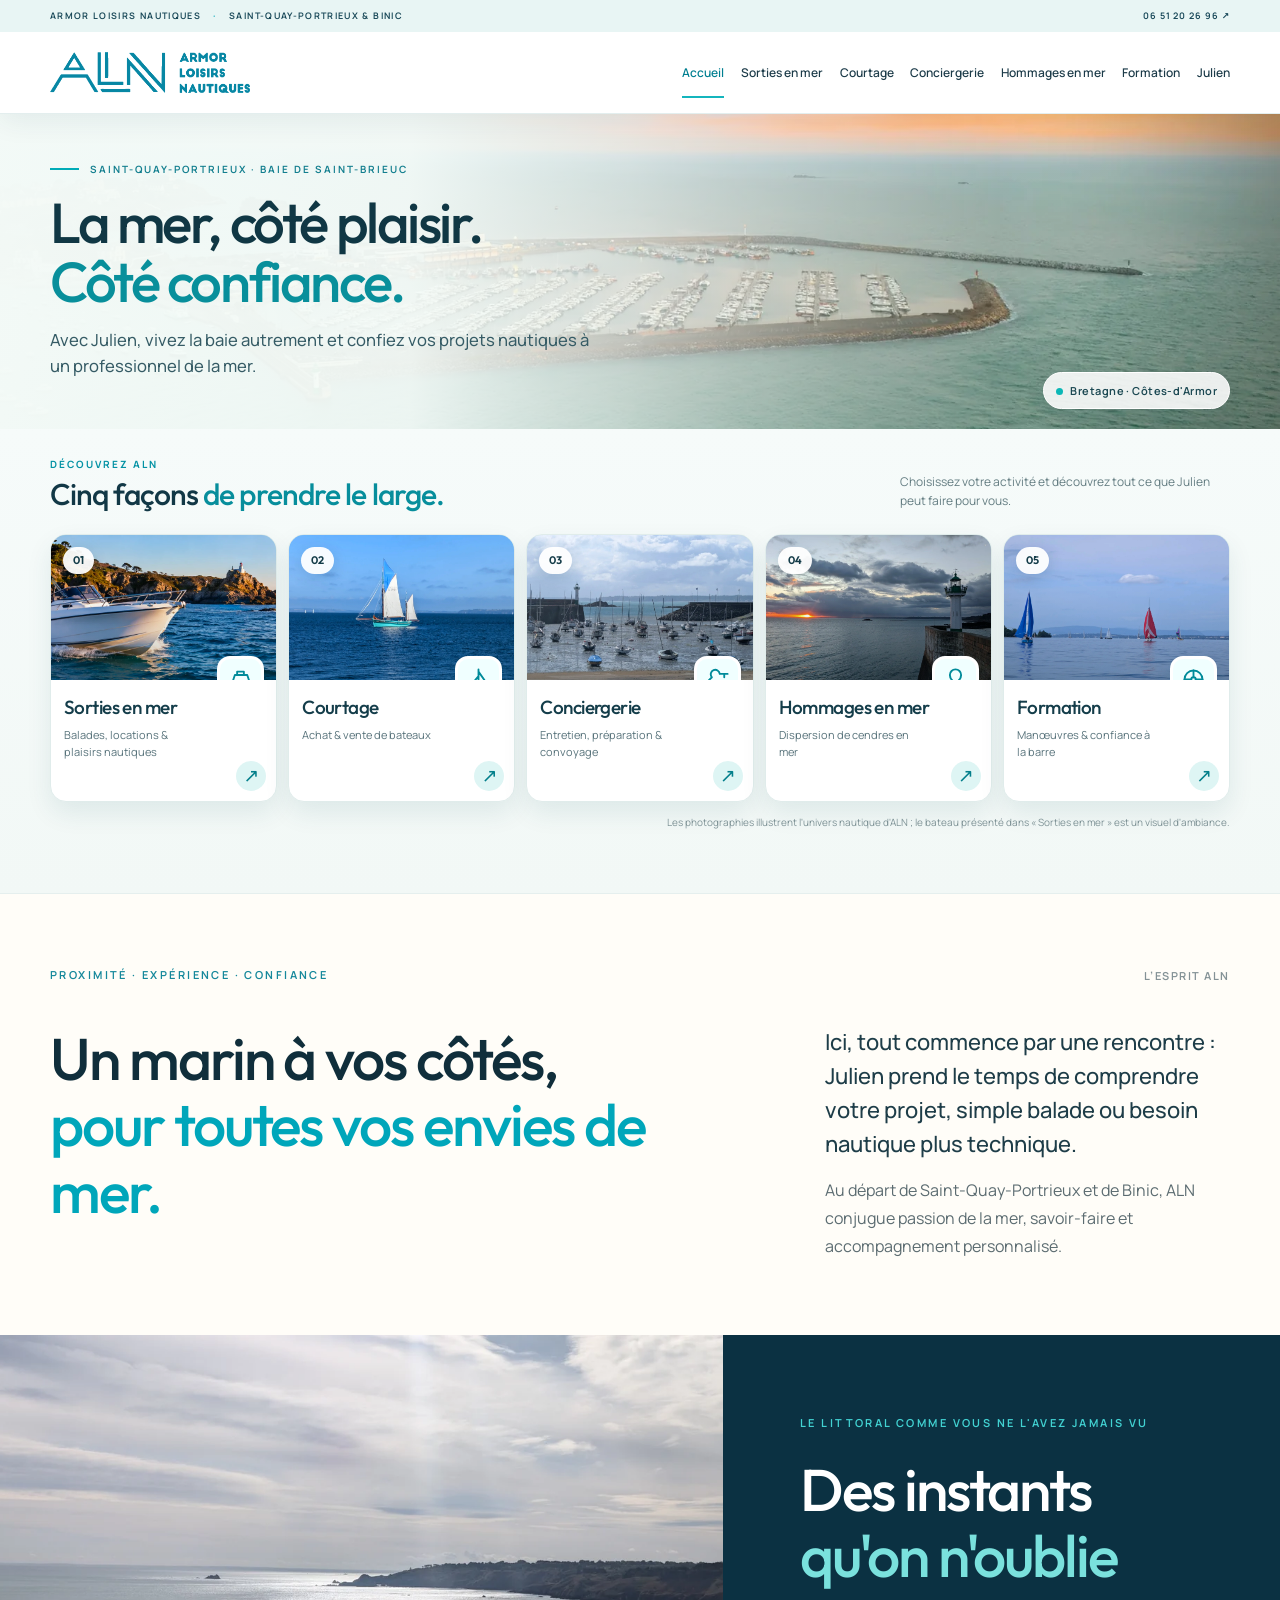
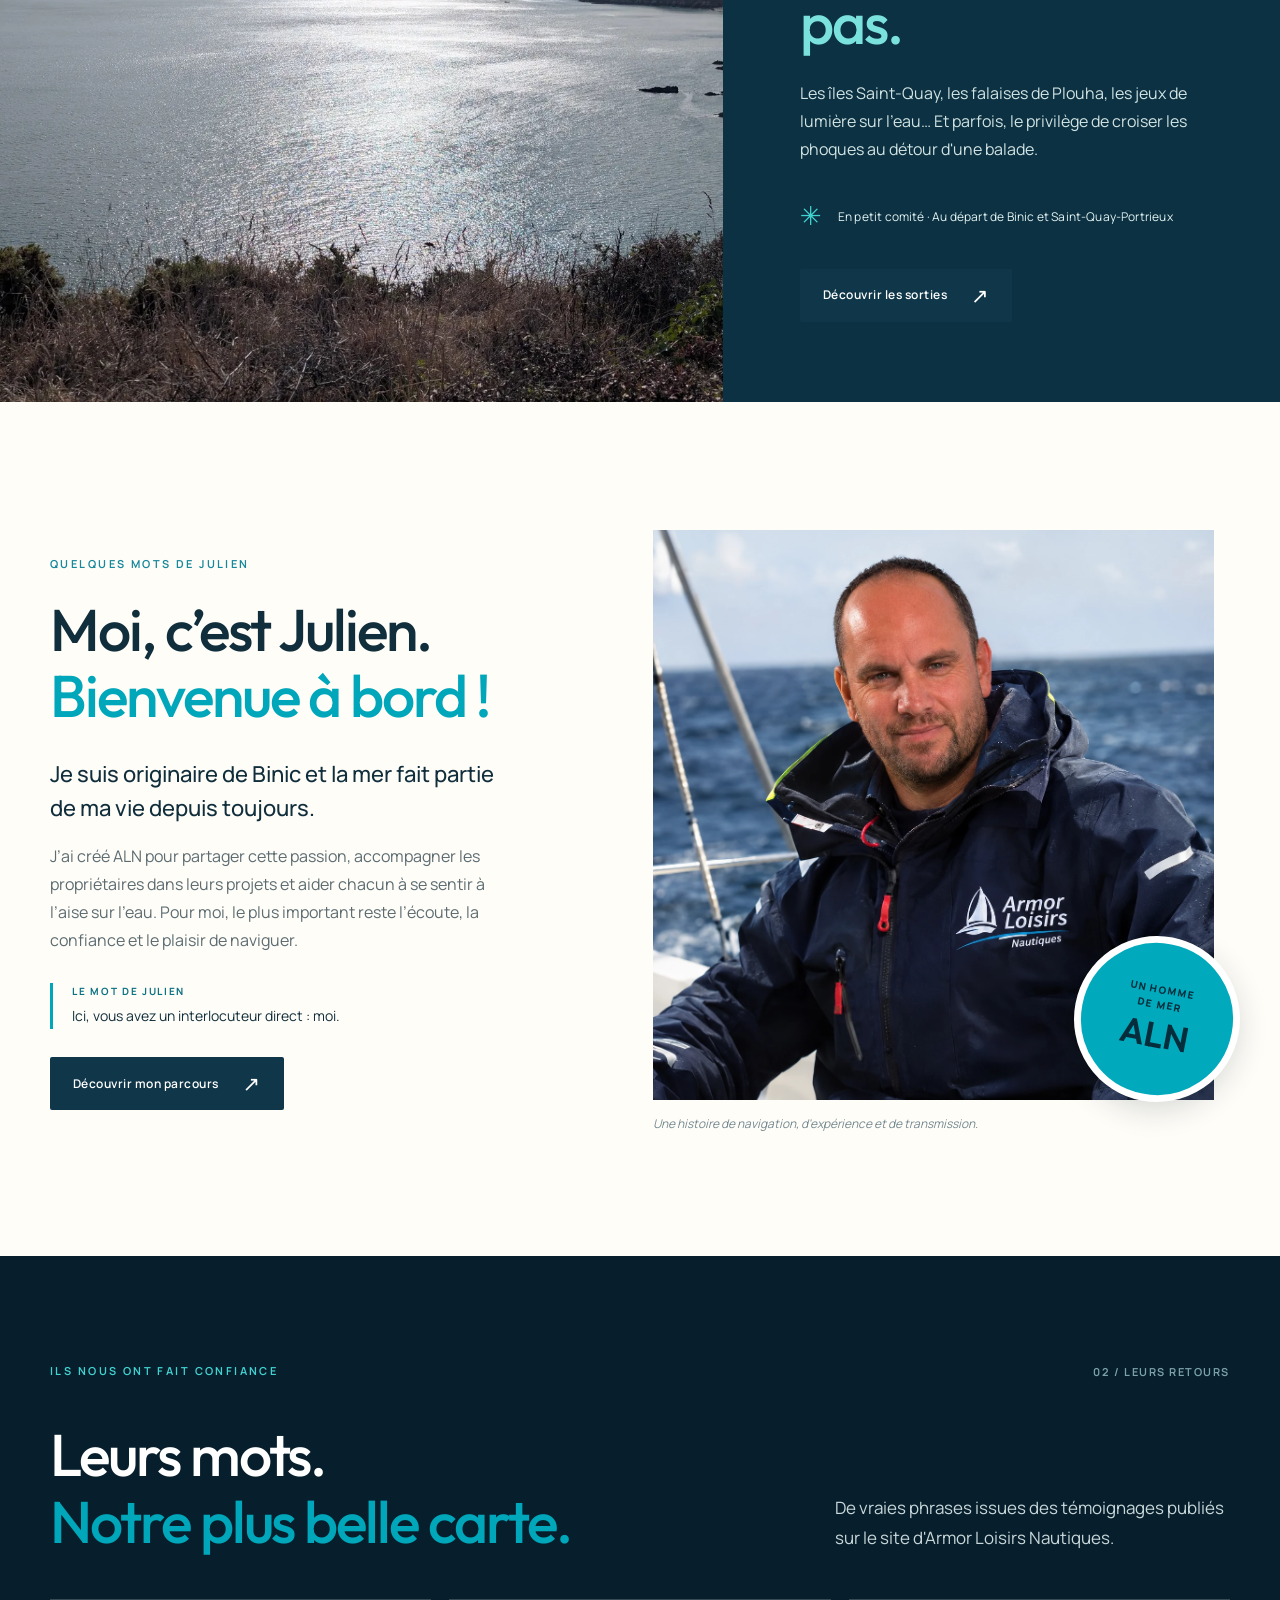
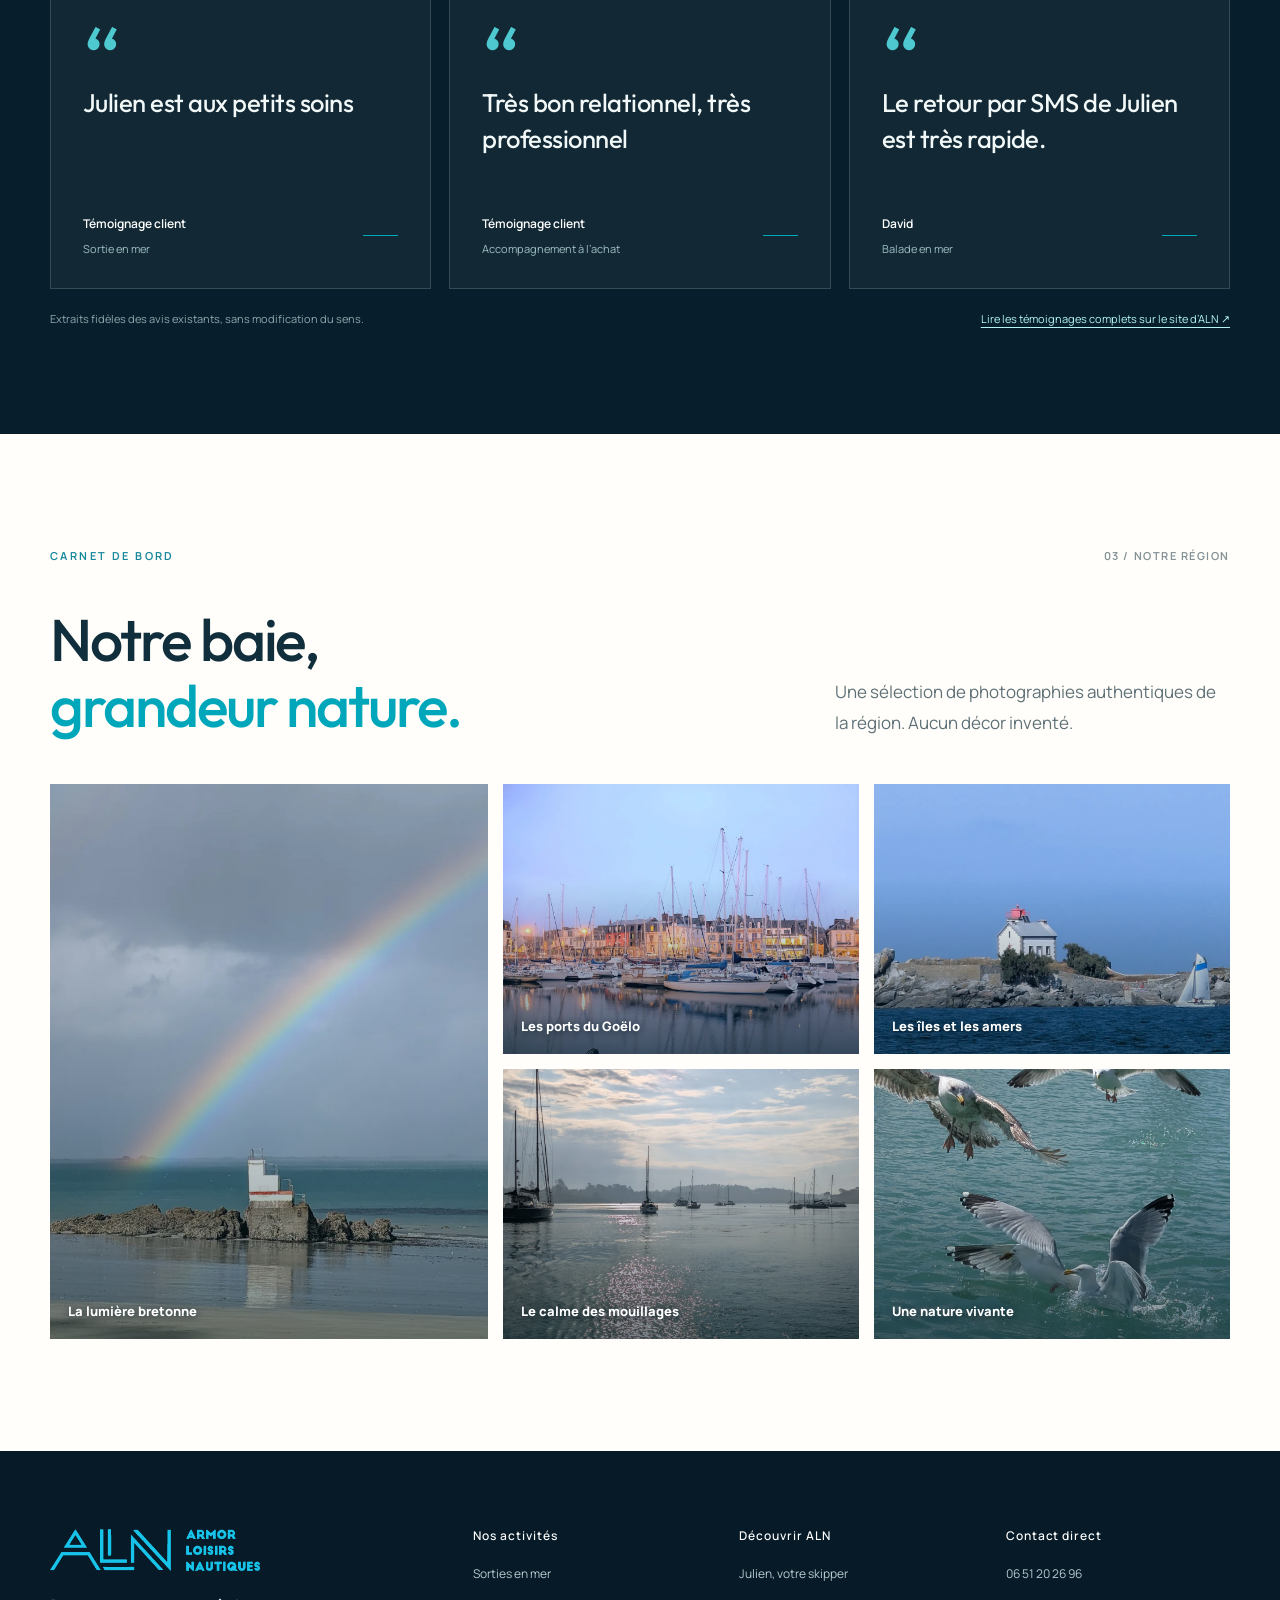
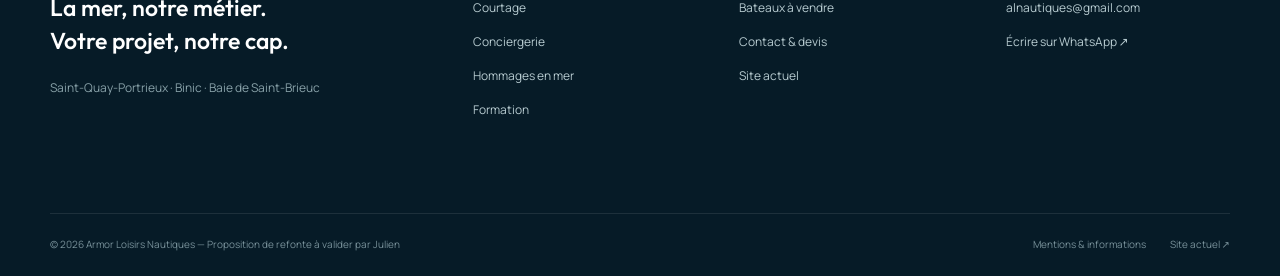
<file: index.html>
<!DOCTYPE html>

<html lang="fr"><head><meta charset="utf-8"/><meta content="width=device-width, initial-scale=1" name="viewport"/><meta content="#092331" name="theme-color"/><meta content="Sorties en mer, courtage de bateaux, conciergerie, hommages en mer et formation nautique avec Julien, en baie de Saint-Brieuc." name="description"/><meta content="website" property="og:type"/><meta content="Armor Loisirs Nautiques à Saint-Quay-Portrieux | ALN" property="og:title"/><meta content="Sorties en mer, courtage de bateaux, conciergerie, hommages en mer et formation nautique avec Julien, en baie de Saint-Brieuc." property="og:description"/><meta content="assets/images/hero-saint-quay.webp" property="og:image"/><link href="assets/favicon.svg" rel="icon" type="image/svg+xml"/><link href="https://fonts.googleapis.com" rel="preconnect"/><link crossorigin="" href="https://fonts.gstatic.com" rel="preconnect"/><link href="https://fonts.googleapis.com/css2?family=Manrope:wght@400;500;600;700;800&amp;family=Outfit:wght@400;500;600;700;800&amp;display=swap" rel="stylesheet"/><link href="assets/css/style.css" rel="stylesheet"/><title>Armor Loisirs Nautiques à Saint-Quay-Portrieux | Armor Loisirs Nautiques</title><link href="assets/css/accueil-v7.css" rel="stylesheet"/></head><body class="" data-design="v7-clair" data-page="index"><a class="skip-link" href="#main">Aller au contenu</a><div class="topline"><div class="container topline-inner"><span>ARMOR LOISIRS NAUTIQUES <b>·</b> SAINT-QUAY-PORTRIEUX &amp; BINIC</span><a href="tel:+33651202696">06 51 20 26 96 <span aria-hidden="true">↗</span></a></div></div>
<header class="site-header" id="header"><div class="container header-inner">
<a aria-label="Armor Loisirs Nautiques, accueil" class="brand" href="index.html"><img alt="ALN Armor Loisirs Nautiques" height="40" src="assets/images/aln-logo.png" width="172"/></a>
<nav aria-label="Navigation principale" class="desktop-nav"><a aria-current="page" class="active" href="index.html">Accueil</a><a href="sorties-en-mer.html">Sorties en mer</a><a href="courtage.html">Courtage</a><a href="conciergerie.html">Conciergerie</a><a href="hommages-en-mer.html">Hommages en mer</a><a href="formation.html">Formation</a><a href="julien.html">Julien</a></nav>
<button aria-controls="mobileNav" aria-expanded="false" aria-label="Ouvrir le menu" class="menu-toggle" id="menuToggle" type="button"><span></span><span></span><span></span></button>
</div><nav aria-label="Navigation mobile" class="mobile-nav" id="mobileNav"><a aria-current="page" class="active" href="index.html">Accueil</a><a href="sorties-en-mer.html">Sorties en mer</a><a href="courtage.html">Courtage</a><a href="conciergerie.html">Conciergerie</a><a href="hommages-en-mer.html">Hommages en mer</a><a href="formation.html">Formation</a><a href="julien.html">Julien</a><a href="contact.html">Contact</a></nav></header><main id="main">

<section aria-labelledby="landing-title" class="landing-hero">
<img alt="Vue aérienne de Saint-Quay-Portrieux et de son port au soleil couchant" class="landing-hero-image" fetchpriority="high" loading="eager" src="assets/images/hero-saint-quay.webp"/>
<div aria-hidden="true" class="landing-hero-shade"></div>
<div class="container landing-hero-content">
<div class="landing-hero-copy">
<span class="landing-overline"><span class="landing-line"></span> SAINT-QUAY-PORTRIEUX · BAIE DE SAINT-BRIEUC</span>
<h1 id="landing-title">La mer, côté plaisir.<br/><span>Côté confiance.</span></h1>
<p>Avec Julien, vivez la baie autrement et confiez vos projets nautiques à un professionnel de la mer.</p>
</div>
<div class="landing-location"><span class="landing-location-dot"></span> Bretagne · Côtes-d'Armor</div>
</div>
</section>
<section aria-labelledby="landing-services-title" class="landing-services" id="activites">
<div class="container">
<div class="landing-services-head">
<div><div class="landing-services-eyebrow">DÉCOUVREZ ALN</div><h2 id="landing-services-title">Cinq façons <span>de prendre le large.</span></h2></div>
<p>Choisissez votre activité et découvrez tout ce que Julien peut faire pour vous.</p>
</div>
<nav aria-label="Les cinq activités Armor Loisirs Nautiques" class="landing-services-grid">
<a class="landing-service" href="sorties-en-mer.html">
<span class="landing-service-photo"><img alt="Bateau à moteur naviguant le long d'une côte rocheuse (visuel d'illustration)" loading="eager" src="assets/images/bateau-moteur-illustration.webp"/><span aria-hidden="true" class="landing-service-chip">01</span><span aria-hidden="true" class="landing-service-icon"><svg viewbox="0 0 24 24"><path d="M3 17l2 2 3-2 3 2 3-2 3 2 4-2M5 14l2-6h11l2 6M9 8V5h6v3"></path></svg></span></span>
<span class="landing-service-detail"><strong>Sorties en mer</strong><small>Balades, locations &amp; plaisirs nautiques</small><span aria-hidden="true" class="landing-service-go">↗</span></span>
</a>
<a class="landing-service" href="courtage.html">
<span class="landing-service-photo"><img alt="Voilier aux voiles blanches sur la mer bleue" loading="eager" src="assets/images/voilier-turquoise.webp"/><span aria-hidden="true" class="landing-service-chip">02</span><span aria-hidden="true" class="landing-service-icon"><svg viewbox="0 0 24 24"><path d="M12 3v16M12 5l7 10h-7M12 9l-5 6h5M4 20c2-1 3-1 5 0s3 1 5 0 3-1 6 0"></path></svg></span></span>
<span class="landing-service-detail"><strong>Courtage</strong><small>Achat &amp; vente de bateaux</small><span aria-hidden="true" class="landing-service-go">↗</span></span>
</a>
<a class="landing-service" href="conciergerie.html">
<span class="landing-service-photo"><img alt="Bateaux au port de Saint-Quay-Portrieux" loading="eager" src="assets/images/port-bleu.webp"/><span aria-hidden="true" class="landing-service-chip">03</span><span aria-hidden="true" class="landing-service-icon"><svg viewbox="0 0 24 24"><path d="M14 7a4 4 0 1 0-7 3l-5 5v3h3v3h3l5-5M14 7h7M18 7v3"></path></svg></span></span>
<span class="landing-service-detail"><strong>Conciergerie</strong><small>Entretien, préparation &amp; convoyage</small><span aria-hidden="true" class="landing-service-go">↗</span></span>
</a>
<a class="landing-service" href="hommages-en-mer.html">
<span class="landing-service-photo"><img alt="Phare sur la jetée de Saint-Quay-Portrieux au coucher du soleil" loading="eager" src="assets/images/phare-coucher.webp"/><span aria-hidden="true" class="landing-service-chip">04</span><span aria-hidden="true" class="landing-service-icon"><svg viewbox="0 0 24 24"><path d="M3 19c3-2 5-2 8 0s5 2 10 0M12 15s-5-3-5-7a5 5 0 0 1 10 0c0 4-5 7-5 7Z"></path></svg></span></span>
<span class="landing-service-detail"><strong>Hommages en mer</strong><small>Dispersion de cendres en mer</small><span aria-hidden="true" class="landing-service-go">↗</span></span>
</a>
<a class="landing-service" href="formation.html">
<span class="landing-service-photo"><img alt="Voiliers à la voile sur une mer calme" loading="eager" src="assets/images/voiliers-en-mer.webp"/><span aria-hidden="true" class="landing-service-chip">05</span><span aria-hidden="true" class="landing-service-icon"><svg viewbox="0 0 24 24"><circle cx="12" cy="12" r="8"></circle><circle cx="12" cy="12" r="2"></circle><path d="M12 4v6M12 14v6M4 12h6M14 12h6"></path></svg></span></span>
<span class="landing-service-detail"><strong>Formation</strong><small>Manœuvres &amp; confiance à la barre</small><span aria-hidden="true" class="landing-service-go">↗</span></span>
</a>
</nav>
<p class="landing-illustration-note">Les photographies illustrent l'univers nautique d'ALN ; le bateau présenté dans « Sorties en mer » est un visuel d'ambiance.</p>
</div>
</section>

<section class="section-intro container reveal"><div class="intro-top"><span class="eyebrow dark">PROXIMITÉ · EXPÉRIENCE · CONFIANCE</span><span class="number-label">L’ESPRIT ALN</span></div><div class="intro-grid"><h2>Un marin à vos côtés,<br/><em>pour toutes vos envies de mer.</em></h2><div><p class="lead">Ici, tout commence par une rencontre : Julien prend le temps de comprendre votre projet, simple balade ou besoin nautique plus technique.</p><p>Au départ de Saint-Quay-Portrieux et de Binic, ALN conjugue passion de la mer, savoir-faire et accompagnement personnalisé.</p></div></div></section>

<section class="feature-section"><div class="feature-photo"><img alt="Panorama de la côte bretonne et de la baie de Saint-Brieuc" class="" decoding="async" loading="lazy" src="assets/images/cote-lumiere.webp"/></div><div class="feature-pane"><span class="eyebrow">LE LITTORAL COMME VOUS NE L'AVEZ JAMAIS VU</span><h2>Des instants<br/><em>qu'on n'oublie pas.</em></h2><p>Les îles Saint-Quay, les falaises de Plouha, les jeux de lumière sur l'eau… Et parfois, le privilège de croiser les phoques au détour d'une balade.</p><div class="feature-detail"><span class="detail-icon">✳</span><span>En petit comité · Au départ de Binic et Saint-Quay-Portrieux</span></div><a class="button button-dark" href="sorties-en-mer.html">Découvrir les sorties <span aria-hidden="true">↗</span></a></div></section>
<section class="section captain-section"><div class="container captain-grid"><div class="captain-text reveal" data-editorial-proposal="true"><span class="eyebrow dark">QUELQUES MOTS DE JULIEN</span><h2>Moi, c’est Julien.<br/><em>Bienvenue à bord !</em></h2><p class="lead">Je suis originaire de Binic et la mer fait partie de ma vie depuis toujours.</p><p>J’ai créé ALN pour partager cette passion, accompagner les propriétaires dans leurs projets et aider chacun à se sentir à l’aise sur l’eau. Pour moi, le plus important reste l’écoute, la confiance et le plaisir de naviguer.</p><div class="captain-line"><b>LE MOT DE JULIEN</b><span>Ici, vous avez un interlocuteur direct : moi.</span></div><a class="button button-dark" href="julien.html">Découvrir mon parcours <span aria-hidden="true">↗</span></a></div><div class="captain-visual reveal"><div class="captain-photo"><img alt="Portrait de Julien à bord, vêtu de son blouson Armor Loisirs Nautiques" class="portrait-julien" decoding="async" height="1312" loading="lazy" src="assets/images/portrait-julien.webp" width="1199"/></div><div class="captain-stamp"><span>UN HOMME<br/>DE MER</span><b>ALN</b></div><p>Une histoire de navigation, d'expérience et de transmission.</p></div></div></section>
<section class="testimonials-section"><div class="container"><div class="section-topline"><span class="eyebrow">ILS NOUS ONT FAIT CONFIANCE</span><span class="number-label light">02 / LEURS RETOURS</span></div><div class="section-heading row-head light"><h2>Leurs mots.<br/><em>Notre plus belle carte.</em></h2><p>De vraies phrases issues des témoignages publiés sur le site d'Armor Loisirs Nautiques.</p></div><div class="reviews-grid"><article class="review-card"><span aria-hidden="true" class="review-mark">“</span><blockquote>Julien est aux petits soins</blockquote><div class="review-bottom"><span><strong>Témoignage client</strong><small>Sortie en mer</small></span><span aria-hidden="true" class="review-line"></span></div></article><article class="review-card"><span aria-hidden="true" class="review-mark">“</span><blockquote>Très bon relationnel, très professionnel</blockquote><div class="review-bottom"><span><strong>Témoignage client</strong><small>Accompagnement à l’achat</small></span><span aria-hidden="true" class="review-line"></span></div></article><article class="review-card"><span aria-hidden="true" class="review-mark">“</span><blockquote>Le retour par SMS de Julien est très rapide.</blockquote><div class="review-bottom"><span><strong>David</strong><small>Balade en mer</small></span><span aria-hidden="true" class="review-line"></span></div></article></div><div class="reviews-foot"><span>Extraits fidèles des avis existants, sans modification du sens.</span><a href="https://www.armorloisirsnautiques.fr/" rel="noopener" target="_blank">Lire les témoignages complets sur le site d’ALN ↗</a></div></div></section>
<section class="section gallery-section"><div class="container"><div class="section-topline"><span class="eyebrow dark">CARNET DE BORD</span><span class="number-label">03 / NOTRE RÉGION</span></div><div class="section-heading row-head"><h2>Notre baie,<br/><em>grandeur nature.</em></h2><p>Une sélection de photographies authentiques de la région. Aucun décor inventé.</p></div><div class="gallery-grid">
<figure class="gallery-main reveal"><img alt="Arc-en-ciel sur un îlot à marée basse" class="" decoding="async" loading="lazy" src="assets/images/arc-en-ciel.webp"/><figcaption>La lumière bretonne</figcaption></figure>
<figure class="gallery-small reveal"><img alt="Port éclairé à la tombée du jour" class="" decoding="async" loading="lazy" src="assets/images/port-rose.webp"/><figcaption>Les ports du Goëlo</figcaption></figure>
<figure class="gallery-small reveal"><img alt="Phare sur un îlot rocheux et petit voilier" class="" decoding="async" loading="lazy" src="assets/images/ile-phare.webp"/><figcaption>Les îles et les amers</figcaption></figure>
<figure class="gallery-wide reveal"><img alt="Voiliers au mouillage sur une mer scintillante" class="" decoding="async" loading="lazy" src="assets/images/baie-au-matin.webp"/><figcaption>Le calme des mouillages</figcaption></figure>
<figure class="gallery-small reveal"><img alt="Goélands en vol au-dessus de la mer" class="" decoding="async" loading="lazy" src="assets/images/oiseaux.webp"/><figcaption>Une nature vivante</figcaption></figure>
</div></div></section></main><footer class="site-footer"><div class="container footer-main"><div class="footer-brand"><img alt="Armor Loisirs Nautiques" height="60" src="assets/images/aln-logo.png" width="210"/><p>La mer, notre métier.<br/>Votre projet, notre cap.</p><span class="footer-location">Saint-Quay-Portrieux · Binic · Baie de Saint-Brieuc</span></div><div class="footer-col"><h3>Nos activités</h3><a href="sorties-en-mer.html">Sorties en mer</a><a href="courtage.html">Courtage</a><a href="conciergerie.html">Conciergerie</a><a href="hommages-en-mer.html">Hommages en mer</a><a href="formation.html">Formation</a></div><div class="footer-col"><h3>Découvrir ALN</h3><a href="julien.html">Julien, votre skipper</a><a href="https://www.armorloisirsnautiques.fr/nos-bateaux-en-vente" rel="noopener" target="_blank">Bateaux à vendre</a><a href="contact.html">Contact &amp; devis</a><a href="https://www.armorloisirsnautiques.fr/" rel="noopener" target="_blank">Site actuel</a></div><div class="footer-col"><h3>Contact direct</h3><a href="tel:+33651202696">06 51 20 26 96</a><a href="mailto:alnautiques@gmail.com">alnautiques@gmail.com</a><a href="https://api.whatsapp.com/send?phone=33651202696" rel="noopener" target="_blank">Écrire sur WhatsApp ↗</a></div></div><div class="container footer-bottom"><span>© <span id="year">2026</span> Armor Loisirs Nautiques — Proposition de refonte à valider par Julien</span><div><a href="mentions.html">Mentions &amp; informations</a><a href="https://www.armorloisirsnautiques.fr/" rel="noopener" target="_blank">Site actuel ↗</a></div></div></footer><script defer="" src="assets/js/site.js"></script></body></html>
</file>
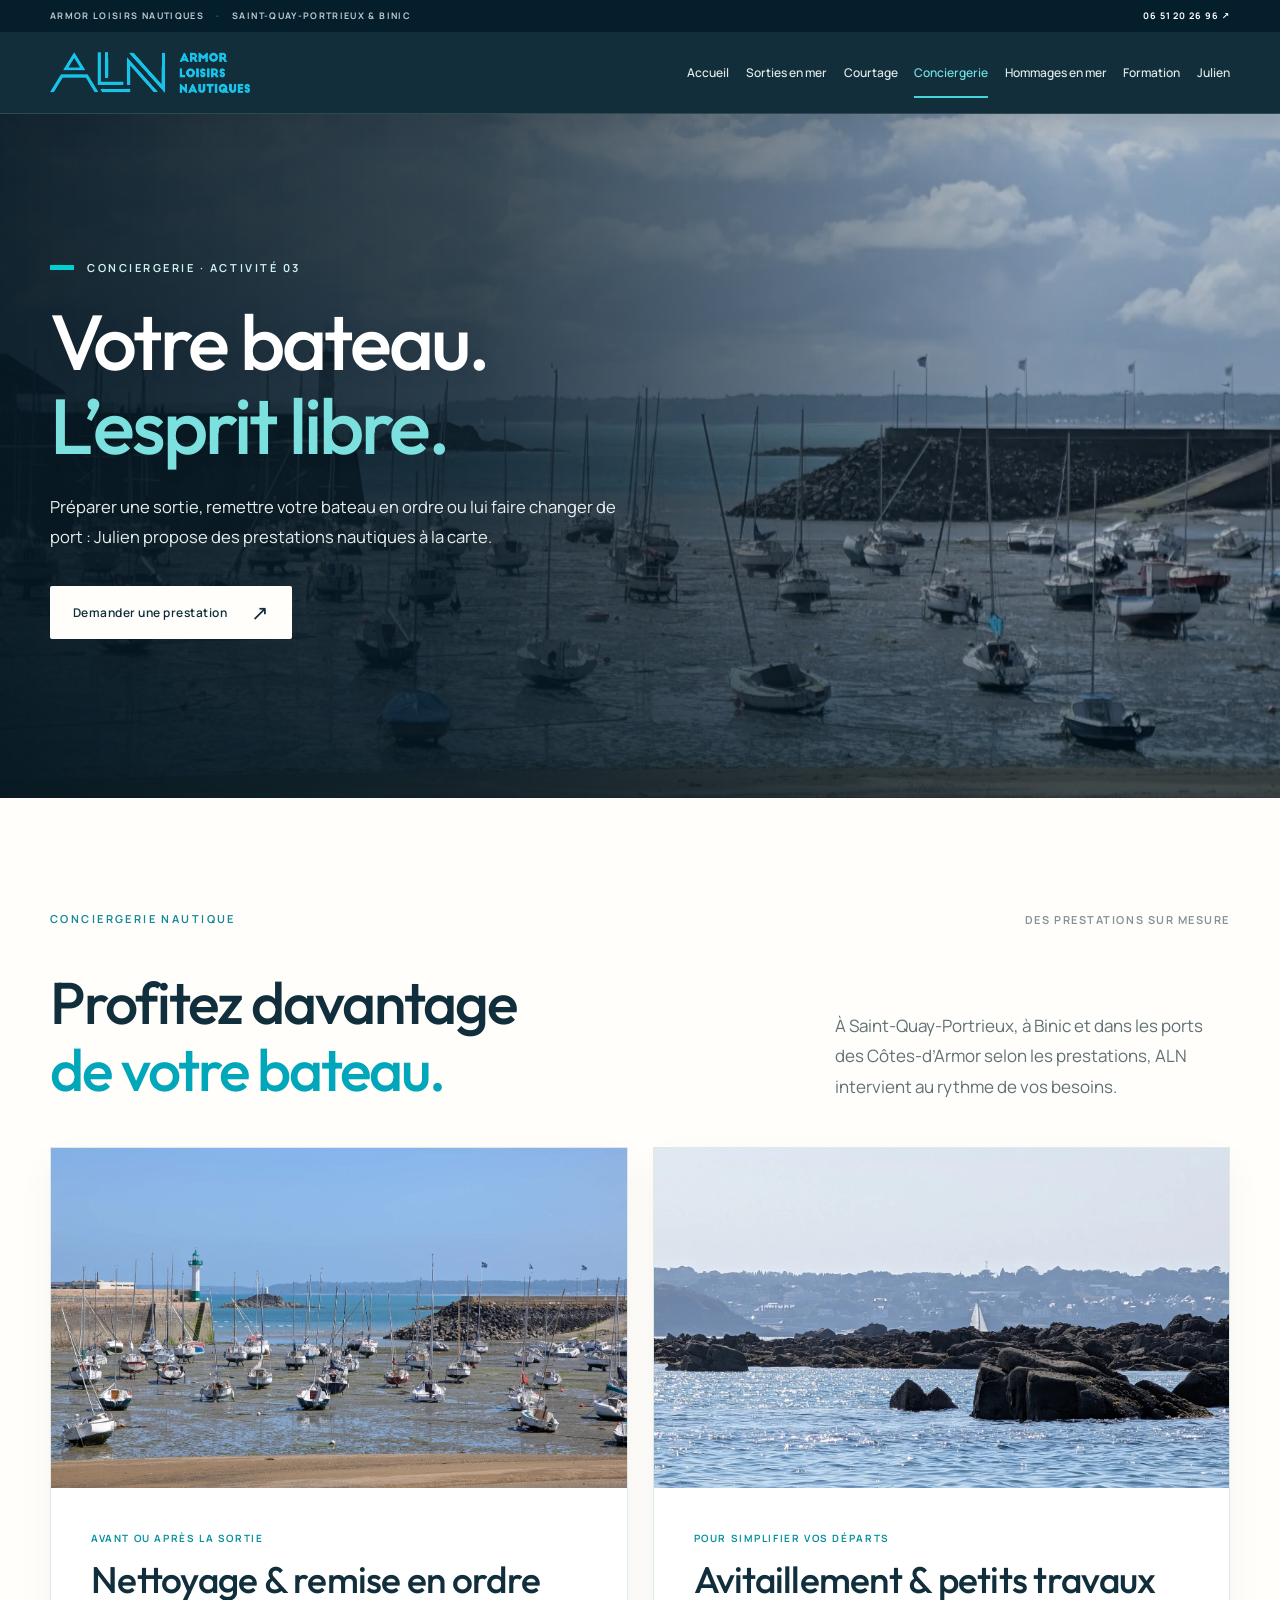
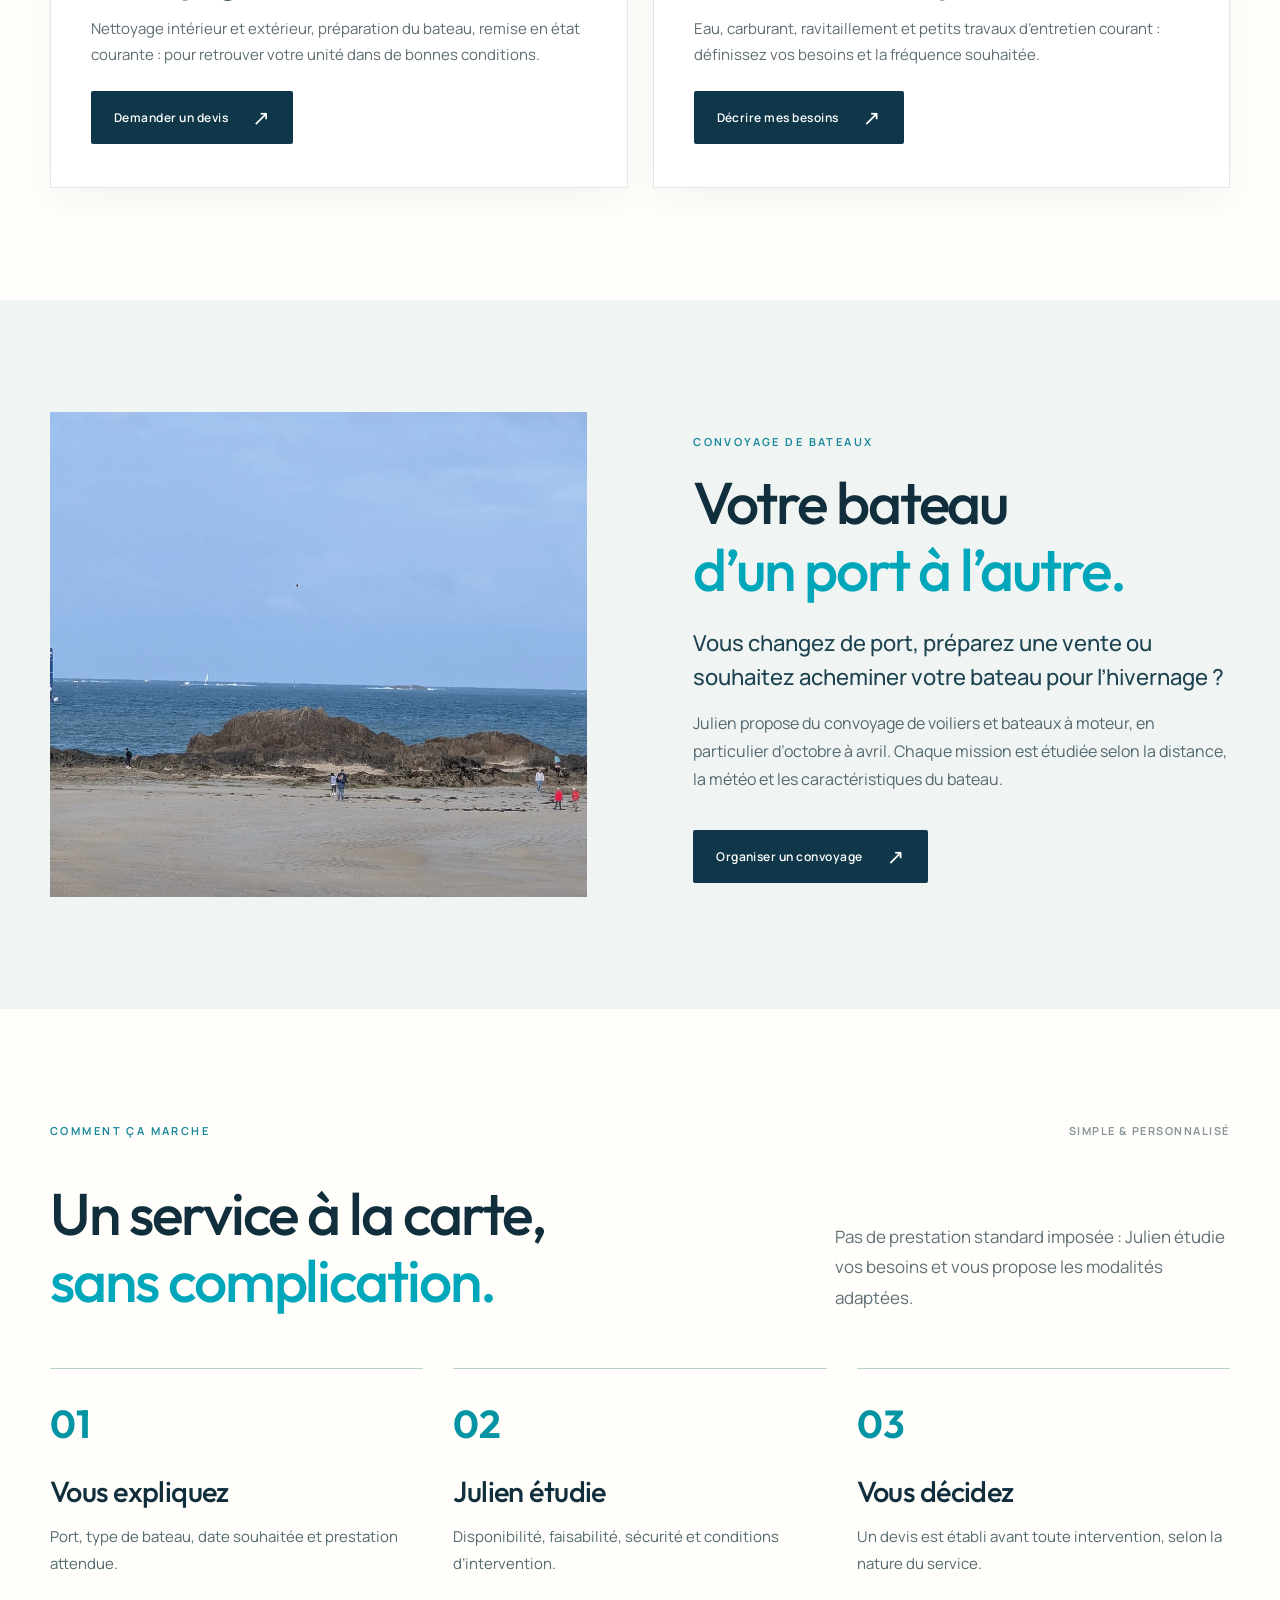
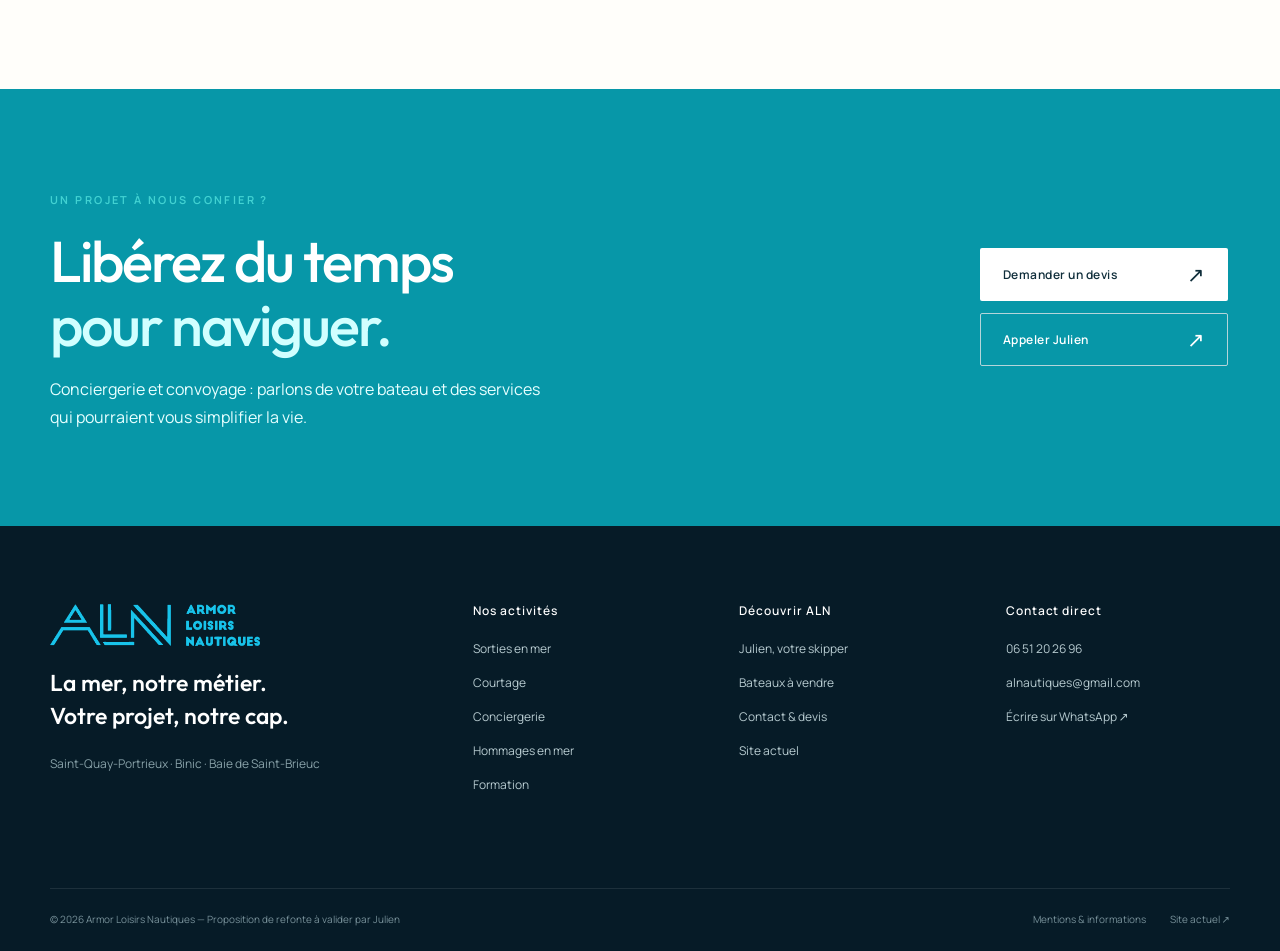
<file: conciergerie.html>
<!DOCTYPE html>

<html lang="fr"><head><meta charset="utf-8"/><meta content="width=device-width, initial-scale=1" name="viewport"/><meta content="#092331" name="theme-color"/><meta content="Conciergerie nautique, entretien courant, avitaillement et convoyage de bateaux en Côtes-d’Armor avec Julien." name="description"/><meta content="website" property="og:type"/><meta content="Conciergerie &amp; convoyage | ALN" property="og:title"/><meta content="Conciergerie nautique, entretien courant, avitaillement et convoyage de bateaux en Côtes-d’Armor avec Julien." property="og:description"/><meta content="assets/images/hero-saint-quay.webp" property="og:image"/><link href="assets/favicon.svg" rel="icon" type="image/svg+xml"/><link href="https://fonts.googleapis.com" rel="preconnect"/><link crossorigin="" href="https://fonts.gstatic.com" rel="preconnect"/><link href="https://fonts.googleapis.com/css2?family=Manrope:wght@400;500;600;700;800&amp;family=Outfit:wght@400;500;600;700;800&amp;display=swap" rel="stylesheet"/><link href="assets/css/style.css" rel="stylesheet"/><title>Conciergerie &amp; convoyage | Armor Loisirs Nautiques</title></head><body class="" data-page="conciergerie"><a class="skip-link" href="#main">Aller au contenu</a><div class="topline"><div class="container topline-inner"><span>ARMOR LOISIRS NAUTIQUES <b>·</b> SAINT-QUAY-PORTRIEUX &amp; BINIC</span><a href="tel:+33651202696">06 51 20 26 96 <span aria-hidden="true">↗</span></a></div></div>
<header class="site-header" id="header"><div class="container header-inner">
<a aria-label="Armor Loisirs Nautiques, accueil" class="brand" href="index.html"><img alt="ALN Armor Loisirs Nautiques" height="40" src="assets/images/aln-logo.png" width="172"/></a>
<nav aria-label="Navigation principale" class="desktop-nav"><a href="index.html">Accueil</a><a href="sorties-en-mer.html">Sorties en mer</a><a href="courtage.html">Courtage</a><a aria-current="page" class="active" href="conciergerie.html">Conciergerie</a><a href="hommages-en-mer.html">Hommages en mer</a><a href="formation.html">Formation</a><a href="julien.html">Julien</a></nav>

<button aria-controls="mobileNav" aria-expanded="false" aria-label="Ouvrir le menu" class="menu-toggle" id="menuToggle" type="button"><span></span><span></span><span></span></button>
</div><nav aria-label="Navigation mobile" class="mobile-nav" id="mobileNav"><a href="index.html">Accueil</a><a href="sorties-en-mer.html">Sorties en mer</a><a href="courtage.html">Courtage</a><a aria-current="page" class="active" href="conciergerie.html">Conciergerie</a><a href="hommages-en-mer.html">Hommages en mer</a><a href="formation.html">Formation</a><a href="julien.html">Julien</a><a href="contact.html">Contact</a></nav></header><main id="main"><section aria-label="Votre bateau.&lt;br&gt;&lt;em&gt;L’esprit libre.&lt;/em&gt;" class="hero hero-inner"><div class="hero-photo"><img alt="Voiliers alignés dans un port de plaisance" decoding="async" loading="eager" src="assets/images/port-bleu.webp"/></div><div class="hero-overlay"></div><div class="container hero-content"><span class="hero-kicker"><i></i>CONCIERGERIE · ACTIVITÉ 03</span><h1>Votre bateau.<br/><em>L’esprit libre.</em></h1><p>Préparer une sortie, remettre votre bateau en ordre ou lui faire changer de port : Julien propose des prestations nautiques à la carte.</p><div class="hero-actions"><a class="button button-white" href="contact.html?objet=Conciergerie">Demander une prestation <span aria-hidden="true">↗</span></a></div></div></section><section class="section"><div class="container"><div class="section-topline"><span class="eyebrow dark">CONCIERGERIE NAUTIQUE</span><span class="number-label">DES PRESTATIONS SUR MESURE</span></div><div class="section-heading row-head"><h2>Profitez davantage<br/><em>de votre bateau.</em></h2><p>À Saint-Quay-Portrieux, à Binic et dans les ports des Côtes-d’Armor selon les prestations, ALN intervient au rythme de vos besoins.</p></div><div class="service-grid"><article class="service-card"><div class="service-media"><img alt="Bateaux au mouillage dans un port breton" decoding="async" loading="lazy" src="assets/images/port-maree-basse.webp"/></div><div class="service-content"><span class="mini-tag">AVANT OU APRÈS LA SORTIE</span><h3>Nettoyage &amp; remise en ordre</h3><p>Nettoyage intérieur et extérieur, préparation du bateau, remise en état courante : pour retrouver votre unité dans de bonnes conditions.</p><a class="button button-dark" href="contact.html?objet=Conciergerie">Demander un devis <span aria-hidden="true">↗</span></a></div></article><article class="service-card"><div class="service-media"><img alt="Côte rocheuse observée depuis la mer" decoding="async" loading="lazy" src="assets/images/roches-marines.webp"/></div><div class="service-content"><span class="mini-tag">POUR SIMPLIFIER VOS DÉPARTS</span><h3>Avitaillement &amp; petits travaux</h3><p>Eau, carburant, ravitaillement et petits travaux d’entretien courant : définissez vos besoins et la fréquence souhaitée.</p><a class="button button-dark" href="contact.html?objet=Conciergerie">Décrire mes besoins <span aria-hidden="true">↗</span></a></div></article></div></div></section><section class="section section-soft" id="convoyage"><div class="container split-story"><div class="split-media"><img alt="Voilier en navigation le long de la côte" decoding="async" loading="lazy" src="assets/images/littoral-voilier.webp"/></div><div class="split-copy"><span class="eyebrow dark">CONVOYAGE DE BATEAUX</span><h2>Votre bateau<br/><em>d’un port à l’autre.</em></h2><p class="lead">Vous changez de port, préparez une vente ou souhaitez acheminer votre bateau pour l’hivernage ?</p><p>Julien propose du convoyage de voiliers et bateaux à moteur, en particulier d’octobre à avril. Chaque mission est étudiée selon la distance, la météo et les caractéristiques du bateau.</p><a class="button button-dark" href="contact.html?objet=Convoyage">Organiser un convoyage <span aria-hidden="true">↗</span></a></div></div></section><section class="section"><div class="container"><div class="section-topline"><span class="eyebrow dark">COMMENT ÇA MARCHE</span><span class="number-label">SIMPLE &amp; PERSONNALISÉ</span></div><div class="section-heading row-head"><h2>Un service à la carte,<br/><em>sans complication.</em></h2><p>Pas de prestation standard imposée : Julien étudie vos besoins et vous propose les modalités adaptées.</p></div><div class="steps-grid"><div><span>01</span><h3>Vous expliquez</h3><p>Port, type de bateau, date souhaitée et prestation attendue.</p></div><div><span>02</span><h3>Julien étudie</h3><p>Disponibilité, faisabilité, sécurité et conditions d’intervention.</p></div><div><span>03</span><h3>Vous décidez</h3><p>Un devis est établi avant toute intervention, selon la nature du service.</p></div></div></div></section><section class="cta-band cta-activity"><div class="container cta-row"><div><span class="eyebrow">UN PROJET À NOUS CONFIER ?</span><h2>Libérez du temps<br/><em>pour naviguer.</em></h2><p>Conciergerie et convoyage : parlons de votre bateau et des services qui pourraient vous simplifier la vie.</p></div><div class="cta-actions"><a class="button button-light" href="contact.html?objet=Conciergerie">Demander un devis <span aria-hidden="true">↗</span></a><a class="button button-outline-light" href="tel:+33651202696">Appeler Julien <span aria-hidden="true">↗</span></a></div></div></section></main><footer class="site-footer"><div class="container footer-main"><div class="footer-brand"><img alt="Armor Loisirs Nautiques" height="60" src="assets/images/aln-logo.png" width="210"/><p>La mer, notre métier.<br/>Votre projet, notre cap.</p><span class="footer-location">Saint-Quay-Portrieux · Binic · Baie de Saint-Brieuc</span></div><div class="footer-col"><h3>Nos activités</h3><a href="sorties-en-mer.html">Sorties en mer</a><a href="courtage.html">Courtage</a><a href="conciergerie.html">Conciergerie</a><a href="hommages-en-mer.html">Hommages en mer</a><a href="formation.html">Formation</a></div><div class="footer-col"><h3>Découvrir ALN</h3><a href="julien.html">Julien, votre skipper</a><a href="https://www.armorloisirsnautiques.fr/nos-bateaux-en-vente" rel="noopener" target="_blank">Bateaux à vendre</a><a href="contact.html">Contact &amp; devis</a><a href="https://www.armorloisirsnautiques.fr/" rel="noopener" target="_blank">Site actuel</a></div><div class="footer-col"><h3>Contact direct</h3><a href="tel:+33651202696">06 51 20 26 96</a><a href="mailto:alnautiques@gmail.com">alnautiques@gmail.com</a><a href="https://api.whatsapp.com/send?phone=33651202696" rel="noopener" target="_blank">Écrire sur WhatsApp ↗</a></div></div><div class="container footer-bottom"><span>© <span id="year">2026</span> Armor Loisirs Nautiques — Proposition de refonte à valider par Julien</span><div><a href="mentions.html">Mentions &amp; informations</a><a href="https://www.armorloisirsnautiques.fr/" rel="noopener" target="_blank">Site actuel ↗</a></div></div></footer><script defer="" src="assets/js/site.js"></script></body></html>
</file>
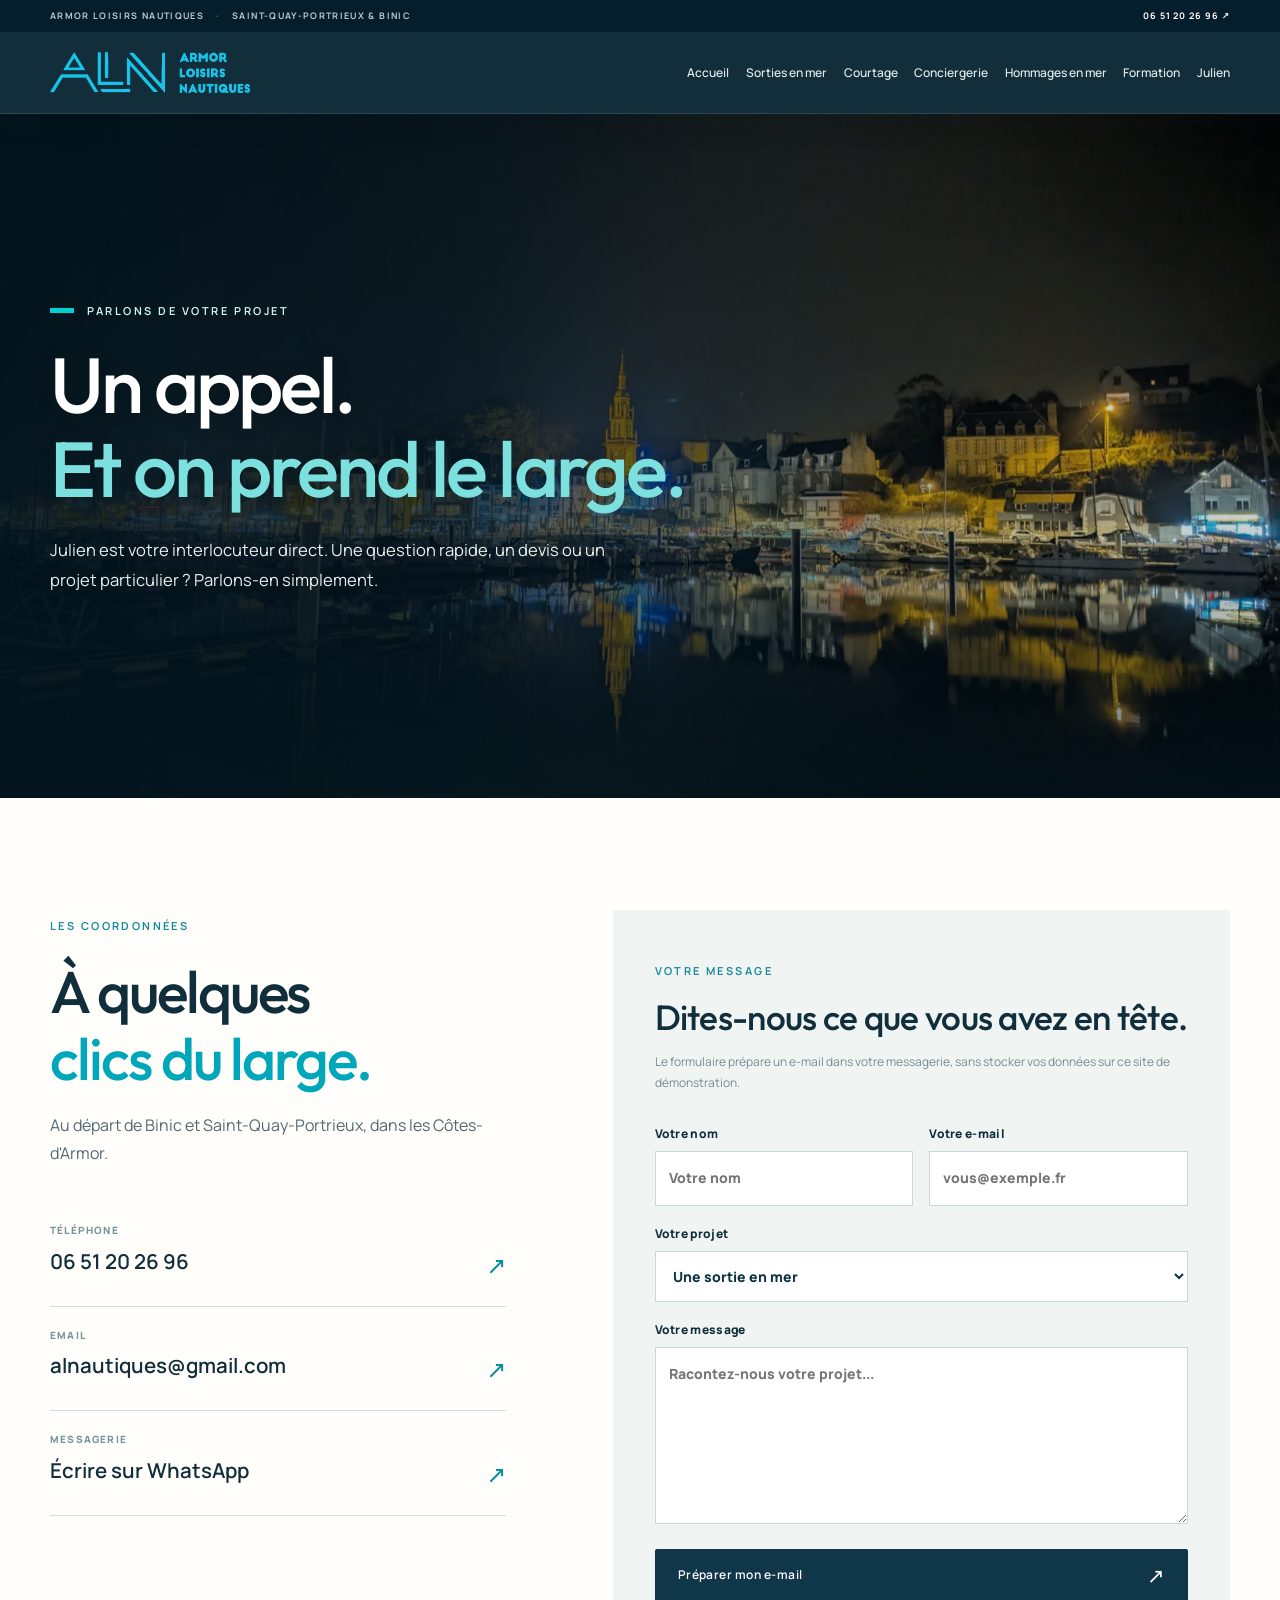
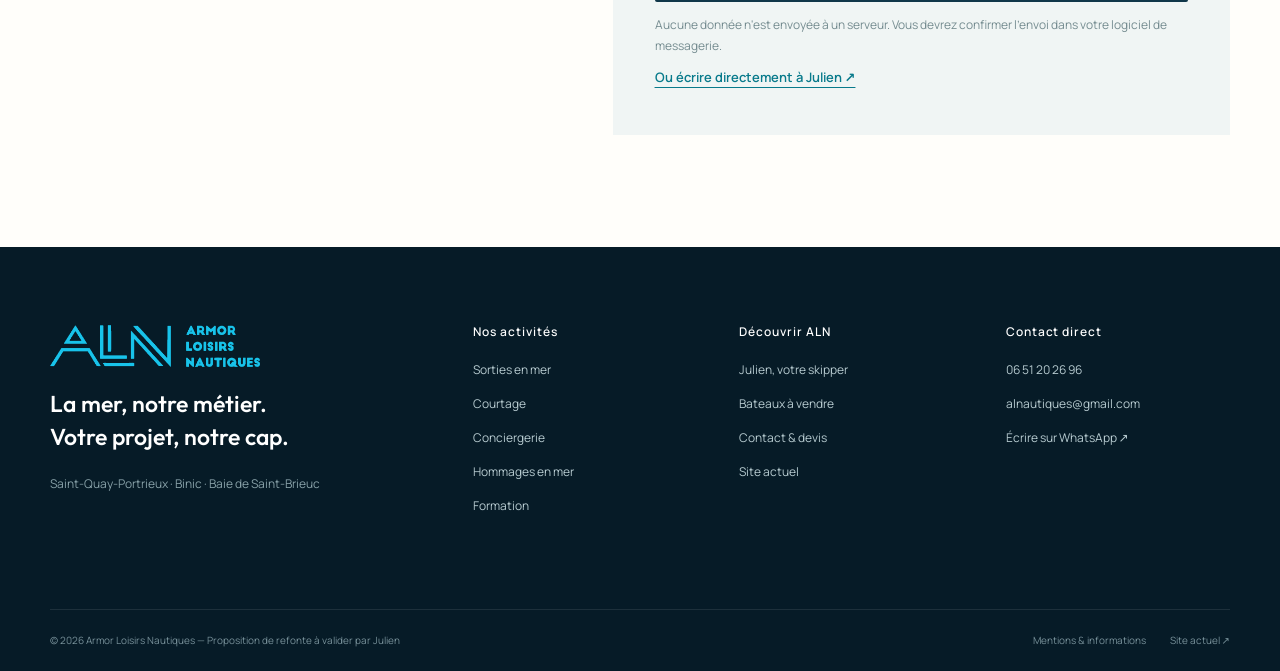
<file: contact.html>
<!DOCTYPE html>
<html lang="fr"><head><meta charset="utf-8"/><meta content="width=device-width, initial-scale=1" name="viewport"/><meta content="#092331" name="theme-color"/><meta content="Contactez Armor Loisirs Nautiques pour un devis de courtage, formation, conciergerie, convoyage, sortie ou hommage en mer." name="description"/><meta content="website" property="og:type"/><meta content="Contactez Julien | ALN" property="og:title"/><meta content="Contactez Armor Loisirs Nautiques pour un devis de courtage, formation, conciergerie, convoyage, sortie ou hommage en mer." property="og:description"/><meta content="assets/images/hero-saint-quay.webp" property="og:image"/><link href="assets/favicon.svg" rel="icon" type="image/svg+xml"/><link href="https://fonts.googleapis.com" rel="preconnect"/><link crossorigin="" href="https://fonts.gstatic.com" rel="preconnect"/><link href="https://fonts.googleapis.com/css2?family=Manrope:wght@400;500;600;700;800&amp;family=Outfit:wght@400;500;600;700;800&amp;display=swap" rel="stylesheet"/><link href="assets/css/style.css" rel="stylesheet"/><title>Contactez Julien | Armor Loisirs Nautiques</title></head><body class="" data-page="contact"><a class="skip-link" href="#main">Aller au contenu</a><div class="topline"><div class="container topline-inner"><span>ARMOR LOISIRS NAUTIQUES <b>·</b> SAINT-QUAY-PORTRIEUX &amp; BINIC</span><a href="tel:+33651202696">06 51 20 26 96 <span aria-hidden="true">↗</span></a></div></div>
<header class="site-header" id="header"><div class="container header-inner">
<a aria-label="Armor Loisirs Nautiques, accueil" class="brand" href="index.html"><img alt="ALN Armor Loisirs Nautiques" height="40" src="assets/images/aln-logo.png" width="172"/></a>
<nav aria-label="Navigation principale" class="desktop-nav"><a href="index.html">Accueil</a><a href="sorties-en-mer.html">Sorties en mer</a><a href="courtage.html">Courtage</a><a href="conciergerie.html">Conciergerie</a><a href="hommages-en-mer.html">Hommages en mer</a><a href="formation.html">Formation</a><a href="julien.html">Julien</a></nav>

<button aria-controls="mobileNav" aria-expanded="false" aria-label="Ouvrir le menu" class="menu-toggle" id="menuToggle" type="button"><span></span><span></span><span></span></button>
</div><nav aria-label="Navigation mobile" class="mobile-nav" id="mobileNav"><a href="index.html">Accueil</a><a href="sorties-en-mer.html">Sorties en mer</a><a href="courtage.html">Courtage</a><a href="conciergerie.html">Conciergerie</a><a href="hommages-en-mer.html">Hommages en mer</a><a href="formation.html">Formation</a><a href="julien.html">Julien</a><a href="contact.html">Contact</a></nav></header><main id="main">
<section aria-label="Contacter Armor Loisirs Nautiques" class="hero hero-inner hero-contact"><div class="hero-photo"><img alt="Port de Saint-Quay-Portrieux illuminé pendant la nuit" class="" decoding="async" loading="eager" src="assets/images/saint-quay-nuit.webp"/></div><div class="hero-overlay"></div><div class="container hero-content"><span class="hero-kicker"><i></i> PARLONS DE VOTRE PROJET</span><h1>Un appel.<br/><em>Et on prend le large.</em></h1><p>Julien est votre interlocuteur direct. Une question rapide, un devis ou un projet particulier ? Parlons-en simplement.</p></div></section>
<section class="section contact-section"><div class="container contact-grid"><div class="contact-info"><span class="eyebrow dark">LES COORDONNÉES</span><h2>À quelques<br/><em>clics du large.</em></h2><p>Au départ de Binic et Saint-Quay-Portrieux, dans les Côtes-d'Armor.</p><div class="contact-links"><a href="tel:+33651202696"><small>TÉLÉPHONE</small><strong>06 51 20 26 96</strong><span>↗</span></a><a href="mailto:alnautiques@gmail.com"><small>EMAIL</small><strong>alnautiques@gmail.com</strong><span>↗</span></a><a href="https://api.whatsapp.com/send?phone=33651202696" rel="noopener" target="_blank"><small>MESSAGERIE</small><strong>Écrire sur WhatsApp</strong><span>↗</span></a></div></div><div class="contact-form-block"><div class="form-head"><span class="eyebrow dark">VOTRE MESSAGE</span><h3>Dites-nous ce que vous avez en tête.</h3><p>Le formulaire prépare un e-mail dans votre messagerie, sans stocker vos données sur ce site de démonstration.</p></div><form id="contactForm"><div class="form-two"><label>Votre nom<input name="nom" placeholder="Votre nom" required="" type="text"/></label><label>Votre e-mail<input name="email" placeholder="vous@exemple.fr" required="" type="email"/></label></div><label>Votre projet<select id="subject" name="objet"><option value="Une sortie en mer">Une sortie en mer</option><option value="Location / jet-ski">Location / jet-ski</option><option value="Acheter un bateau">Acheter un bateau</option><option value="Vendre mon bateau">Vendre mon bateau</option><option value="Conciergerie">Conciergerie</option><option value="Coaching nautique">Coaching nautique</option><option value="Convoyage">Convoyage</option><option value="Hommage en mer">Hommage en mer</option><option value="Autre demande">Autre demande</option></select></label><label>Votre message<textarea name="message" placeholder="Racontez-nous votre projet..." required="" rows="6"></textarea></label><button class="button button-dark" type="submit">Préparer mon e-mail <span>↗</span></button><p class="form-note">Aucune donnée n'est envoyée à un serveur. Vous devrez confirmer l'envoi dans votre logiciel de messagerie.</p><a class="text-link" href="mailto:alnautiques@gmail.com">Ou écrire directement à Julien ↗</a></form></div></div></section></main><footer class="site-footer"><div class="container footer-main"><div class="footer-brand"><img alt="Armor Loisirs Nautiques" height="60" src="assets/images/aln-logo.png" width="210"/><p>La mer, notre métier.<br/>Votre projet, notre cap.</p><span class="footer-location">Saint-Quay-Portrieux · Binic · Baie de Saint-Brieuc</span></div><div class="footer-col"><h3>Nos activités</h3><a href="sorties-en-mer.html">Sorties en mer</a><a href="courtage.html">Courtage</a><a href="conciergerie.html">Conciergerie</a><a href="hommages-en-mer.html">Hommages en mer</a><a href="formation.html">Formation</a></div><div class="footer-col"><h3>Découvrir ALN</h3><a href="julien.html">Julien, votre skipper</a><a href="https://www.armorloisirsnautiques.fr/nos-bateaux-en-vente" rel="noopener" target="_blank">Bateaux à vendre</a><a href="contact.html">Contact &amp; devis</a><a href="https://www.armorloisirsnautiques.fr/" rel="noopener" target="_blank">Site actuel</a></div><div class="footer-col"><h3>Contact direct</h3><a href="tel:+33651202696">06 51 20 26 96</a><a href="mailto:alnautiques@gmail.com">alnautiques@gmail.com</a><a href="https://api.whatsapp.com/send?phone=33651202696" rel="noopener" target="_blank">Écrire sur WhatsApp ↗</a></div></div><div class="container footer-bottom"><span>© <span id="year">2026</span> Armor Loisirs Nautiques — Proposition de refonte à valider par Julien</span><div><a href="mentions.html">Mentions &amp; informations</a><a href="https://www.armorloisirsnautiques.fr/" rel="noopener" target="_blank">Site actuel ↗</a></div></div></footer><script defer="" src="assets/js/site.js"></script></body></html>
</file>
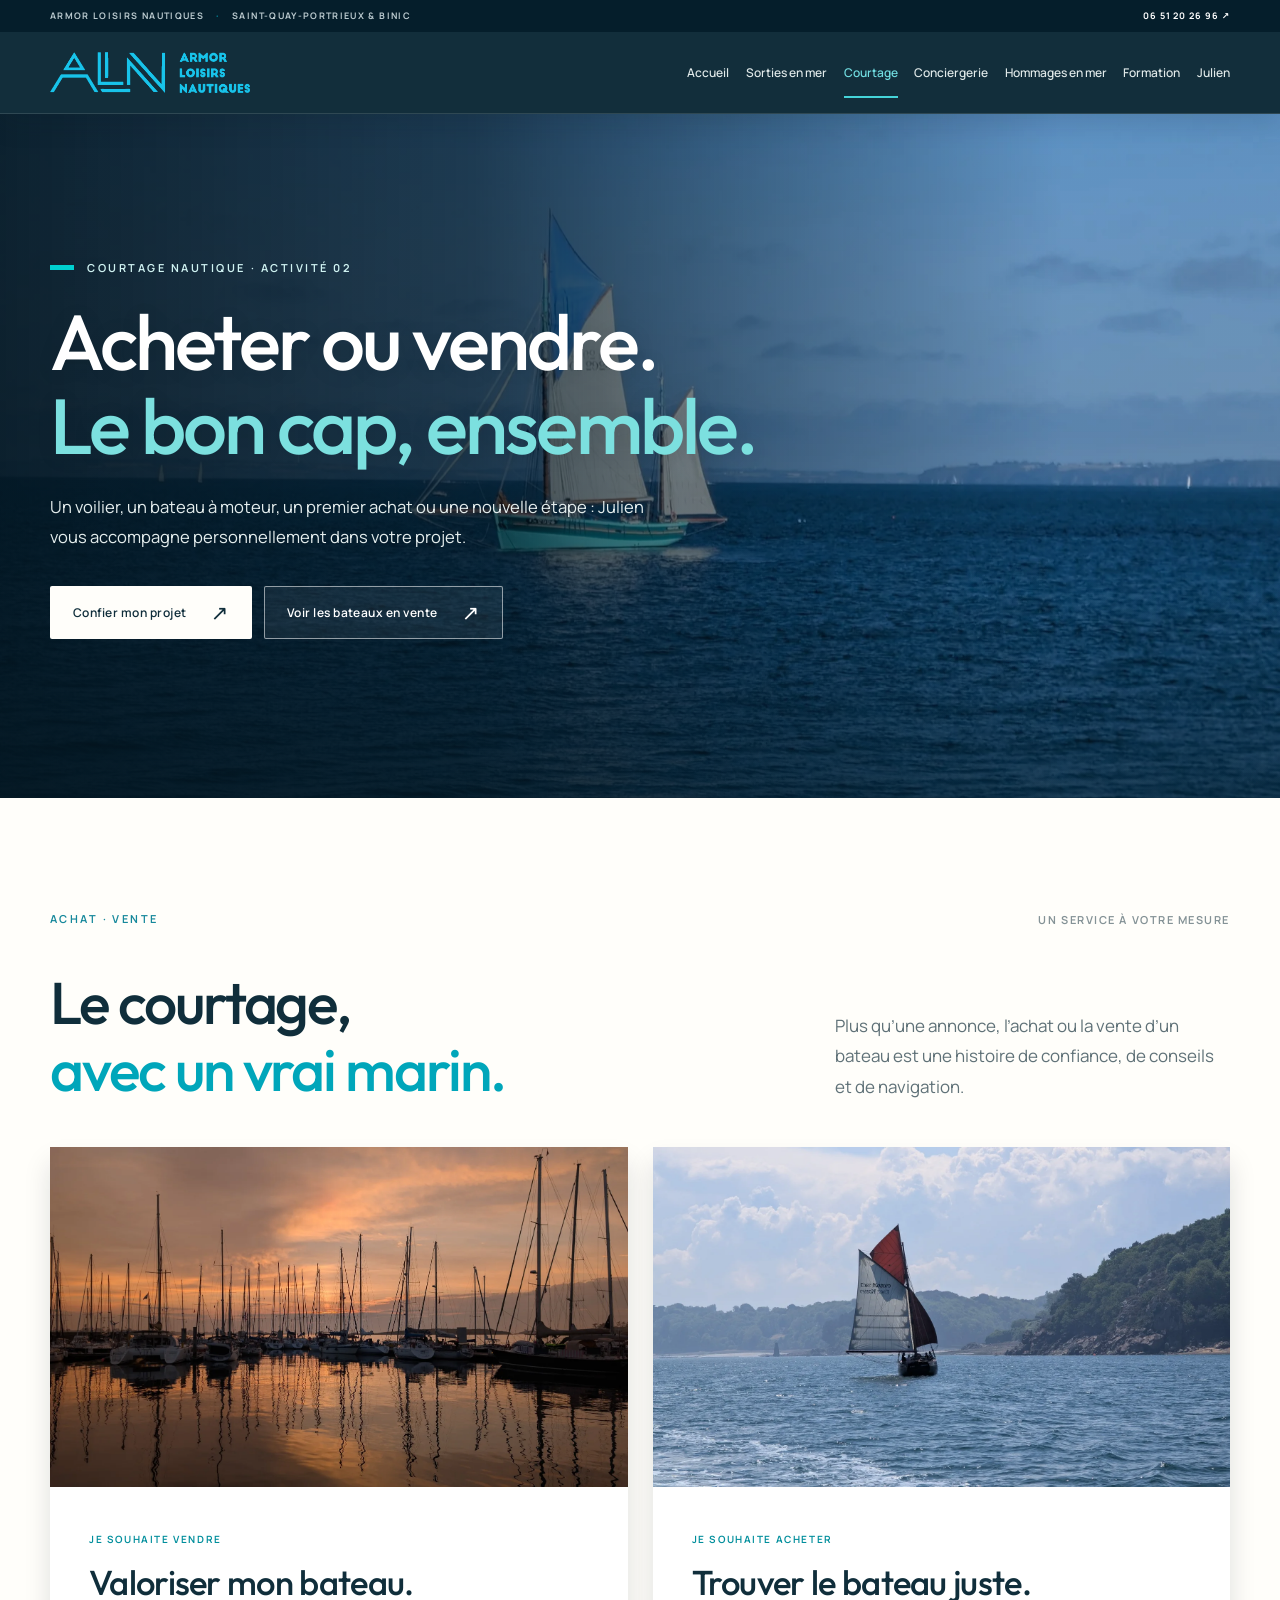
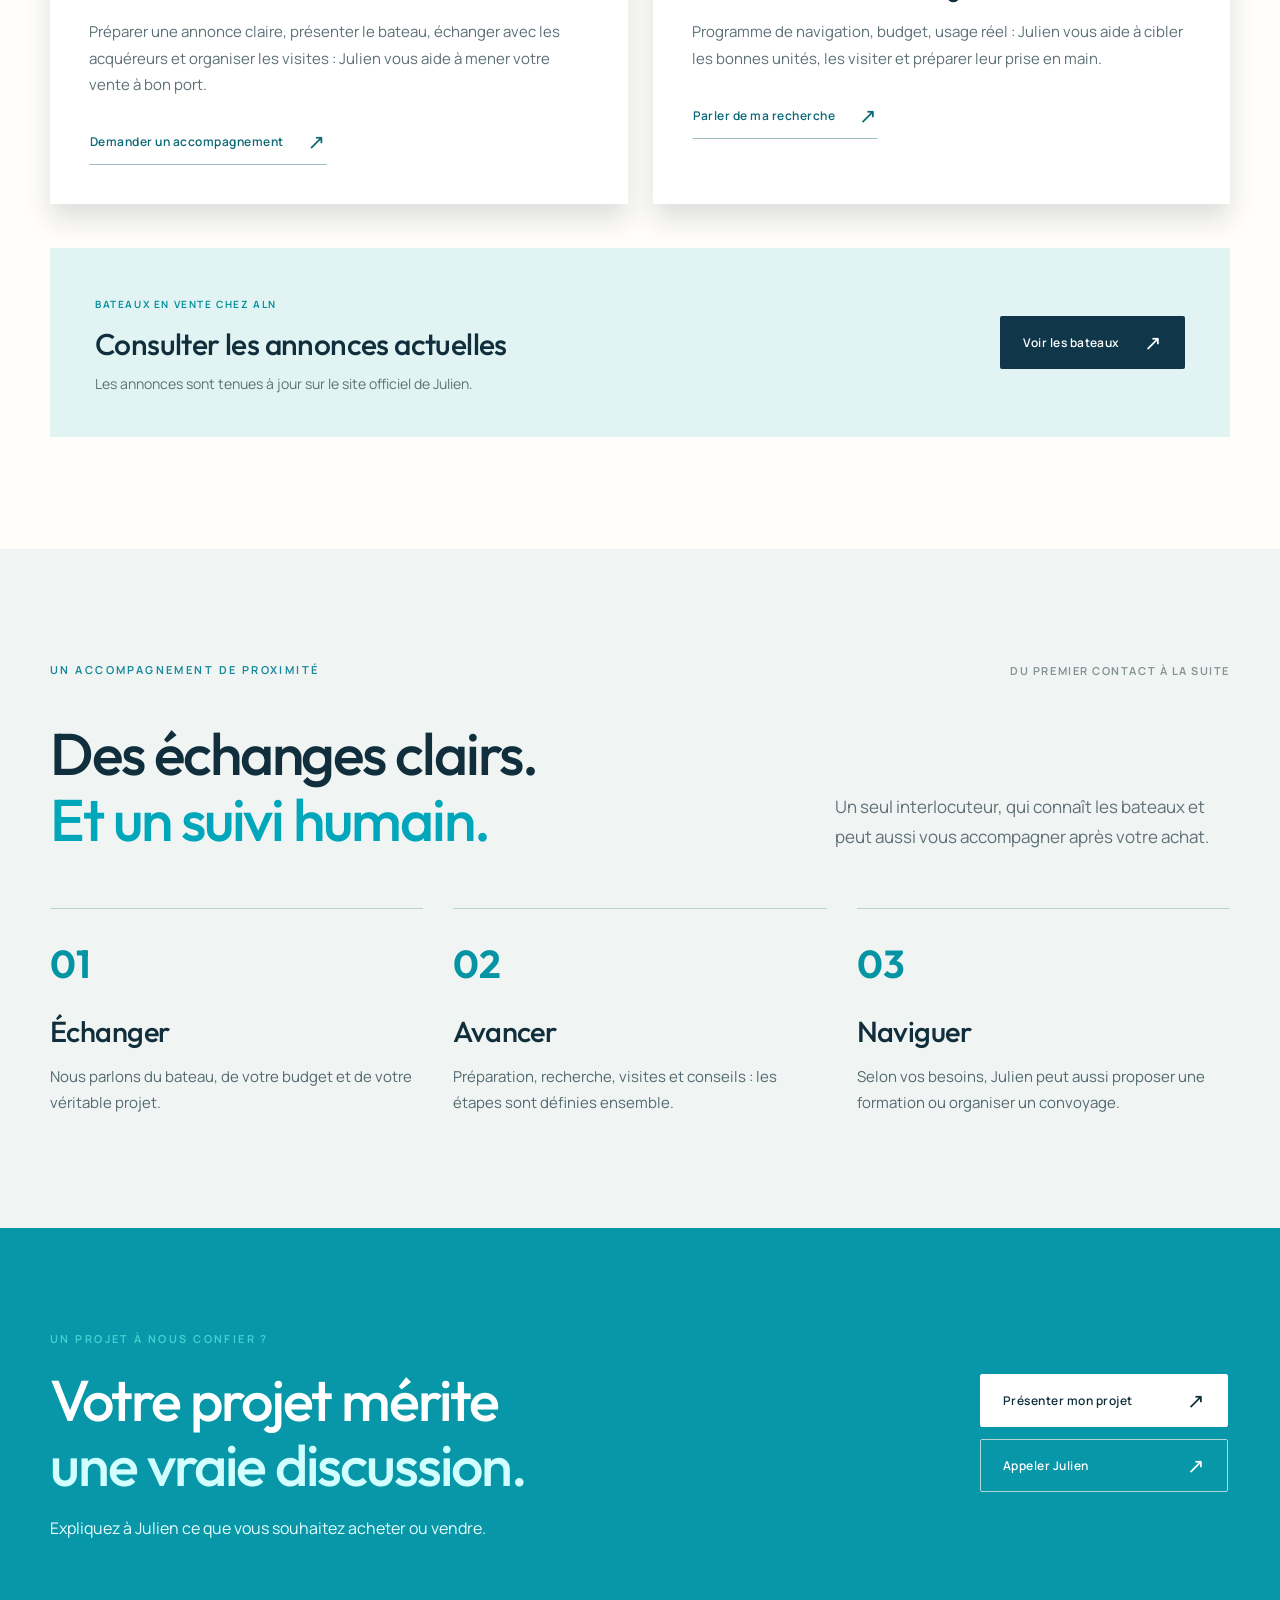
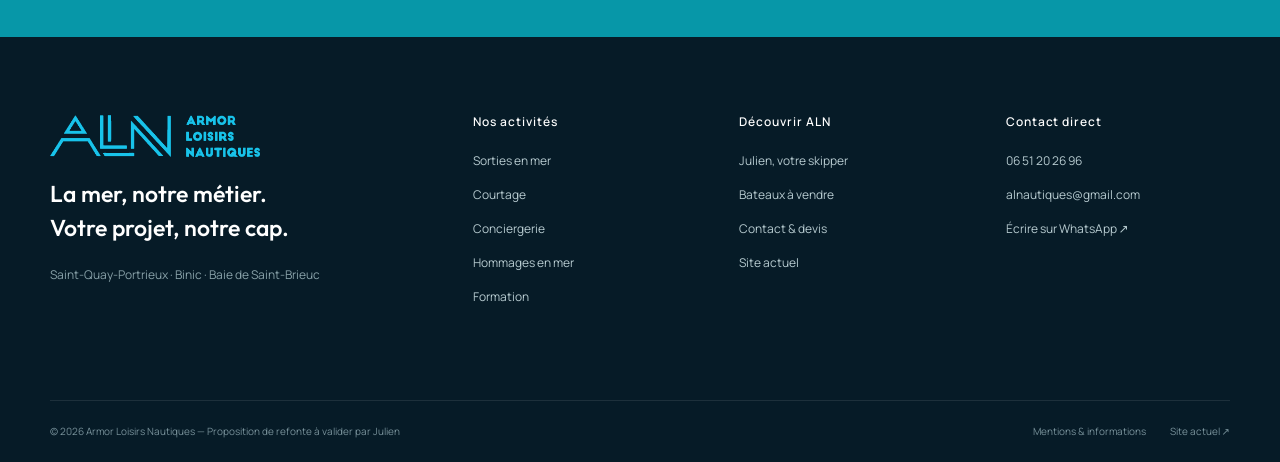
<file: courtage.html>
<!DOCTYPE html>

<html lang="fr"><head><meta charset="utf-8"/><meta content="width=device-width, initial-scale=1" name="viewport"/><meta content="#092331" name="theme-color"/><meta content="Accompagnement à l’achat ou à la vente de voiliers et bateaux d’occasion à Saint-Quay-Portrieux, Binic et Côtes-d’Armor." name="description"/><meta content="website" property="og:type"/><meta content="Courtage nautique — acheter et vendre | ALN" property="og:title"/><meta content="Accompagnement à l’achat ou à la vente de voiliers et bateaux d’occasion à Saint-Quay-Portrieux, Binic et Côtes-d’Armor." property="og:description"/><meta content="assets/images/hero-saint-quay.webp" property="og:image"/><link href="assets/favicon.svg" rel="icon" type="image/svg+xml"/><link href="https://fonts.googleapis.com" rel="preconnect"/><link crossorigin="" href="https://fonts.gstatic.com" rel="preconnect"/><link href="https://fonts.googleapis.com/css2?family=Manrope:wght@400;500;600;700;800&amp;family=Outfit:wght@400;500;600;700;800&amp;display=swap" rel="stylesheet"/><link href="assets/css/style.css" rel="stylesheet"/><title>Courtage nautique — acheter et vendre | Armor Loisirs Nautiques</title></head><body class="" data-page="courtage"><a class="skip-link" href="#main">Aller au contenu</a><div class="topline"><div class="container topline-inner"><span>ARMOR LOISIRS NAUTIQUES <b>·</b> SAINT-QUAY-PORTRIEUX &amp; BINIC</span><a href="tel:+33651202696">06 51 20 26 96 <span aria-hidden="true">↗</span></a></div></div>
<header class="site-header" id="header"><div class="container header-inner">
<a aria-label="Armor Loisirs Nautiques, accueil" class="brand" href="index.html"><img alt="ALN Armor Loisirs Nautiques" height="40" src="assets/images/aln-logo.png" width="172"/></a>
<nav aria-label="Navigation principale" class="desktop-nav"><a href="index.html">Accueil</a><a href="sorties-en-mer.html">Sorties en mer</a><a aria-current="page" class="active" href="courtage.html">Courtage</a><a href="conciergerie.html">Conciergerie</a><a href="hommages-en-mer.html">Hommages en mer</a><a href="formation.html">Formation</a><a href="julien.html">Julien</a></nav>

<button aria-controls="mobileNav" aria-expanded="false" aria-label="Ouvrir le menu" class="menu-toggle" id="menuToggle" type="button"><span></span><span></span><span></span></button>
</div><nav aria-label="Navigation mobile" class="mobile-nav" id="mobileNav"><a href="index.html">Accueil</a><a href="sorties-en-mer.html">Sorties en mer</a><a aria-current="page" class="active" href="courtage.html">Courtage</a><a href="conciergerie.html">Conciergerie</a><a href="hommages-en-mer.html">Hommages en mer</a><a href="formation.html">Formation</a><a href="julien.html">Julien</a><a href="contact.html">Contact</a></nav></header><main id="main"><section aria-label="Acheter ou vendre.&lt;br&gt;&lt;em&gt;Le bon cap, ensemble.&lt;/em&gt;" class="hero hero-inner"><div class="hero-photo"><img alt="Voilier turquoise naviguant sous voiles au large" decoding="async" loading="eager" src="assets/images/voilier-turquoise.webp"/></div><div class="hero-overlay"></div><div class="container hero-content"><span class="hero-kicker"><i></i>COURTAGE NAUTIQUE · ACTIVITÉ 02</span><h1>Acheter ou vendre.<br/><em>Le bon cap, ensemble.</em></h1><p>Un voilier, un bateau à moteur, un premier achat ou une nouvelle étape : Julien vous accompagne personnellement dans votre projet.</p><div class="hero-actions"><a class="button button-white" href="contact.html?objet=Vendre%20mon%20bateau">Confier mon projet <span aria-hidden="true">↗</span></a><a class="button button-ghost" href="https://www.armorloisirsnautiques.fr/nos-bateaux-en-vente" rel="noopener" target="_blank">Voir les bateaux en vente <span aria-hidden="true">↗</span></a></div></div></section><section class="section" id="courtage"><div class="container"><div class="section-topline"><span class="eyebrow dark">ACHAT · VENTE</span><span class="number-label">UN SERVICE À VOTRE MESURE</span></div><div class="section-heading row-head"><h2>Le courtage,<br/><em>avec un vrai marin.</em></h2><p>Plus qu’une annonce, l’achat ou la vente d’un bateau est une histoire de confiance, de conseils et de navigation.</p></div><div class="two-column-services"><article class="editorial-card reveal"><div class="editorial-image"><img alt="Voiliers dans un port breton au coucher du soleil" decoding="async" loading="lazy" src="assets/images/port-au-soleil.webp"/></div><div class="editorial-body"><span class="mini-tag">JE SOUHAITE VENDRE</span><h3>Valoriser mon bateau.</h3><p>Préparer une annonce claire, présenter le bateau, échanger avec les acquéreurs et organiser les visites : Julien vous aide à mener votre vente à bon port.</p><a class="button button-text" href="contact.html?objet=Vendre%20mon%20bateau">Demander un accompagnement <span aria-hidden="true">↗</span></a></div></article><article class="editorial-card reveal"><div class="editorial-image"><img alt="Voilier traditionnel au large du littoral" decoding="async" loading="lazy" src="assets/images/voilier-tradition.webp"/></div><div class="editorial-body"><span class="mini-tag">JE SOUHAITE ACHETER</span><h3>Trouver le bateau juste.</h3><p>Programme de navigation, budget, usage réel : Julien vous aide à cibler les bonnes unités, les visiter et préparer leur prise en main.</p><a class="button button-text" href="contact.html?objet=Acheter%20un%20bateau">Parler de ma recherche <span aria-hidden="true">↗</span></a></div></article></div><div class="info-banner"><div><span class="mini-tag">BATEAUX EN VENTE CHEZ ALN</span><h3>Consulter les annonces actuelles</h3><p>Les annonces sont tenues à jour sur le site officiel de Julien.</p></div><a class="button button-dark" href="https://www.armorloisirsnautiques.fr/nos-bateaux-en-vente" rel="noopener" target="_blank">Voir les bateaux <span aria-hidden="true">↗</span></a></div></div></section><section class="section section-soft"><div class="container"><div class="section-topline"><span class="eyebrow dark">UN ACCOMPAGNEMENT DE PROXIMITÉ</span><span class="number-label">DU PREMIER CONTACT À LA SUITE</span></div><div class="section-heading row-head"><h2>Des échanges clairs.<br/><em>Et un suivi humain.</em></h2><p>Un seul interlocuteur, qui connaît les bateaux et peut aussi vous accompagner après votre achat.</p></div><div class="steps-grid"><div><span>01</span><h3>Échanger</h3><p>Nous parlons du bateau, de votre budget et de votre véritable projet.</p></div><div><span>02</span><h3>Avancer</h3><p>Préparation, recherche, visites et conseils : les étapes sont définies ensemble.</p></div><div><span>03</span><h3>Naviguer</h3><p>Selon vos besoins, Julien peut aussi proposer une formation ou organiser un convoyage.</p></div></div></div></section><section class="cta-band cta-activity"><div class="container cta-row"><div><span class="eyebrow">UN PROJET À NOUS CONFIER ?</span><h2>Votre projet mérite<br/><em>une vraie discussion.</em></h2><p>Expliquez à Julien ce que vous souhaitez acheter ou vendre.</p></div><div class="cta-actions"><a class="button button-light" href="contact.html?objet=Vendre%20mon%20bateau">Présenter mon projet <span aria-hidden="true">↗</span></a><a class="button button-outline-light" href="tel:+33651202696">Appeler Julien <span aria-hidden="true">↗</span></a></div></div></section></main><footer class="site-footer"><div class="container footer-main"><div class="footer-brand"><img alt="Armor Loisirs Nautiques" height="60" src="assets/images/aln-logo.png" width="210"/><p>La mer, notre métier.<br/>Votre projet, notre cap.</p><span class="footer-location">Saint-Quay-Portrieux · Binic · Baie de Saint-Brieuc</span></div><div class="footer-col"><h3>Nos activités</h3><a href="sorties-en-mer.html">Sorties en mer</a><a href="courtage.html">Courtage</a><a href="conciergerie.html">Conciergerie</a><a href="hommages-en-mer.html">Hommages en mer</a><a href="formation.html">Formation</a></div><div class="footer-col"><h3>Découvrir ALN</h3><a href="julien.html">Julien, votre skipper</a><a href="https://www.armorloisirsnautiques.fr/nos-bateaux-en-vente" rel="noopener" target="_blank">Bateaux à vendre</a><a href="contact.html">Contact &amp; devis</a><a href="https://www.armorloisirsnautiques.fr/" rel="noopener" target="_blank">Site actuel</a></div><div class="footer-col"><h3>Contact direct</h3><a href="tel:+33651202696">06 51 20 26 96</a><a href="mailto:alnautiques@gmail.com">alnautiques@gmail.com</a><a href="https://api.whatsapp.com/send?phone=33651202696" rel="noopener" target="_blank">Écrire sur WhatsApp ↗</a></div></div><div class="container footer-bottom"><span>© <span id="year">2026</span> Armor Loisirs Nautiques — Proposition de refonte à valider par Julien</span><div><a href="mentions.html">Mentions &amp; informations</a><a href="https://www.armorloisirsnautiques.fr/" rel="noopener" target="_blank">Site actuel ↗</a></div></div></footer><script defer="" src="assets/js/site.js"></script></body></html>
</file>
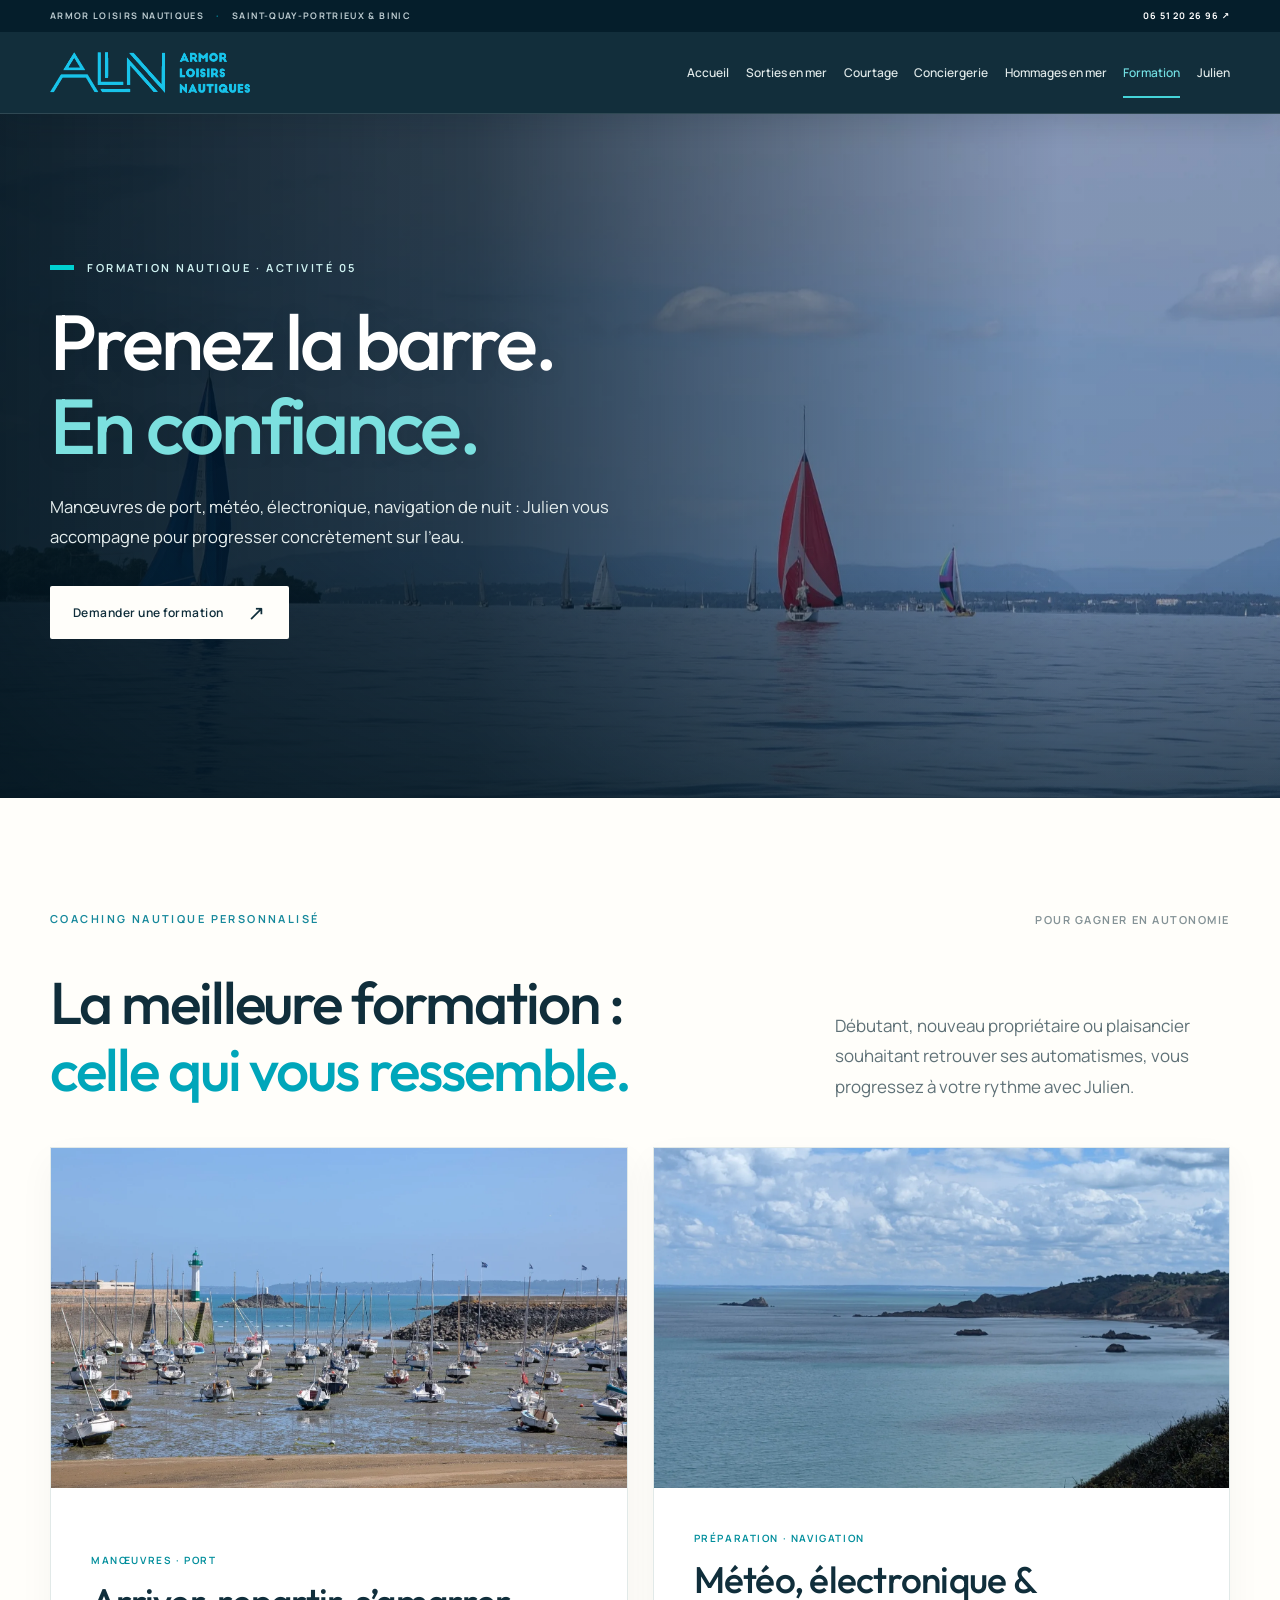
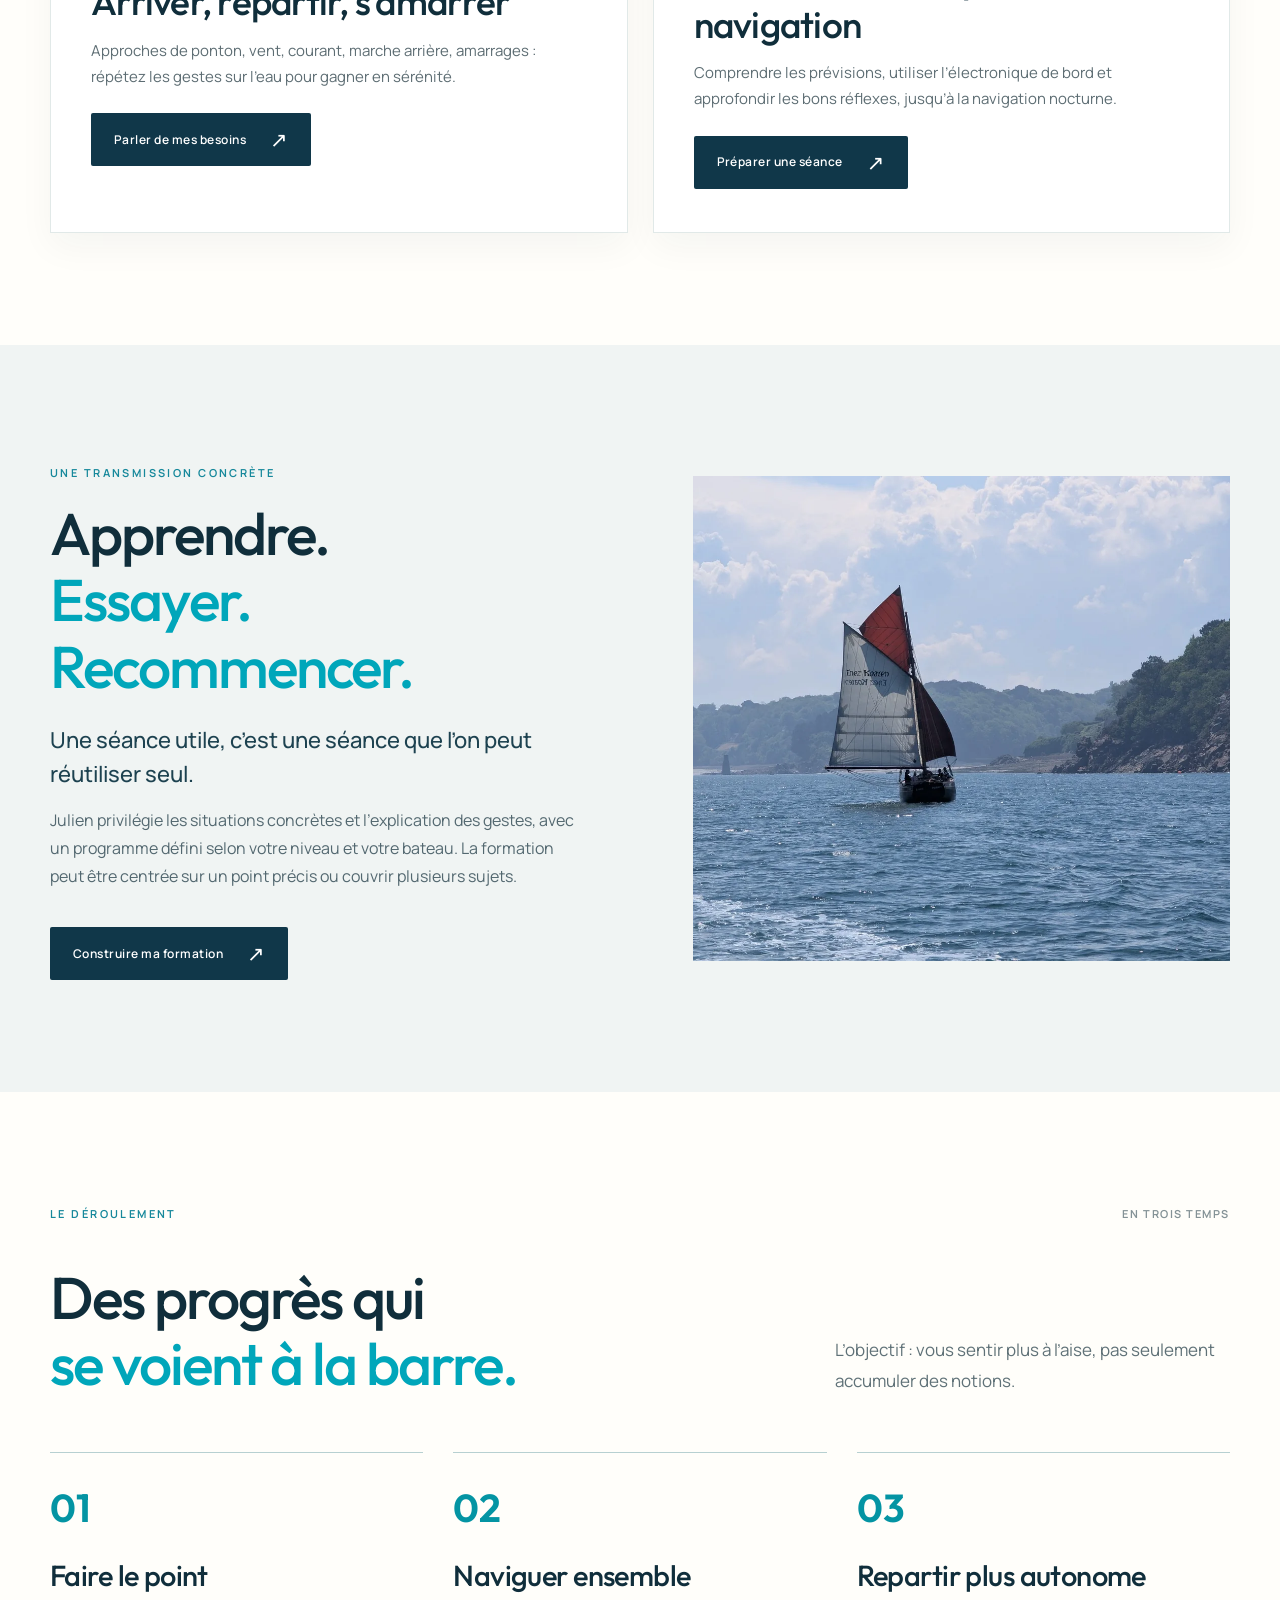
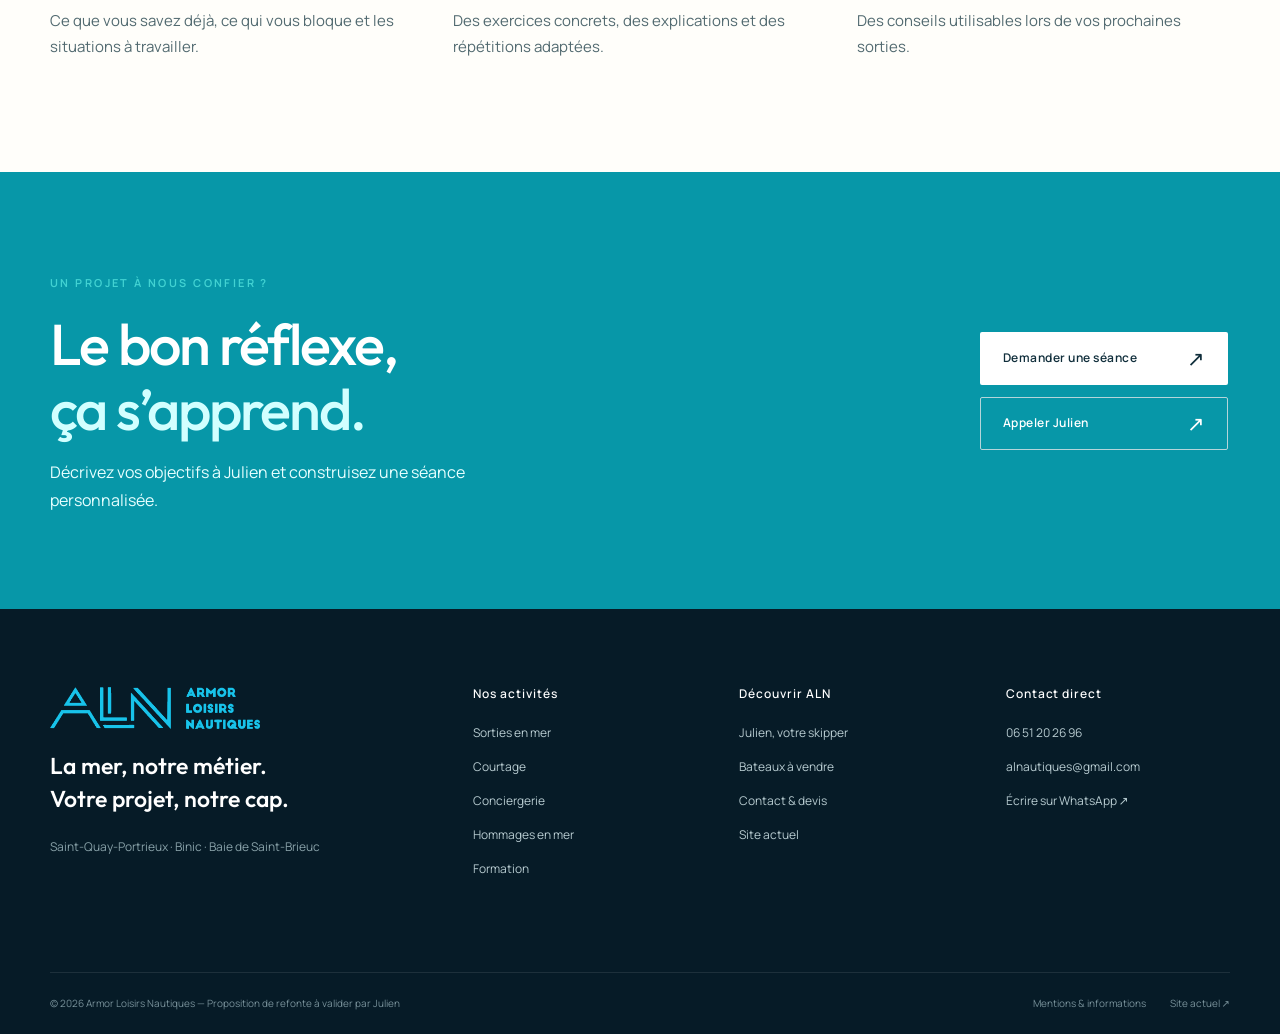
<file: formation.html>
<!DOCTYPE html>

<html lang="fr"><head><meta charset="utf-8"/><meta content="width=device-width, initial-scale=1" name="viewport"/><meta content="#092331" name="theme-color"/><meta content="Formation personnalisée aux manœuvres de port, navigation et électronique à Saint-Quay-Portrieux et Binic avec Julien." name="description"/><meta content="website" property="og:type"/><meta content="Formation nautique &amp; manœuvres de port | ALN" property="og:title"/><meta content="Formation personnalisée aux manœuvres de port, navigation et électronique à Saint-Quay-Portrieux et Binic avec Julien." property="og:description"/><meta content="assets/images/hero-saint-quay.webp" property="og:image"/><link href="assets/favicon.svg" rel="icon" type="image/svg+xml"/><link href="https://fonts.googleapis.com" rel="preconnect"/><link crossorigin="" href="https://fonts.gstatic.com" rel="preconnect"/><link href="https://fonts.googleapis.com/css2?family=Manrope:wght@400;500;600;700;800&amp;family=Outfit:wght@400;500;600;700;800&amp;display=swap" rel="stylesheet"/><link href="assets/css/style.css" rel="stylesheet"/><title>Formation nautique &amp; manœuvres de port | Armor Loisirs Nautiques</title></head><body class="" data-page="formation"><a class="skip-link" href="#main">Aller au contenu</a><div class="topline"><div class="container topline-inner"><span>ARMOR LOISIRS NAUTIQUES <b>·</b> SAINT-QUAY-PORTRIEUX &amp; BINIC</span><a href="tel:+33651202696">06 51 20 26 96 <span aria-hidden="true">↗</span></a></div></div>
<header class="site-header" id="header"><div class="container header-inner">
<a aria-label="Armor Loisirs Nautiques, accueil" class="brand" href="index.html"><img alt="ALN Armor Loisirs Nautiques" height="40" src="assets/images/aln-logo.png" width="172"/></a>
<nav aria-label="Navigation principale" class="desktop-nav"><a href="index.html">Accueil</a><a href="sorties-en-mer.html">Sorties en mer</a><a href="courtage.html">Courtage</a><a href="conciergerie.html">Conciergerie</a><a href="hommages-en-mer.html">Hommages en mer</a><a aria-current="page" class="active" href="formation.html">Formation</a><a href="julien.html">Julien</a></nav>

<button aria-controls="mobileNav" aria-expanded="false" aria-label="Ouvrir le menu" class="menu-toggle" id="menuToggle" type="button"><span></span><span></span><span></span></button>
</div><nav aria-label="Navigation mobile" class="mobile-nav" id="mobileNav"><a href="index.html">Accueil</a><a href="sorties-en-mer.html">Sorties en mer</a><a href="courtage.html">Courtage</a><a href="conciergerie.html">Conciergerie</a><a href="hommages-en-mer.html">Hommages en mer</a><a aria-current="page" class="active" href="formation.html">Formation</a><a href="julien.html">Julien</a><a href="contact.html">Contact</a></nav></header><main id="main"><section aria-label="Prenez la barre.&lt;br&gt;&lt;em&gt;En confiance.&lt;/em&gt;" class="hero hero-inner"><div class="hero-photo"><img alt="Voiliers en navigation sur une mer calme" decoding="async" loading="eager" src="assets/images/voiliers-en-mer.webp"/></div><div class="hero-overlay"></div><div class="container hero-content"><span class="hero-kicker"><i></i>FORMATION NAUTIQUE · ACTIVITÉ 05</span><h1>Prenez la barre.<br/><em>En confiance.</em></h1><p>Manœuvres de port, météo, électronique, navigation de nuit : Julien vous accompagne pour progresser concrètement sur l’eau.</p><div class="hero-actions"><a class="button button-white" href="contact.html?objet=Coaching%20nautique">Demander une formation <span aria-hidden="true">↗</span></a></div></div></section><section class="section"><div class="container"><div class="section-topline"><span class="eyebrow dark">COACHING NAUTIQUE PERSONNALISÉ</span><span class="number-label">POUR GAGNER EN AUTONOMIE</span></div><div class="section-heading row-head"><h2>La meilleure formation :<br/><em>celle qui vous ressemble.</em></h2><p>Débutant, nouveau propriétaire ou plaisancier souhaitant retrouver ses automatismes, vous progressez à votre rythme avec Julien.</p></div><div class="service-grid"><article class="service-card"><div class="service-media"><img alt="Voiliers dans un port à marée basse" decoding="async" loading="lazy" src="assets/images/port-maree-basse.webp"/></div><div class="service-content"><span class="mini-tag">MANŒUVRES · PORT</span><h3>Arriver, repartir, s’amarrer</h3><p>Approches de ponton, vent, courant, marche arrière, amarrages : répétez les gestes sur l’eau pour gagner en sérénité.</p><a class="button button-dark" href="contact.html?objet=Coaching%20nautique">Parler de mes besoins <span aria-hidden="true">↗</span></a></div></article><article class="service-card"><div class="service-media"><img alt="Côte bretonne sous une lumière douce" decoding="async" loading="lazy" src="assets/images/baie-gris-bleu.webp"/></div><div class="service-content"><span class="mini-tag">PRÉPARATION · NAVIGATION</span><h3>Météo, électronique &amp; navigation</h3><p>Comprendre les prévisions, utiliser l’électronique de bord et approfondir les bons réflexes, jusqu’à la navigation nocturne.</p><a class="button button-dark" href="contact.html?objet=Coaching%20nautique">Préparer une séance <span aria-hidden="true">↗</span></a></div></article></div></div></section><section class="section section-soft"><div class="container split-story flip"><div class="split-media"><img alt="Voilier traditionnel naviguant au large" decoding="async" loading="lazy" src="assets/images/voilier-tradition.webp"/></div><div class="split-copy"><span class="eyebrow dark">UNE TRANSMISSION CONCRÈTE</span><h2>Apprendre.<br/><em>Essayer. Recommencer.</em></h2><p class="lead">Une séance utile, c’est une séance que l’on peut réutiliser seul.</p><p>Julien privilégie les situations concrètes et l’explication des gestes, avec un programme défini selon votre niveau et votre bateau. La formation peut être centrée sur un point précis ou couvrir plusieurs sujets.</p><a class="button button-dark" href="contact.html?objet=Coaching%20nautique">Construire ma formation <span aria-hidden="true">↗</span></a></div></div></section><section class="section"><div class="container"><div class="section-topline"><span class="eyebrow dark">LE DÉROULEMENT</span><span class="number-label">EN TROIS TEMPS</span></div><div class="section-heading row-head"><h2>Des progrès qui<br/><em>se voient à la barre.</em></h2><p>L’objectif : vous sentir plus à l’aise, pas seulement accumuler des notions.</p></div><div class="steps-grid"><div><span>01</span><h3>Faire le point</h3><p>Ce que vous savez déjà, ce qui vous bloque et les situations à travailler.</p></div><div><span>02</span><h3>Naviguer ensemble</h3><p>Des exercices concrets, des explications et des répétitions adaptées.</p></div><div><span>03</span><h3>Repartir plus autonome</h3><p>Des conseils utilisables lors de vos prochaines sorties.</p></div></div></div></section><section class="cta-band cta-activity"><div class="container cta-row"><div><span class="eyebrow">UN PROJET À NOUS CONFIER ?</span><h2>Le bon réflexe,<br/><em>ça s’apprend.</em></h2><p>Décrivez vos objectifs à Julien et construisez une séance personnalisée.</p></div><div class="cta-actions"><a class="button button-light" href="contact.html?objet=Coaching%20nautique">Demander une séance <span aria-hidden="true">↗</span></a><a class="button button-outline-light" href="tel:+33651202696">Appeler Julien <span aria-hidden="true">↗</span></a></div></div></section></main><footer class="site-footer"><div class="container footer-main"><div class="footer-brand"><img alt="Armor Loisirs Nautiques" height="60" src="assets/images/aln-logo.png" width="210"/><p>La mer, notre métier.<br/>Votre projet, notre cap.</p><span class="footer-location">Saint-Quay-Portrieux · Binic · Baie de Saint-Brieuc</span></div><div class="footer-col"><h3>Nos activités</h3><a href="sorties-en-mer.html">Sorties en mer</a><a href="courtage.html">Courtage</a><a href="conciergerie.html">Conciergerie</a><a href="hommages-en-mer.html">Hommages en mer</a><a href="formation.html">Formation</a></div><div class="footer-col"><h3>Découvrir ALN</h3><a href="julien.html">Julien, votre skipper</a><a href="https://www.armorloisirsnautiques.fr/nos-bateaux-en-vente" rel="noopener" target="_blank">Bateaux à vendre</a><a href="contact.html">Contact &amp; devis</a><a href="https://www.armorloisirsnautiques.fr/" rel="noopener" target="_blank">Site actuel</a></div><div class="footer-col"><h3>Contact direct</h3><a href="tel:+33651202696">06 51 20 26 96</a><a href="mailto:alnautiques@gmail.com">alnautiques@gmail.com</a><a href="https://api.whatsapp.com/send?phone=33651202696" rel="noopener" target="_blank">Écrire sur WhatsApp ↗</a></div></div><div class="container footer-bottom"><span>© <span id="year">2026</span> Armor Loisirs Nautiques — Proposition de refonte à valider par Julien</span><div><a href="mentions.html">Mentions &amp; informations</a><a href="https://www.armorloisirsnautiques.fr/" rel="noopener" target="_blank">Site actuel ↗</a></div></div></footer><script defer="" src="assets/js/site.js"></script></body></html>
</file>
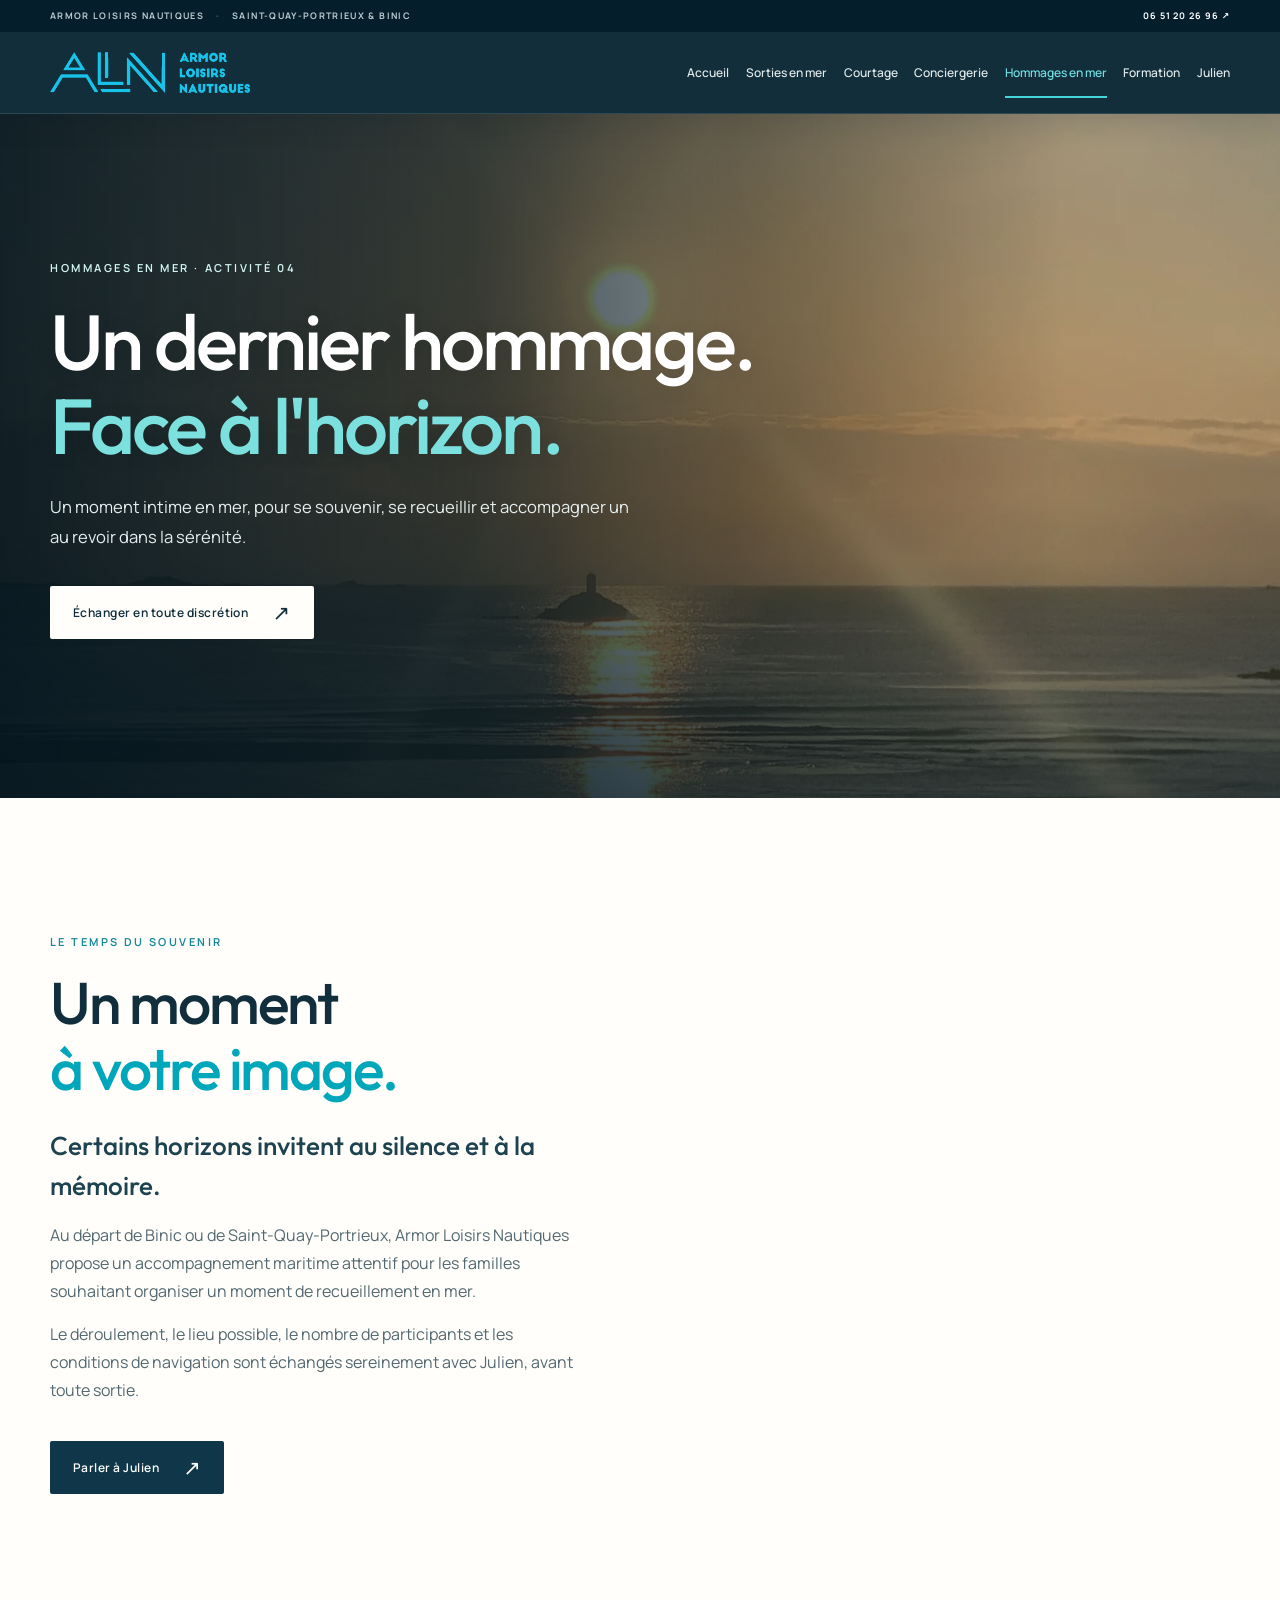
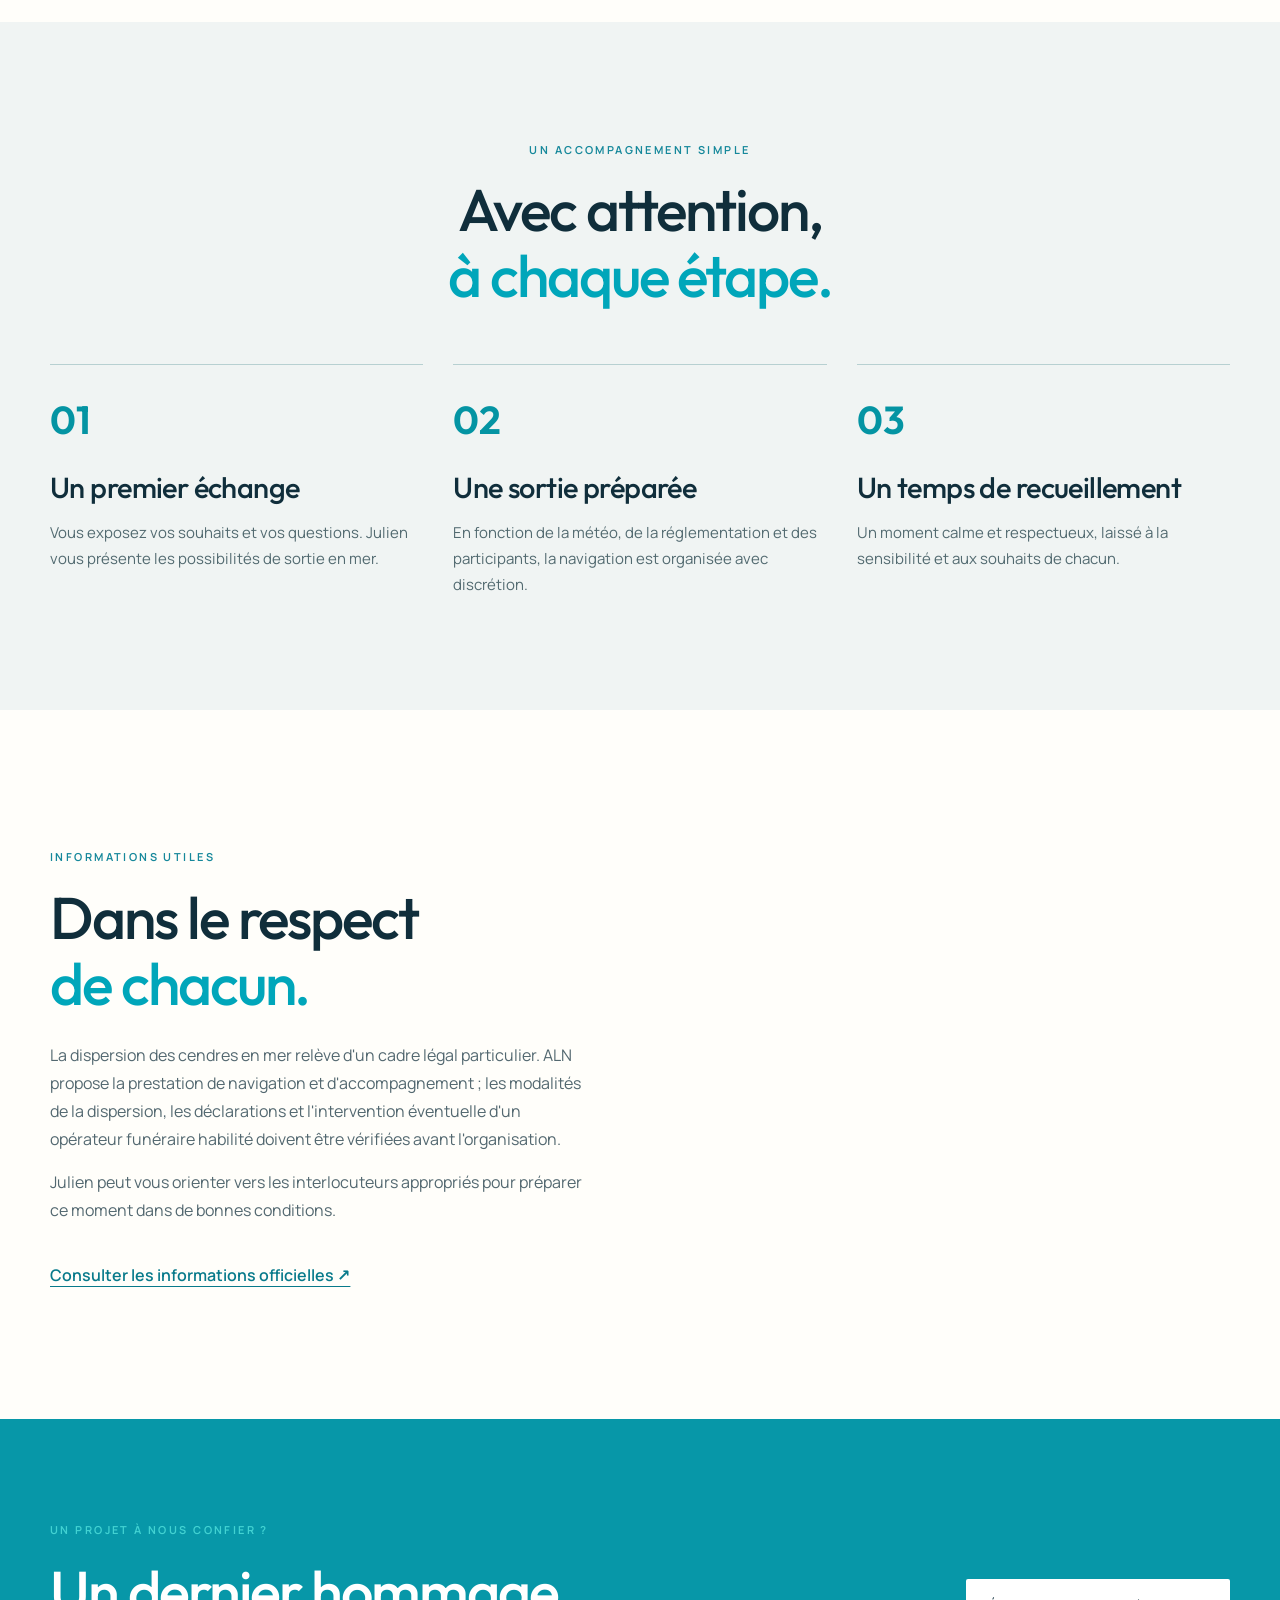
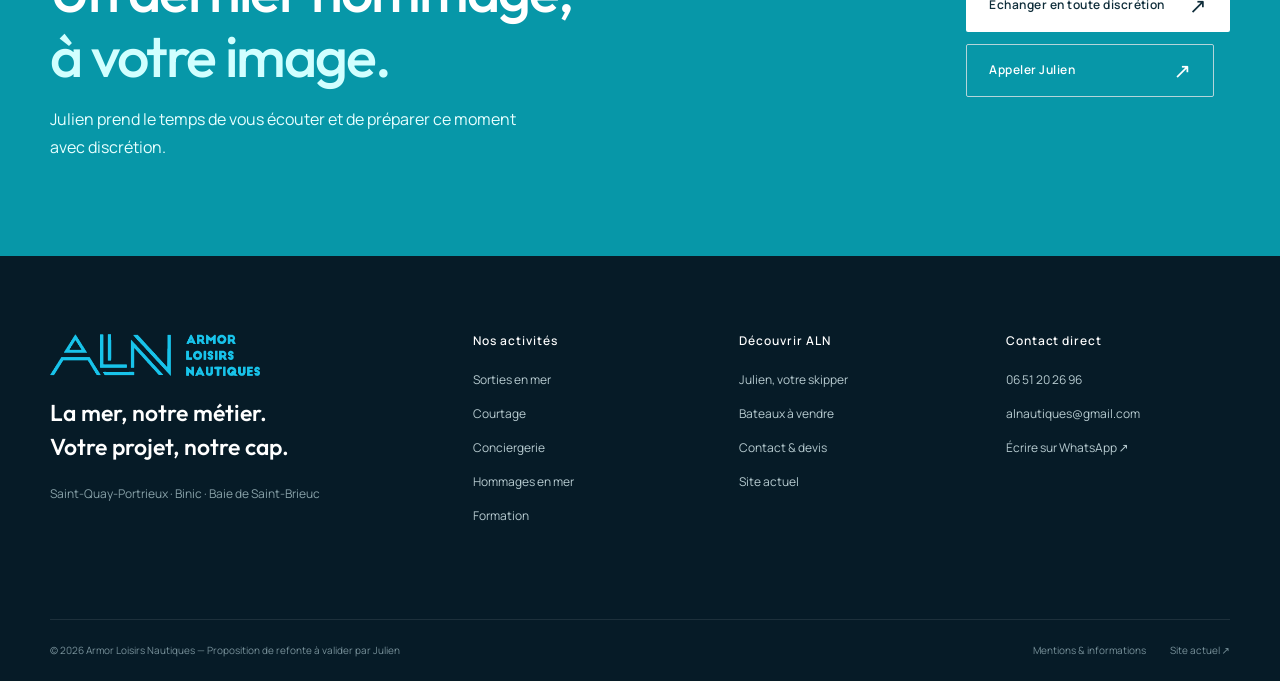
<file: hommage-en-mer.html>
<!doctype html><html lang="fr"><head><meta charset="utf-8"><meta name="viewport" content="width=device-width,initial-scale=1"><meta http-equiv="refresh" content="0; url=hommages-en-mer.html"><link rel="canonical" href="hommages-en-mer.html"><title>ALN – Nouvelle adresse</title></head><body><p>Cette rubrique a été déplacée. <a href="hommages-en-mer.html">Consulter la nouvelle page</a>.</p></body></html>
</file>
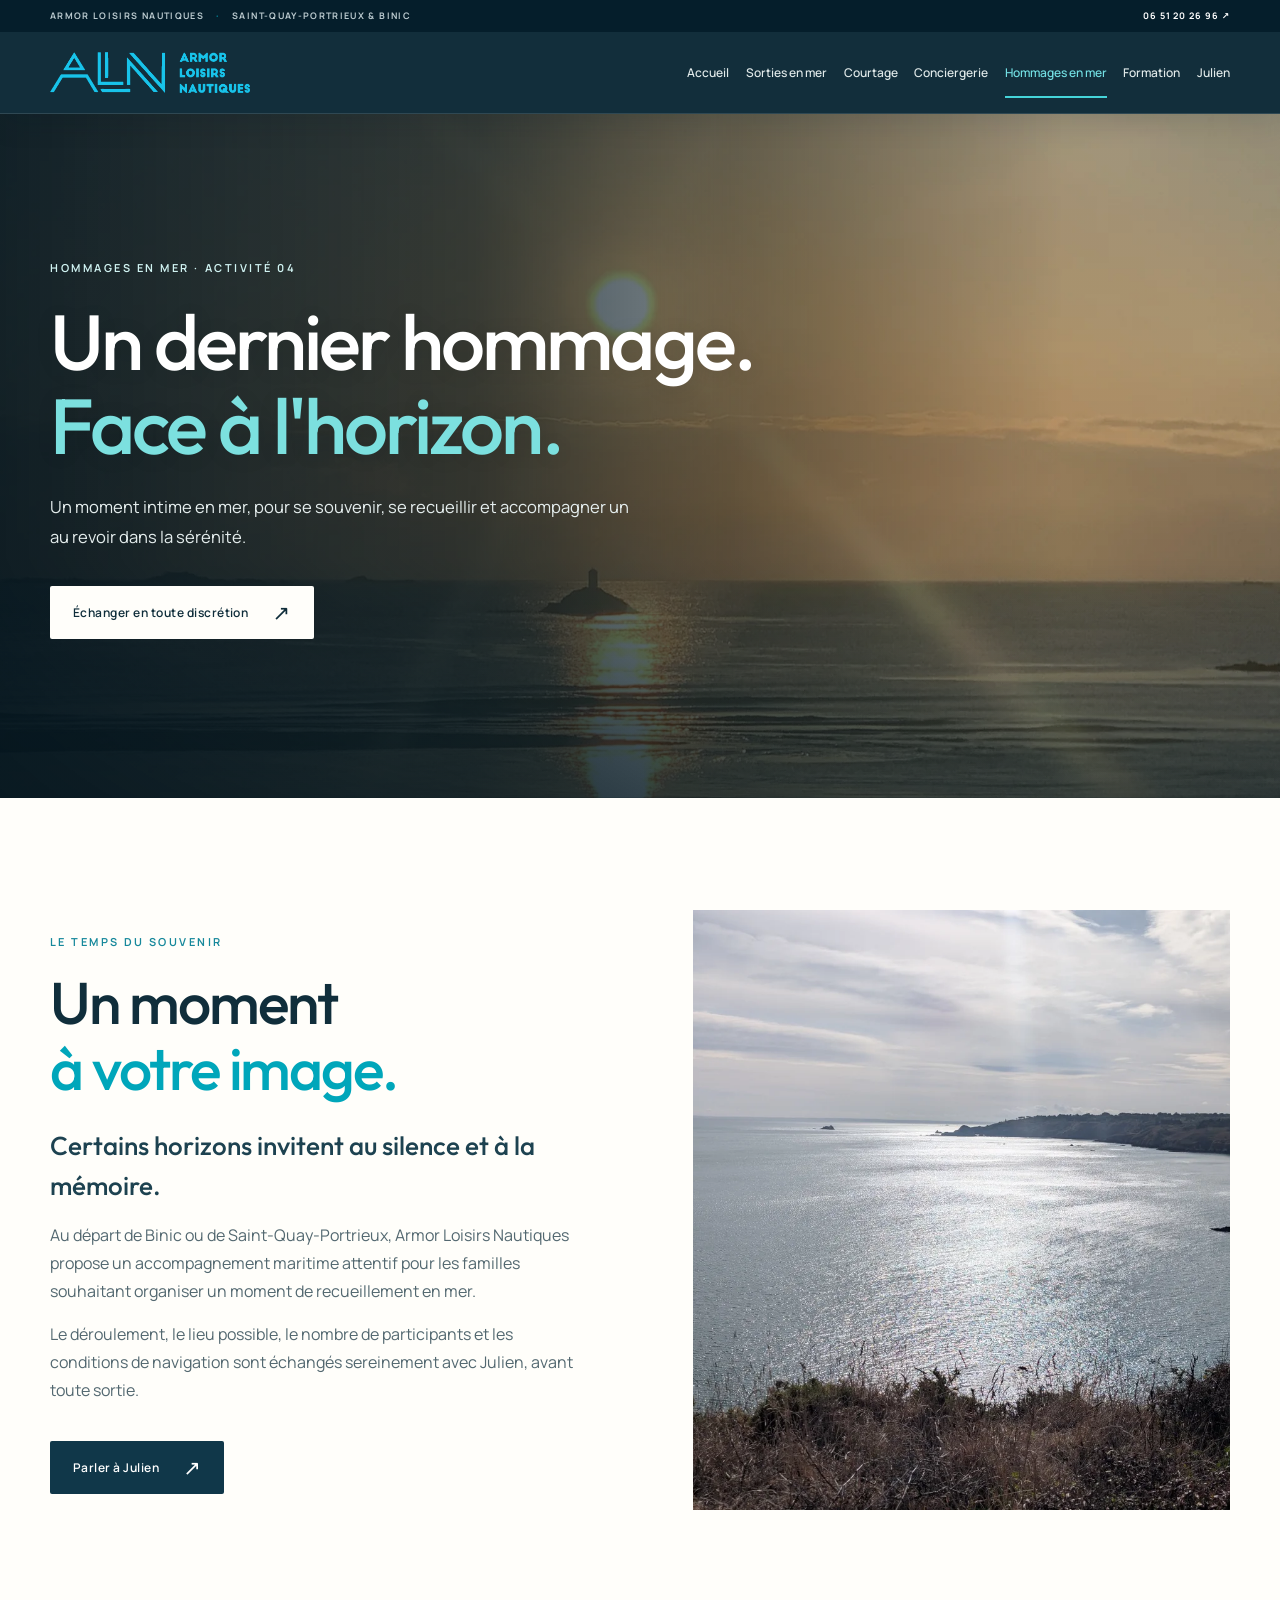
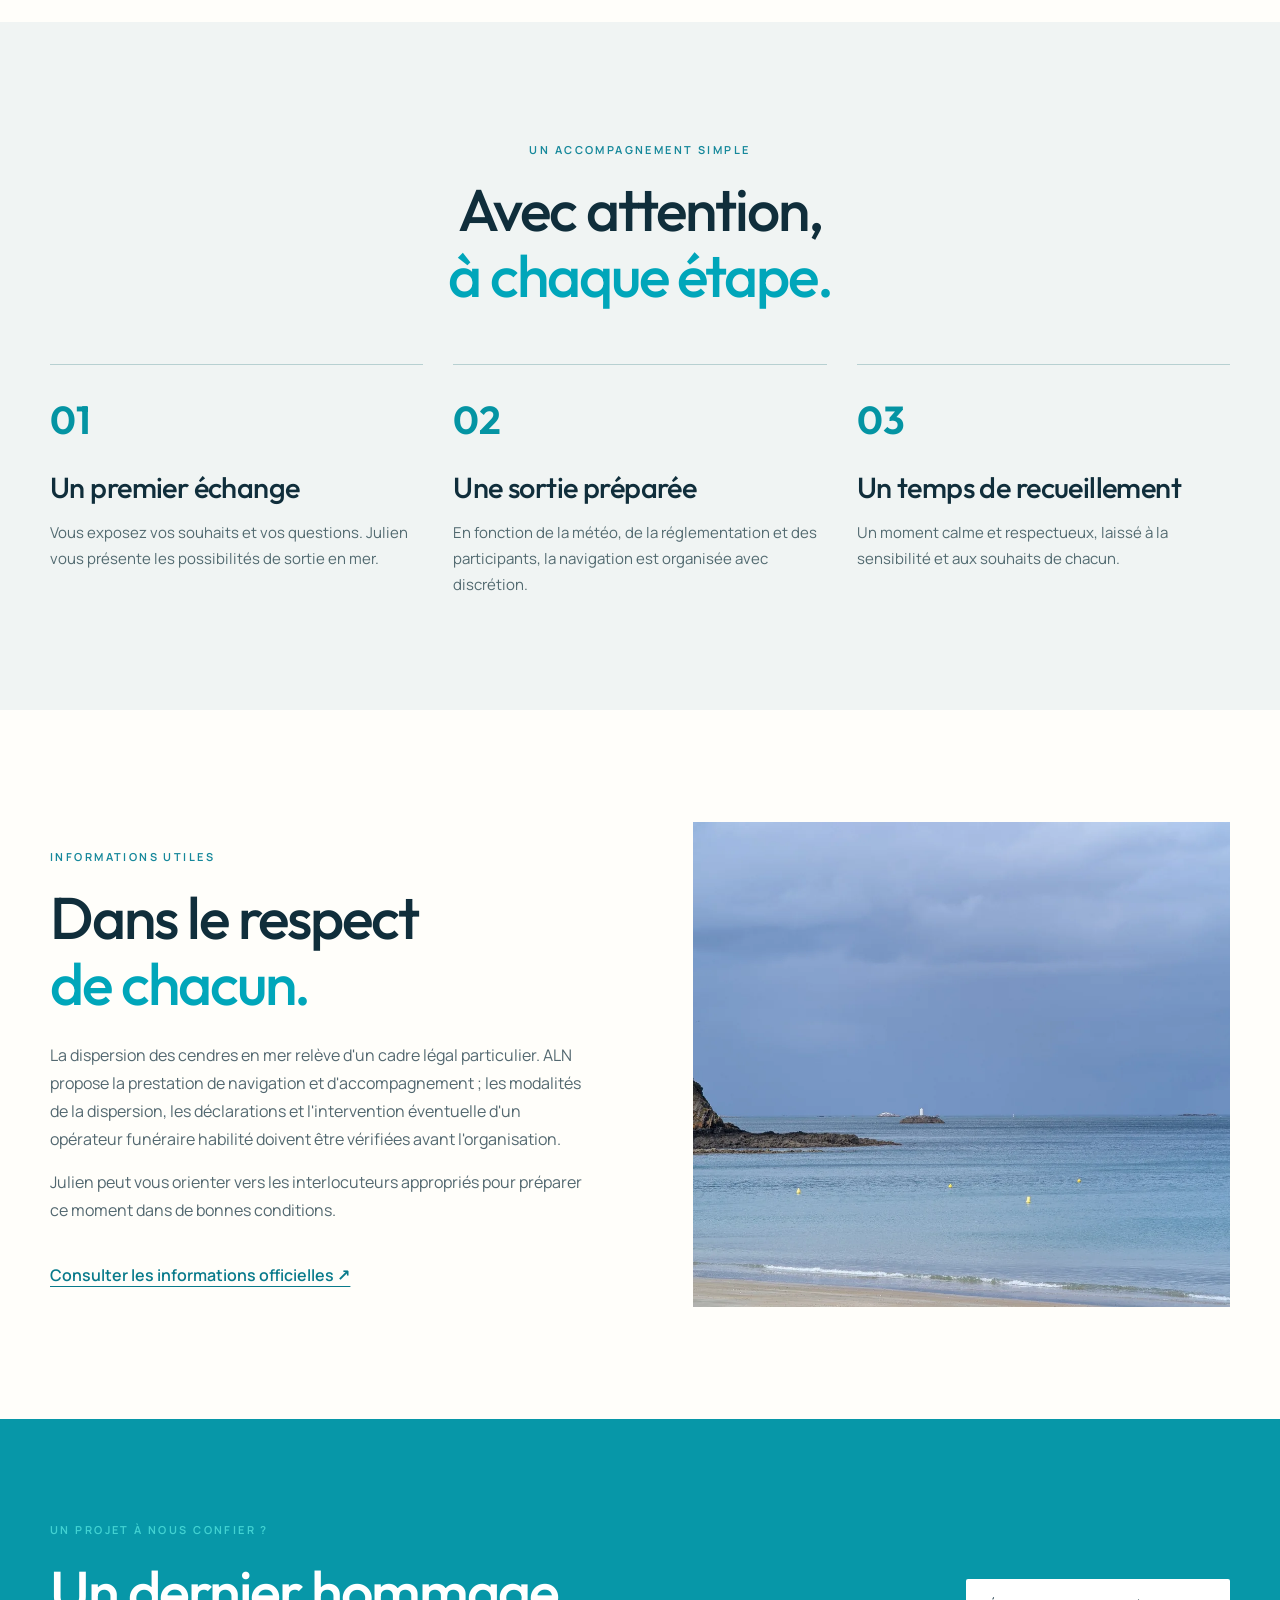
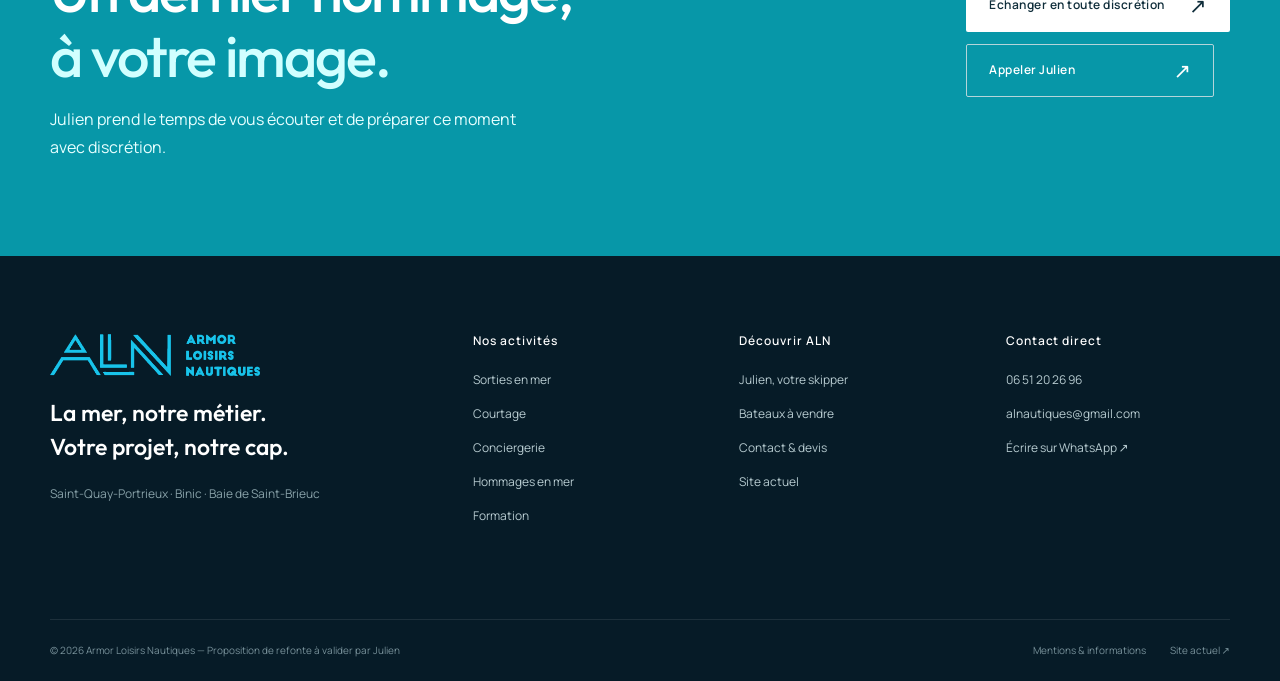
<file: hommages-en-mer.html>
<!DOCTYPE html>
<html lang="fr"><head><meta charset="utf-8"/><meta content="width=device-width, initial-scale=1" name="viewport"/><meta content="#092331" name="theme-color"/><meta content="Un hommage en mer discret et personnalisé au départ de Binic ou Saint-Quay-Portrieux, dans le respect des démarches applicables." name="description"/><meta content="website" property="og:type"/><meta content="Hommages en mer — dispersion de cendres | ALN" property="og:title"/><meta content="Un hommage en mer discret et personnalisé au départ de Binic ou Saint-Quay-Portrieux, dans le respect des démarches applicables." property="og:description"/><meta content="assets/images/hero-saint-quay.webp" property="og:image"/><link href="assets/favicon.svg" rel="icon" type="image/svg+xml"/><link href="https://fonts.googleapis.com" rel="preconnect"/><link crossorigin="" href="https://fonts.gstatic.com" rel="preconnect"/><link href="https://fonts.googleapis.com/css2?family=Manrope:wght@400;500;600;700;800&amp;family=Outfit:wght@400;500;600;700;800&amp;display=swap" rel="stylesheet"/><link href="assets/css/style.css" rel="stylesheet"/><title>Hommages en mer — dispersion de cendres | Armor Loisirs Nautiques</title></head><body class="" data-page="hommages-en-mer"><a class="skip-link" href="#main">Aller au contenu</a><div class="topline"><div class="container topline-inner"><span>ARMOR LOISIRS NAUTIQUES <b>·</b> SAINT-QUAY-PORTRIEUX &amp; BINIC</span><a href="tel:+33651202696">06 51 20 26 96 <span aria-hidden="true">↗</span></a></div></div>
<header class="site-header" id="header"><div class="container header-inner">
<a aria-label="Armor Loisirs Nautiques, accueil" class="brand" href="index.html"><img alt="ALN Armor Loisirs Nautiques" height="40" src="assets/images/aln-logo.png" width="172"/></a>
<nav aria-label="Navigation principale" class="desktop-nav"><a href="index.html">Accueil</a><a href="sorties-en-mer.html">Sorties en mer</a><a href="courtage.html">Courtage</a><a href="conciergerie.html">Conciergerie</a><a aria-current="page" class="active" href="hommages-en-mer.html">Hommages en mer</a><a href="formation.html">Formation</a><a href="julien.html">Julien</a></nav>

<button aria-controls="mobileNav" aria-expanded="false" aria-label="Ouvrir le menu" class="menu-toggle" id="menuToggle" type="button"><span></span><span></span><span></span></button>
</div><nav aria-label="Navigation mobile" class="mobile-nav" id="mobileNav"><a href="index.html">Accueil</a><a href="sorties-en-mer.html">Sorties en mer</a><a href="courtage.html">Courtage</a><a href="conciergerie.html">Conciergerie</a><a aria-current="page" class="active" href="hommages-en-mer.html">Hommages en mer</a><a href="formation.html">Formation</a><a href="julien.html">Julien</a><a href="contact.html">Contact</a></nav></header><main id="main">
<section aria-label="Hommage en mer" class="hero hero-inner hero-hommage"><div class="hero-photo"><img alt="Soleil doré au-dessus de l’horizon et de la mer" class="" decoding="async" loading="eager" src="assets/images/soir-dore.webp"/></div><div class="hero-overlay"></div><div class="container hero-content"><span class="hero-kicker">HOMMAGES EN MER · ACTIVITÉ 04</span><h1>Un dernier hommage.<br/><em>Face à l'horizon.</em></h1><p>Un moment intime en mer, pour se souvenir, se recueillir et accompagner un au revoir dans la sérénité.</p><div class="hero-actions"><a class="button button-white" href="contact.html?objet=Hommage%20en%20mer">Échanger en toute discrétion<span aria-hidden="true">↗</span></a></div></div></section>
<section class="section homage-intro"><div class="container split-story"><div class="split-copy"><span class="eyebrow dark">LE TEMPS DU SOUVENIR</span><h2>Un moment<br/><em>à votre image.</em></h2><p class="lead">Certains horizons invitent au silence et à la mémoire.</p><p>Au départ de Binic ou de Saint-Quay-Portrieux, Armor Loisirs Nautiques propose un accompagnement maritime attentif pour les familles souhaitant organiser un moment de recueillement en mer.</p><p>Le déroulement, le lieu possible, le nombre de participants et les conditions de navigation sont échangés sereinement avec Julien, avant toute sortie.</p><a class="button button-dark" href="contact.html?objet=Hommage%20en%20mer">Parler à Julien<span aria-hidden="true">↗</span></a></div><div class="split-media tall"><img alt="Lumière douce sur la côte et la mer en baie de Saint-Brieuc" class="" decoding="async" loading="lazy" src="assets/images/cote-lumiere.webp"/></div></div></section>
<section class="section section-soft"><div class="container"><div class="section-heading center"><span class="eyebrow dark">UN ACCOMPAGNEMENT SIMPLE</span><h2>Avec attention,<br/><em>à chaque étape.</em></h2></div><div class="steps-grid"><div><span>01</span><h3>Un premier échange</h3><p>Vous exposez vos souhaits et vos questions. Julien vous présente les possibilités de sortie en mer.</p></div><div><span>02</span><h3>Une sortie préparée</h3><p>En fonction de la météo, de la réglementation et des participants, la navigation est organisée avec discrétion.</p></div><div><span>03</span><h3>Un temps de recueillement</h3><p>Un moment calme et respectueux, laissé à la sensibilité et aux souhaits de chacun.</p></div></div></div></section>
<section class="section"><div class="container split-story flip"><div class="split-media"><img alt="Plage calme et horizon doux dans les Côtes-d’Armor" class="" decoding="async" loading="lazy" src="assets/images/plage-calme.webp"/></div><div class="split-copy"><span class="eyebrow dark">INFORMATIONS UTILES</span><h2>Dans le respect<br/><em>de chacun.</em></h2><p>La dispersion des cendres en mer relève d'un cadre légal particulier. ALN propose la prestation de navigation et d'accompagnement ; les modalités de la dispersion, les déclarations et l'intervention éventuelle d'un opérateur funéraire habilité doivent être vérifiées avant l'organisation.</p><p>Julien peut vous orienter vers les interlocuteurs appropriés pour préparer ce moment dans de bonnes conditions.</p><a class="text-link" href="https://www.service-public.fr/particuliers/vosdroits/F1558" rel="noopener" target="_blank">Consulter les informations officielles ↗</a></div></div></section><section class="cta-band cta-activity"><div class="container cta-row"><div><span class="eyebrow">UN PROJET À NOUS CONFIER ?</span><h2>Un dernier hommage,<br/><em>à votre image.</em></h2><p>Julien prend le temps de vous écouter et de préparer ce moment avec discrétion.</p></div><div class="cta-actions"><a class="button button-light" href="contact.html?objet=Hommage%20en%20mer">Échanger en toute discrétion <span aria-hidden="true">↗</span></a><a class="button button-outline-light" href="tel:+33651202696">Appeler Julien <span aria-hidden="true">↗</span></a></div></div></section></main><footer class="site-footer"><div class="container footer-main"><div class="footer-brand"><img alt="Armor Loisirs Nautiques" height="60" src="assets/images/aln-logo.png" width="210"/><p>La mer, notre métier.<br/>Votre projet, notre cap.</p><span class="footer-location">Saint-Quay-Portrieux · Binic · Baie de Saint-Brieuc</span></div><div class="footer-col"><h3>Nos activités</h3><a href="sorties-en-mer.html">Sorties en mer</a><a href="courtage.html">Courtage</a><a href="conciergerie.html">Conciergerie</a><a href="hommages-en-mer.html">Hommages en mer</a><a href="formation.html">Formation</a></div><div class="footer-col"><h3>Découvrir ALN</h3><a href="julien.html">Julien, votre skipper</a><a href="https://www.armorloisirsnautiques.fr/nos-bateaux-en-vente" rel="noopener" target="_blank">Bateaux à vendre</a><a href="contact.html">Contact &amp; devis</a><a href="https://www.armorloisirsnautiques.fr/" rel="noopener" target="_blank">Site actuel</a></div><div class="footer-col"><h3>Contact direct</h3><a href="tel:+33651202696">06 51 20 26 96</a><a href="mailto:alnautiques@gmail.com">alnautiques@gmail.com</a><a href="https://api.whatsapp.com/send?phone=33651202696" rel="noopener" target="_blank">Écrire sur WhatsApp ↗</a></div></div><div class="container footer-bottom"><span>© <span id="year">2026</span> Armor Loisirs Nautiques — Proposition de refonte à valider par Julien</span><div><a href="mentions.html">Mentions &amp; informations</a><a href="https://www.armorloisirsnautiques.fr/" rel="noopener" target="_blank">Site actuel ↗</a></div></div></footer><script defer="" src="assets/js/site.js"></script></body></html>
</file>
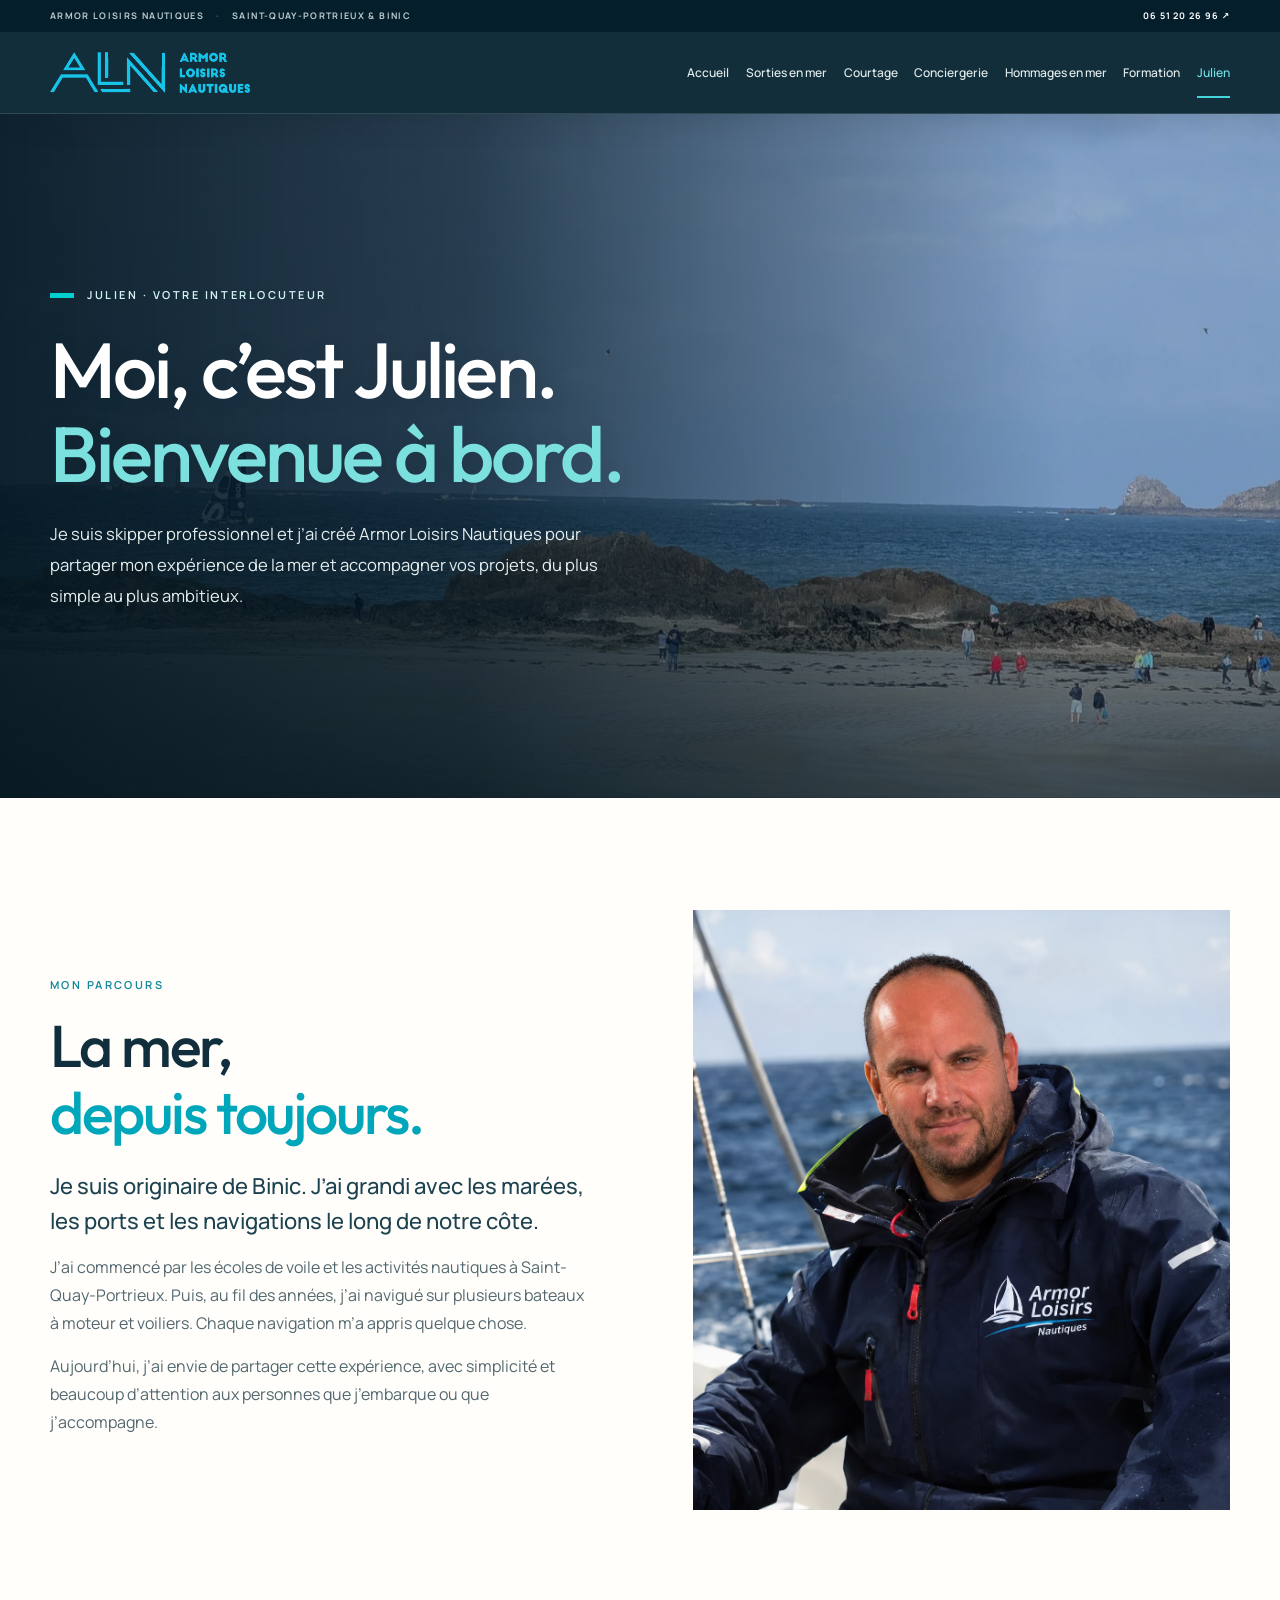
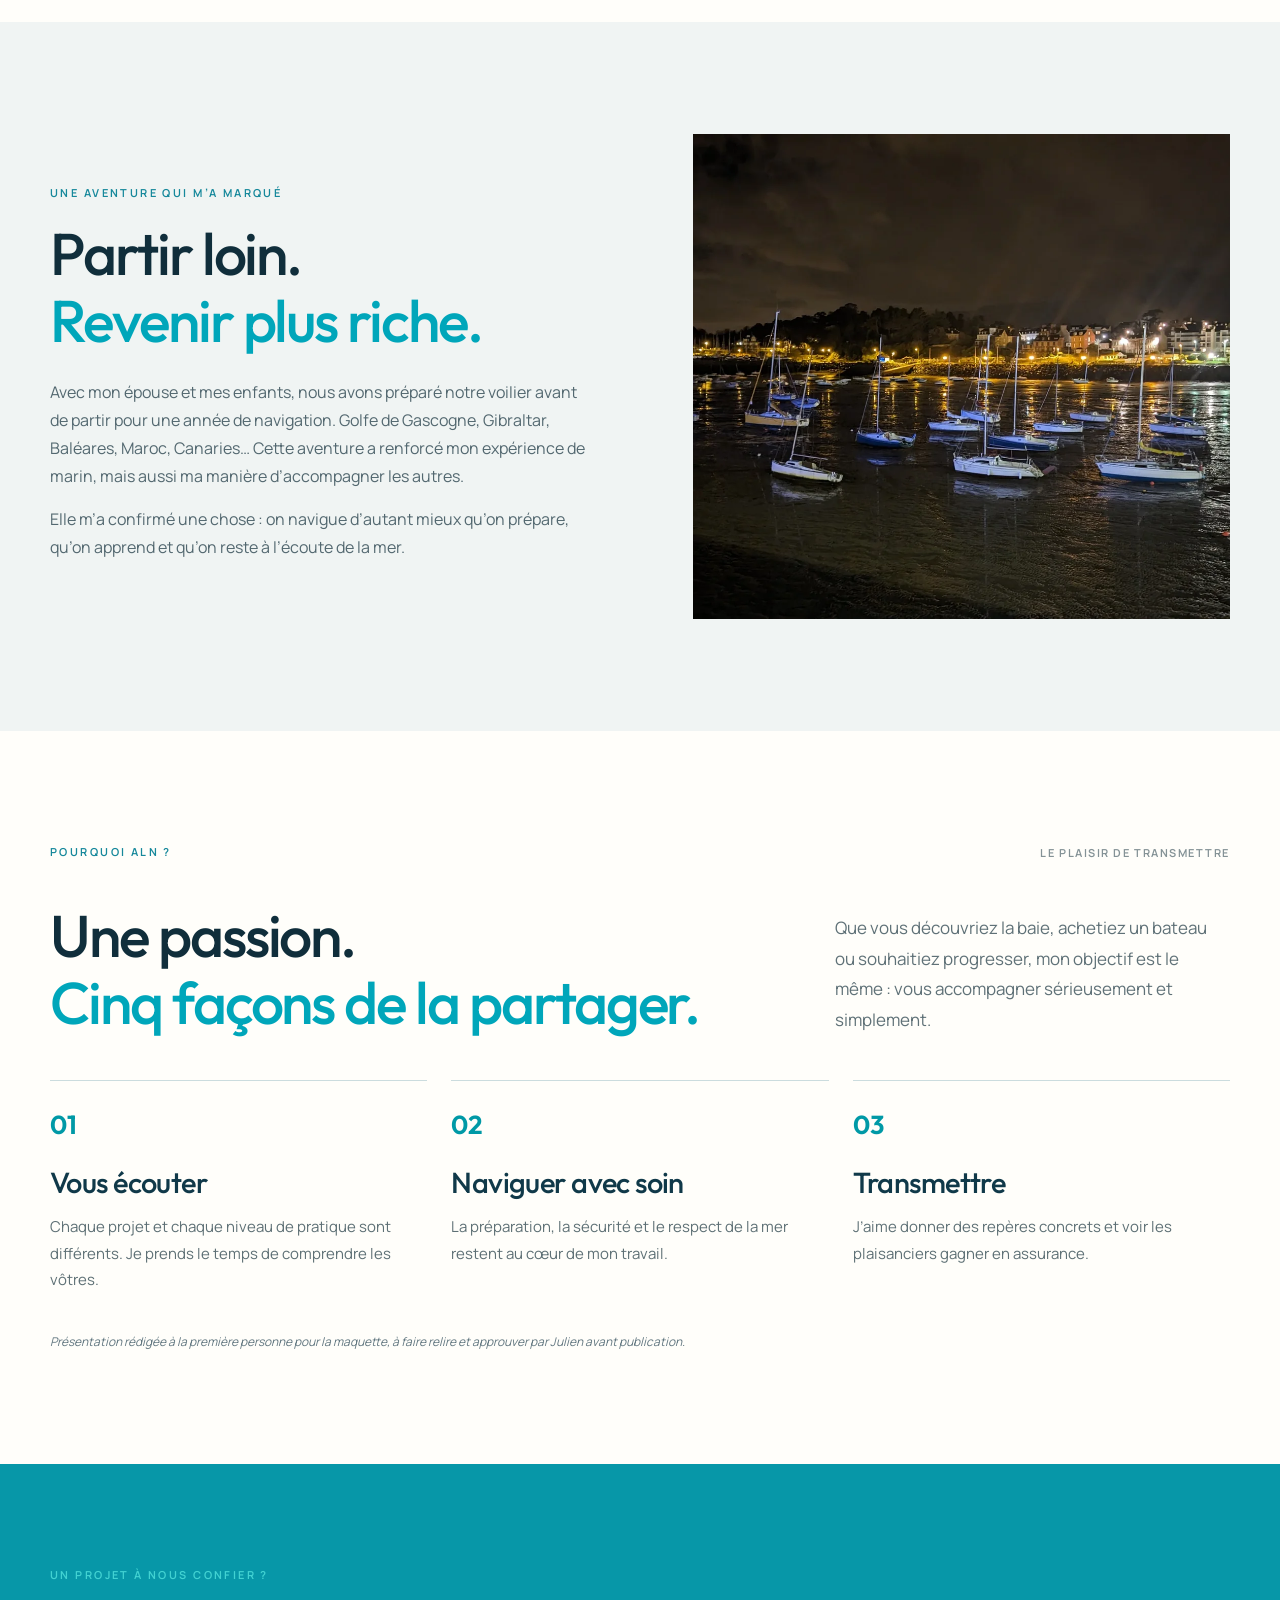
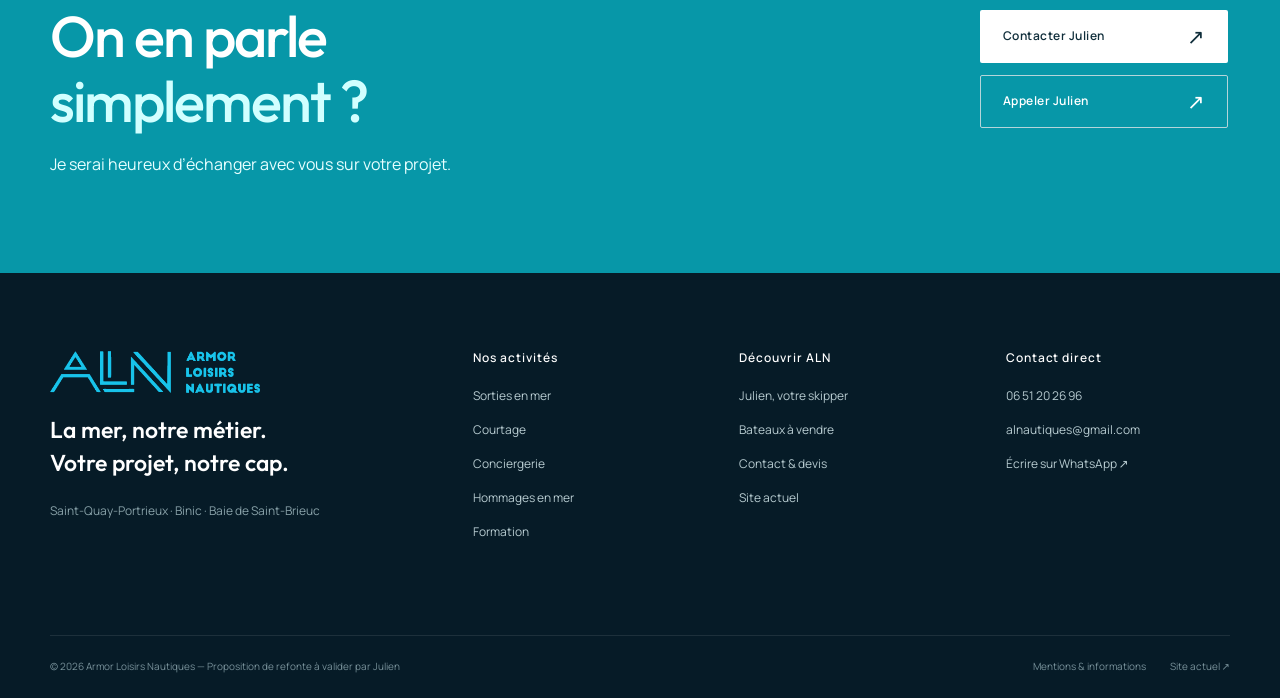
<file: julien.html>
<!DOCTYPE html>

<html lang="fr"><head><meta charset="utf-8"/><meta content="width=device-width, initial-scale=1" name="viewport"/><meta content="#092331" name="theme-color"/><meta content="Découvrez Julien, skipper professionnel originaire de Binic et fondateur d’Armor Loisirs Nautiques." name="description"/><meta content="website" property="og:type"/><meta content="Julien — le marin derrière ALN | ALN" property="og:title"/><meta content="Découvrez Julien, skipper professionnel originaire de Binic et fondateur d’Armor Loisirs Nautiques." property="og:description"/><meta content="assets/images/hero-saint-quay.webp" property="og:image"/><link href="assets/favicon.svg" rel="icon" type="image/svg+xml"/><link href="https://fonts.googleapis.com" rel="preconnect"/><link crossorigin="" href="https://fonts.gstatic.com" rel="preconnect"/><link href="https://fonts.googleapis.com/css2?family=Manrope:wght@400;500;600;700;800&amp;family=Outfit:wght@400;500;600;700;800&amp;display=swap" rel="stylesheet"/><link href="assets/css/style.css" rel="stylesheet"/><title>Julien — le marin derrière ALN | Armor Loisirs Nautiques</title></head><body class="" data-page="julien"><a class="skip-link" href="#main">Aller au contenu</a><div class="topline"><div class="container topline-inner"><span>ARMOR LOISIRS NAUTIQUES <b>·</b> SAINT-QUAY-PORTRIEUX &amp; BINIC</span><a href="tel:+33651202696">06 51 20 26 96 <span aria-hidden="true">↗</span></a></div></div>
<header class="site-header" id="header"><div class="container header-inner">
<a aria-label="Armor Loisirs Nautiques, accueil" class="brand" href="index.html"><img alt="ALN Armor Loisirs Nautiques" height="40" src="assets/images/aln-logo.png" width="172"/></a>
<nav aria-label="Navigation principale" class="desktop-nav"><a href="index.html">Accueil</a><a href="sorties-en-mer.html">Sorties en mer</a><a href="courtage.html">Courtage</a><a href="conciergerie.html">Conciergerie</a><a href="hommages-en-mer.html">Hommages en mer</a><a href="formation.html">Formation</a><a aria-current="page" class="active" href="julien.html">Julien</a></nav>

<button aria-controls="mobileNav" aria-expanded="false" aria-label="Ouvrir le menu" class="menu-toggle" id="menuToggle" type="button"><span></span><span></span><span></span></button>
</div><nav aria-label="Navigation mobile" class="mobile-nav" id="mobileNav"><a href="index.html">Accueil</a><a href="sorties-en-mer.html">Sorties en mer</a><a href="courtage.html">Courtage</a><a href="conciergerie.html">Conciergerie</a><a href="hommages-en-mer.html">Hommages en mer</a><a href="formation.html">Formation</a><a aria-current="page" class="active" href="julien.html">Julien</a><a href="contact.html">Contact</a></nav></header><main id="main"><section aria-label="Moi, c’est Julien.&lt;br&gt;&lt;em&gt;Bienvenue à bord.&lt;/em&gt;" class="hero hero-inner"><div class="hero-photo"><img alt="Voilier en navigation en Bretagne" decoding="async" loading="eager" src="assets/images/littoral-voilier.webp"/></div><div class="hero-overlay"></div><div class="container hero-content"><span class="hero-kicker"><i></i>JULIEN · VOTRE INTERLOCUTEUR</span><h1>Moi, c’est Julien.<br/><em>Bienvenue à bord.</em></h1><p>Je suis skipper professionnel et j’ai créé Armor Loisirs Nautiques pour partager mon expérience de la mer et accompagner vos projets, du plus simple au plus ambitieux.</p></div></section><section class="section"><div class="container split-story"><div class="split-copy"><span class="eyebrow dark">MON PARCOURS</span><h2>La mer,<br/><em>depuis toujours.</em></h2><p class="lead">Je suis originaire de Binic. J’ai grandi avec les marées, les ports et les navigations le long de notre côte.</p><p>J’ai commencé par les écoles de voile et les activités nautiques à Saint-Quay-Portrieux. Puis, au fil des années, j’ai navigué sur plusieurs bateaux à moteur et voiliers. Chaque navigation m’a appris quelque chose.</p><p>Aujourd’hui, j’ai envie de partager cette expérience, avec simplicité et beaucoup d’attention aux personnes que j’embarque ou que j’accompagne.</p></div><div class="split-media tall"><img alt="Portrait de Julien sur un bateau, portant sa veste Armor Loisirs Nautiques" decoding="async" loading="lazy" src="assets/images/portrait-julien.webp"/></div></div></section><section class="section section-soft"><div class="container split-story flip"><div class="split-media"><img alt="Voiliers au port de nuit" decoding="async" loading="lazy" src="assets/images/port-de-nuit.webp"/></div><div class="split-copy"><span class="eyebrow dark">UNE AVENTURE QUI M’A MARQUÉ</span><h2>Partir loin.<br/><em>Revenir plus riche.</em></h2><p>Avec mon épouse et mes enfants, nous avons préparé notre voilier avant de partir pour une année de navigation. Golfe de Gascogne, Gibraltar, Baléares, Maroc, Canaries… Cette aventure a renforcé mon expérience de marin, mais aussi ma manière d’accompagner les autres.</p><p>Elle m’a confirmé une chose : on navigue d’autant mieux qu’on prépare, qu’on apprend et qu’on reste à l’écoute de la mer.</p></div></div></section><section class="section"><div class="container"><div class="section-topline"><span class="eyebrow dark">POURQUOI ALN ?</span><span class="number-label">LE PLAISIR DE TRANSMETTRE</span></div><div class="section-heading row-head"><h2>Une passion.<br/><em>Cinq façons de la partager.</em></h2><p>Que vous découvriez la baie, achetiez un bateau ou souhaitiez progresser, mon objectif est le même : vous accompagner sérieusement et simplement.</p></div><div class="perks"><div><b>01</b><h3>Vous écouter</h3><p>Chaque projet et chaque niveau de pratique sont différents. Je prends le temps de comprendre les vôtres.</p></div><div><b>02</b><h3>Naviguer avec soin</h3><p>La préparation, la sécurité et le respect de la mer restent au cœur de mon travail.</p></div><div><b>03</b><h3>Transmettre</h3><p>J’aime donner des repères concrets et voir les plaisanciers gagner en assurance.</p></div></div><p class="editorial-note">Présentation rédigée à la première personne pour la maquette, à faire relire et approuver par Julien avant publication.</p></div></section><section class="cta-band cta-activity"><div class="container cta-row"><div><span class="eyebrow">UN PROJET À NOUS CONFIER ?</span><h2>On en parle<br/><em>simplement ?</em></h2><p>Je serai heureux d’échanger avec vous sur votre projet.</p></div><div class="cta-actions"><a class="button button-light" href="contact.html?objet=Autre%20demande">Contacter Julien <span aria-hidden="true">↗</span></a><a class="button button-outline-light" href="tel:+33651202696">Appeler Julien <span aria-hidden="true">↗</span></a></div></div></section></main><footer class="site-footer"><div class="container footer-main"><div class="footer-brand"><img alt="Armor Loisirs Nautiques" height="60" src="assets/images/aln-logo.png" width="210"/><p>La mer, notre métier.<br/>Votre projet, notre cap.</p><span class="footer-location">Saint-Quay-Portrieux · Binic · Baie de Saint-Brieuc</span></div><div class="footer-col"><h3>Nos activités</h3><a href="sorties-en-mer.html">Sorties en mer</a><a href="courtage.html">Courtage</a><a href="conciergerie.html">Conciergerie</a><a href="hommages-en-mer.html">Hommages en mer</a><a href="formation.html">Formation</a></div><div class="footer-col"><h3>Découvrir ALN</h3><a href="julien.html">Julien, votre skipper</a><a href="https://www.armorloisirsnautiques.fr/nos-bateaux-en-vente" rel="noopener" target="_blank">Bateaux à vendre</a><a href="contact.html">Contact &amp; devis</a><a href="https://www.armorloisirsnautiques.fr/" rel="noopener" target="_blank">Site actuel</a></div><div class="footer-col"><h3>Contact direct</h3><a href="tel:+33651202696">06 51 20 26 96</a><a href="mailto:alnautiques@gmail.com">alnautiques@gmail.com</a><a href="https://api.whatsapp.com/send?phone=33651202696" rel="noopener" target="_blank">Écrire sur WhatsApp ↗</a></div></div><div class="container footer-bottom"><span>© <span id="year">2026</span> Armor Loisirs Nautiques — Proposition de refonte à valider par Julien</span><div><a href="mentions.html">Mentions &amp; informations</a><a href="https://www.armorloisirsnautiques.fr/" rel="noopener" target="_blank">Site actuel ↗</a></div></div></footer><script defer="" src="assets/js/site.js"></script></body></html>
</file>
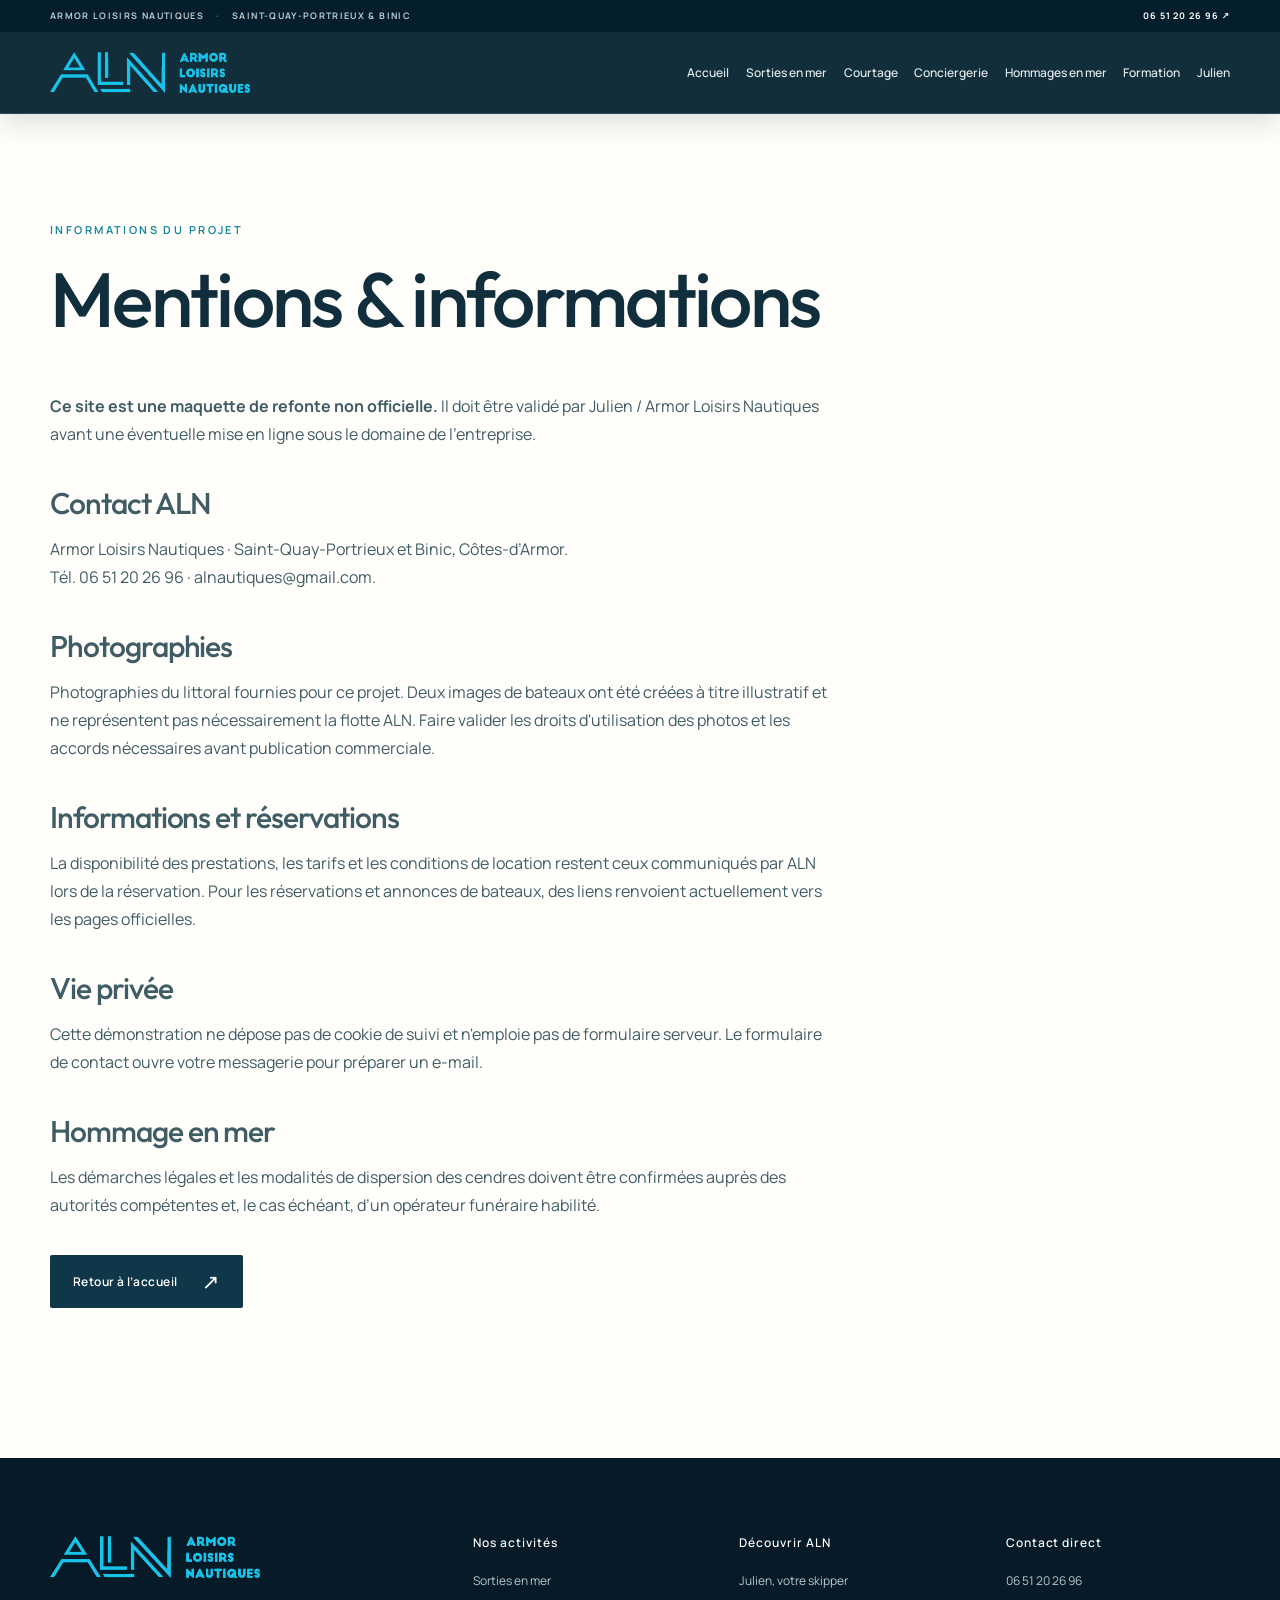
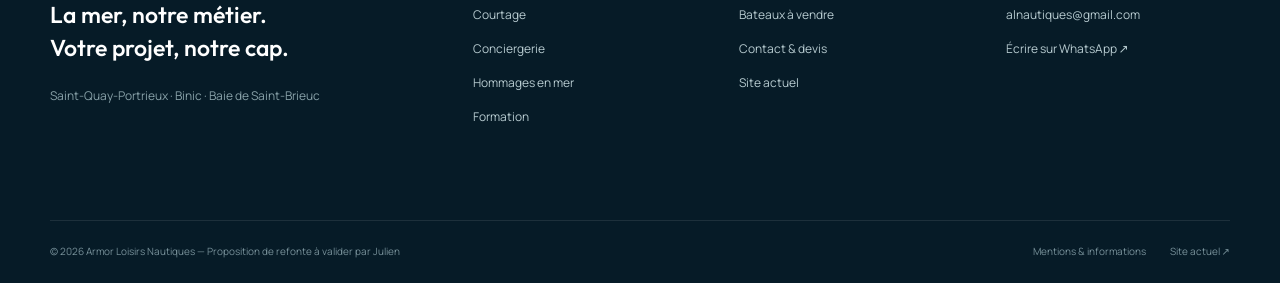
<file: mentions.html>
<!DOCTYPE html>
<html lang="fr"><head><meta charset="utf-8"/><meta content="width=device-width, initial-scale=1" name="viewport"/><meta content="#092331" name="theme-color"/><meta content="Informations sur la maquette Armor Loisirs Nautiques." name="description"/><meta content="website" property="og:type"/><meta content="Mentions &amp; informations | ALN" property="og:title"/><meta content="Informations sur la maquette Armor Loisirs Nautiques." property="og:description"/><meta content="assets/images/hero-saint-quay.webp" property="og:image"/><link href="assets/favicon.svg" rel="icon" type="image/svg+xml"/><link href="https://fonts.googleapis.com" rel="preconnect"/><link crossorigin="" href="https://fonts.gstatic.com" rel="preconnect"/><link href="https://fonts.googleapis.com/css2?family=Manrope:wght@400;500;600;700;800&amp;family=Outfit:wght@400;500;600;700;800&amp;display=swap" rel="stylesheet"/><link href="assets/css/style.css" rel="stylesheet"/><title>Mentions &amp; informations | Armor Loisirs Nautiques</title></head><body class="" data-page="mentions"><a class="skip-link" href="#main">Aller au contenu</a><div class="topline"><div class="container topline-inner"><span>ARMOR LOISIRS NAUTIQUES <b>·</b> SAINT-QUAY-PORTRIEUX &amp; BINIC</span><a href="tel:+33651202696">06 51 20 26 96 <span aria-hidden="true">↗</span></a></div></div>
<header class="site-header" id="header"><div class="container header-inner">
<a aria-label="Armor Loisirs Nautiques, accueil" class="brand" href="index.html"><img alt="ALN Armor Loisirs Nautiques" height="40" src="assets/images/aln-logo.png" width="172"/></a>
<nav aria-label="Navigation principale" class="desktop-nav"><a href="index.html">Accueil</a><a href="sorties-en-mer.html">Sorties en mer</a><a href="courtage.html">Courtage</a><a href="conciergerie.html">Conciergerie</a><a href="hommages-en-mer.html">Hommages en mer</a><a href="formation.html">Formation</a><a href="julien.html">Julien</a></nav>

<button aria-controls="mobileNav" aria-expanded="false" aria-label="Ouvrir le menu" class="menu-toggle" id="menuToggle" type="button"><span></span><span></span><span></span></button>
</div><nav aria-label="Navigation mobile" class="mobile-nav" id="mobileNav"><a href="index.html">Accueil</a><a href="sorties-en-mer.html">Sorties en mer</a><a href="courtage.html">Courtage</a><a href="conciergerie.html">Conciergerie</a><a href="hommages-en-mer.html">Hommages en mer</a><a href="formation.html">Formation</a><a href="julien.html">Julien</a><a href="contact.html">Contact</a></nav></header><main id="main"><section class="plain-page"><div class="container"><span class="eyebrow dark">INFORMATIONS DU PROJET</span><h1>Mentions &amp; informations</h1><div class="prose"><p><strong>Ce site est une maquette de refonte non officielle.</strong> Il doit être validé par Julien / Armor Loisirs Nautiques avant une éventuelle mise en ligne sous le domaine de l’entreprise.</p><h2>Contact ALN</h2><p>Armor Loisirs Nautiques · Saint-Quay-Portrieux et Binic, Côtes-d’Armor.<br/>Tél. 06 51 20 26 96 · alnautiques@gmail.com.</p><h2>Photographies</h2><p>Photographies du littoral fournies pour ce projet. Deux images de bateaux ont été créées à titre illustratif et ne représentent pas nécessairement la flotte ALN. Faire valider les droits d'utilisation des photos et les accords nécessaires avant publication commerciale.</p><h2>Informations et réservations</h2><p>La disponibilité des prestations, les tarifs et les conditions de location restent ceux communiqués par ALN lors de la réservation. Pour les réservations et annonces de bateaux, des liens renvoient actuellement vers les pages officielles.</p><h2>Vie privée</h2><p>Cette démonstration ne dépose pas de cookie de suivi et n'emploie pas de formulaire serveur. Le formulaire de contact ouvre votre messagerie pour préparer un e-mail.</p><h2>Hommage en mer</h2><p>Les démarches légales et les modalités de dispersion des cendres doivent être confirmées auprès des autorités compétentes et, le cas échéant, d’un opérateur funéraire habilité.</p><a class="button button-dark" href="index.html">Retour à l’accueil<span aria-hidden="true">↗</span></a></div></div></section></main><footer class="site-footer"><div class="container footer-main"><div class="footer-brand"><img alt="Armor Loisirs Nautiques" height="60" src="assets/images/aln-logo.png" width="210"/><p>La mer, notre métier.<br/>Votre projet, notre cap.</p><span class="footer-location">Saint-Quay-Portrieux · Binic · Baie de Saint-Brieuc</span></div><div class="footer-col"><h3>Nos activités</h3><a href="sorties-en-mer.html">Sorties en mer</a><a href="courtage.html">Courtage</a><a href="conciergerie.html">Conciergerie</a><a href="hommages-en-mer.html">Hommages en mer</a><a href="formation.html">Formation</a></div><div class="footer-col"><h3>Découvrir ALN</h3><a href="julien.html">Julien, votre skipper</a><a href="https://www.armorloisirsnautiques.fr/nos-bateaux-en-vente" rel="noopener" target="_blank">Bateaux à vendre</a><a href="contact.html">Contact &amp; devis</a><a href="https://www.armorloisirsnautiques.fr/" rel="noopener" target="_blank">Site actuel</a></div><div class="footer-col"><h3>Contact direct</h3><a href="tel:+33651202696">06 51 20 26 96</a><a href="mailto:alnautiques@gmail.com">alnautiques@gmail.com</a><a href="https://api.whatsapp.com/send?phone=33651202696" rel="noopener" target="_blank">Écrire sur WhatsApp ↗</a></div></div><div class="container footer-bottom"><span>© <span id="year">2026</span> Armor Loisirs Nautiques — Proposition de refonte à valider par Julien</span><div><a href="mentions.html">Mentions &amp; informations</a><a href="https://www.armorloisirsnautiques.fr/" rel="noopener" target="_blank">Site actuel ↗</a></div></div></footer><script defer="" src="assets/js/site.js"></script></body></html>
</file>
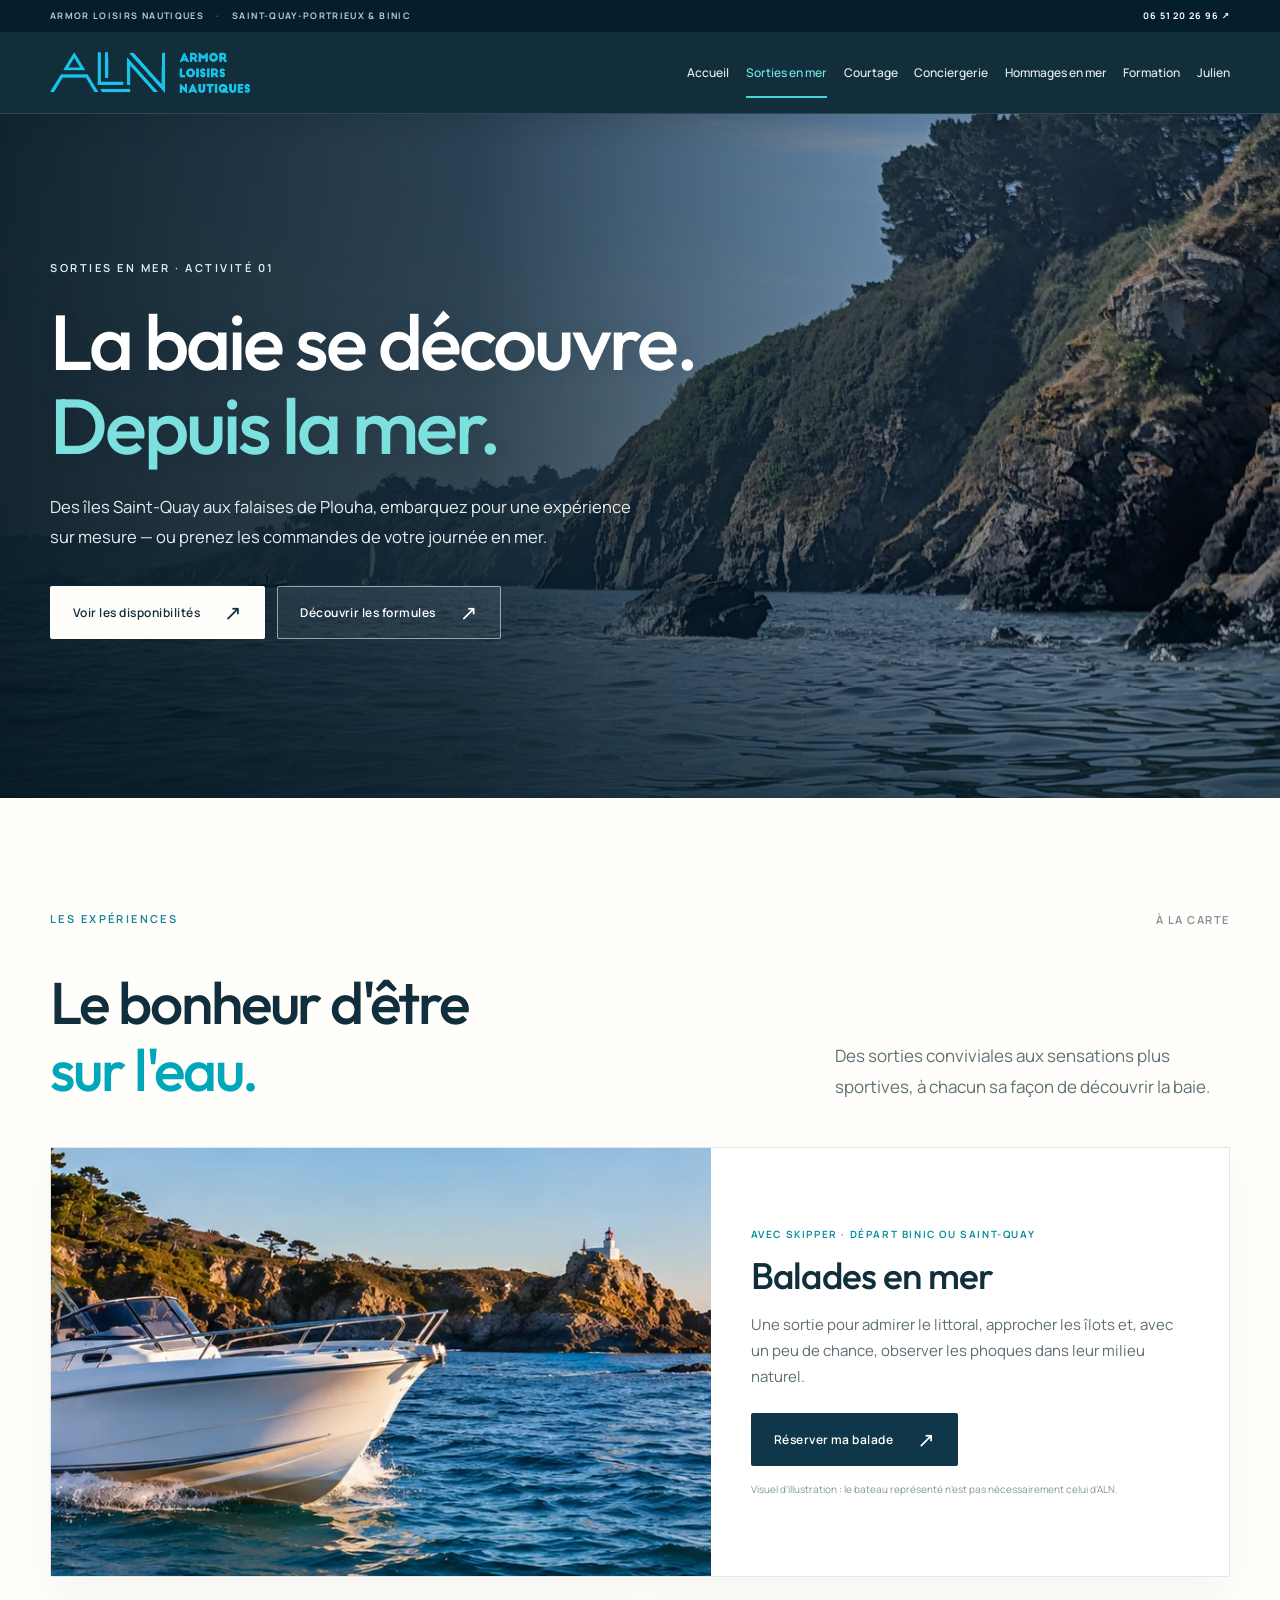
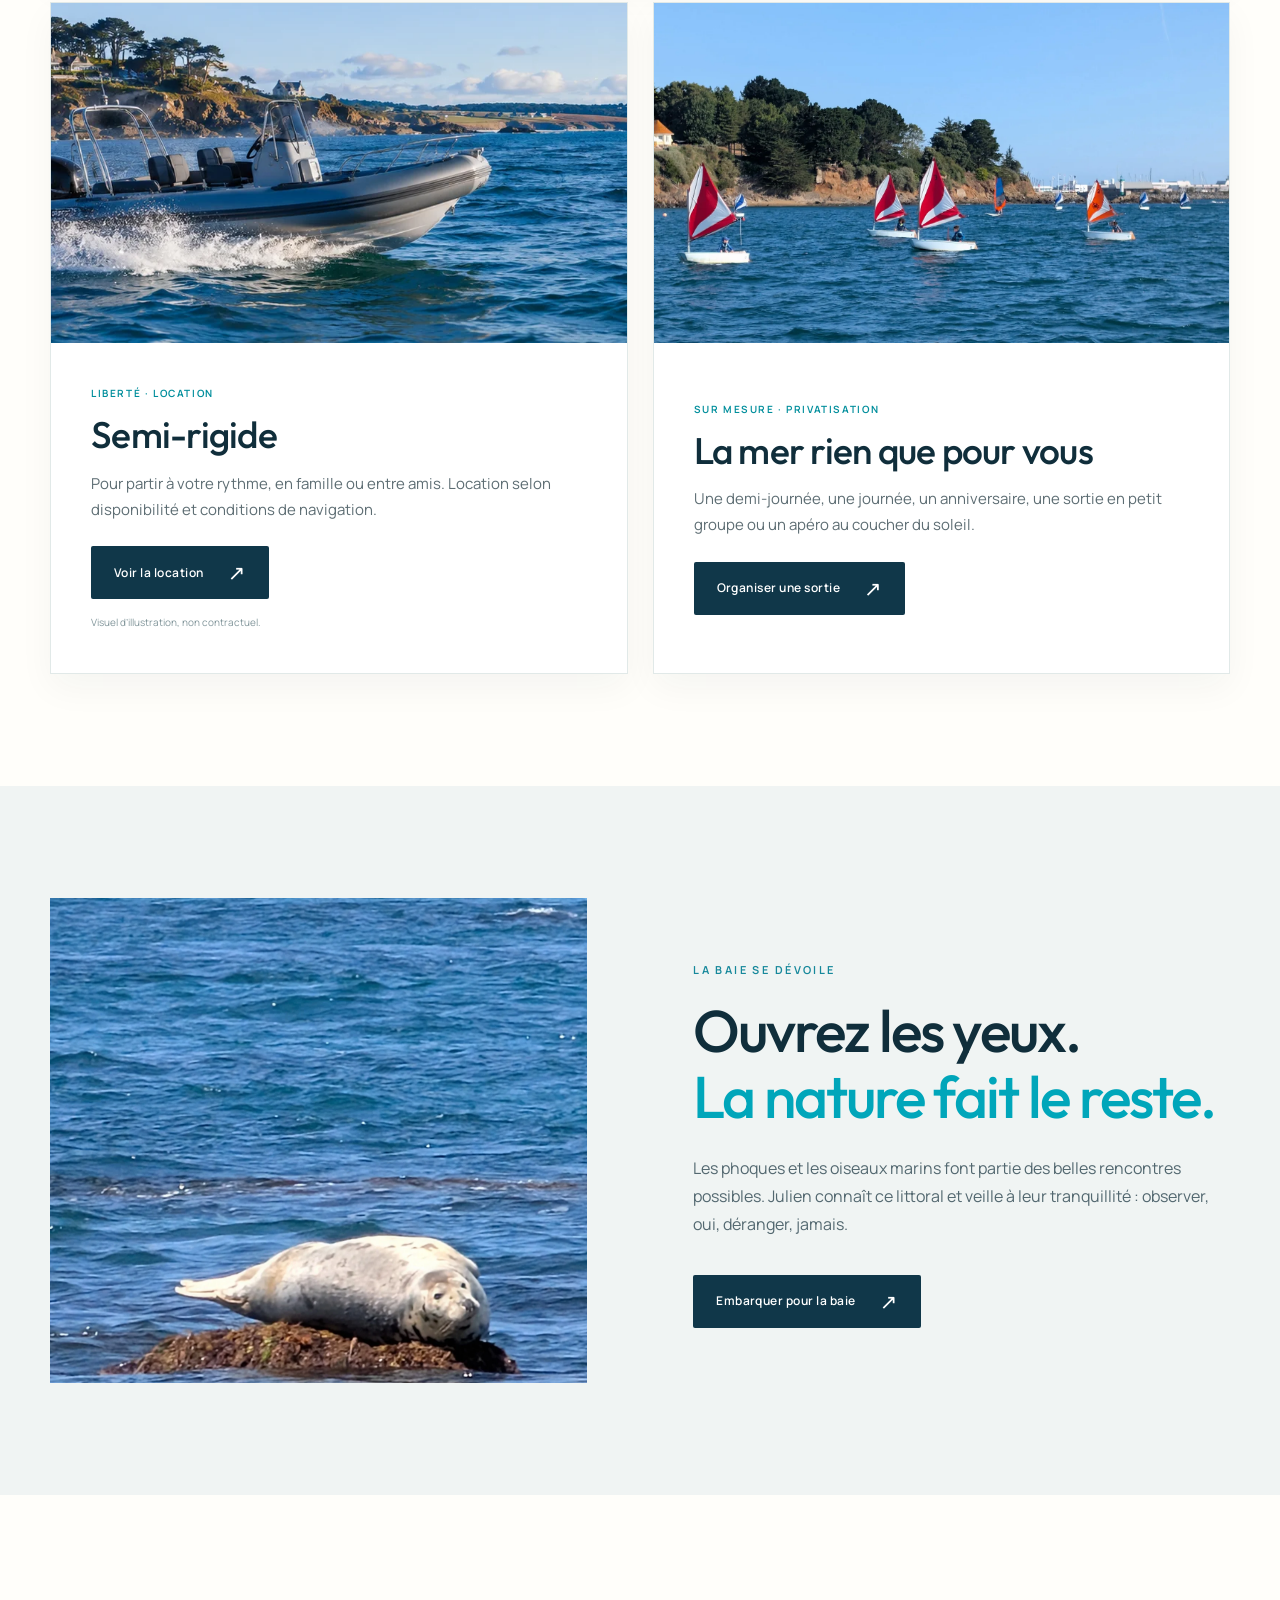
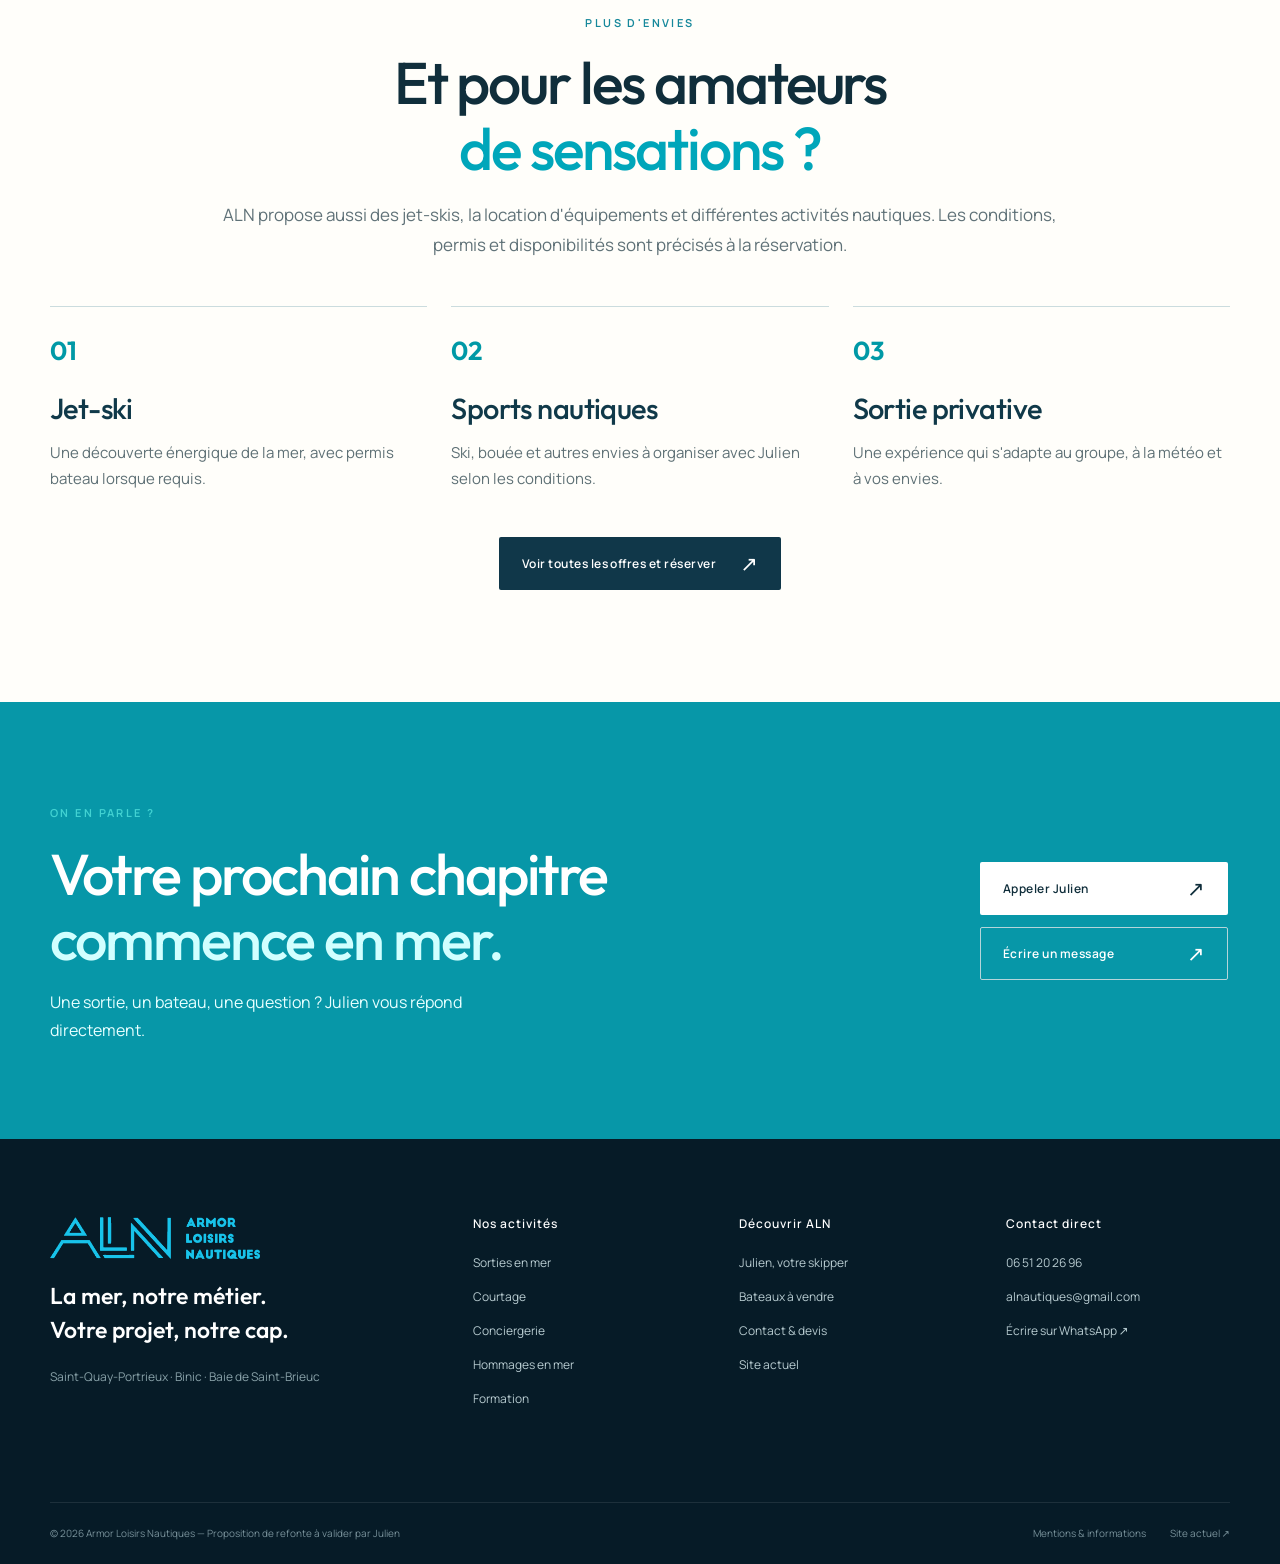
<file: sorties-en-mer.html>
<!DOCTYPE html>
<html lang="fr"><head><meta charset="utf-8"/><meta content="width=device-width, initial-scale=1" name="viewport"/><meta content="#092331" name="theme-color"/><meta content="Balades, sorties privatives, location de semi-rigide et de jet-skis avec ALN depuis Binic et Saint-Quay-Portrieux." name="description"/><meta content="website" property="og:type"/><meta content="Sorties en mer et locations | ALN" property="og:title"/><meta content="Balades, sorties privatives, location de semi-rigide et de jet-skis avec ALN depuis Binic et Saint-Quay-Portrieux." property="og:description"/><meta content="assets/images/hero-saint-quay.webp" property="og:image"/><link href="assets/favicon.svg" rel="icon" type="image/svg+xml"/><link href="https://fonts.googleapis.com" rel="preconnect"/><link crossorigin="" href="https://fonts.gstatic.com" rel="preconnect"/><link href="https://fonts.googleapis.com/css2?family=Manrope:wght@400;500;600;700;800&amp;family=Outfit:wght@400;500;600;700;800&amp;display=swap" rel="stylesheet"/><link href="assets/css/style.css" rel="stylesheet"/><title>Sorties en mer et locations | Armor Loisirs Nautiques</title></head><body class="" data-page="sorties-en-mer"><a class="skip-link" href="#main">Aller au contenu</a><div class="topline"><div class="container topline-inner"><span>ARMOR LOISIRS NAUTIQUES <b>·</b> SAINT-QUAY-PORTRIEUX &amp; BINIC</span><a href="tel:+33651202696">06 51 20 26 96 <span aria-hidden="true">↗</span></a></div></div>
<header class="site-header" id="header"><div class="container header-inner">
<a aria-label="Armor Loisirs Nautiques, accueil" class="brand" href="index.html"><img alt="ALN Armor Loisirs Nautiques" height="40" src="assets/images/aln-logo.png" width="172"/></a>
<nav aria-label="Navigation principale" class="desktop-nav"><a href="index.html">Accueil</a><a aria-current="page" class="active" href="sorties-en-mer.html">Sorties en mer</a><a href="courtage.html">Courtage</a><a href="conciergerie.html">Conciergerie</a><a href="hommages-en-mer.html">Hommages en mer</a><a href="formation.html">Formation</a><a href="julien.html">Julien</a></nav>

<button aria-controls="mobileNav" aria-expanded="false" aria-label="Ouvrir le menu" class="menu-toggle" id="menuToggle" type="button"><span></span><span></span><span></span></button>
</div><nav aria-label="Navigation mobile" class="mobile-nav" id="mobileNav"><a href="index.html">Accueil</a><a aria-current="page" class="active" href="sorties-en-mer.html">Sorties en mer</a><a href="courtage.html">Courtage</a><a href="conciergerie.html">Conciergerie</a><a href="hommages-en-mer.html">Hommages en mer</a><a href="formation.html">Formation</a><a href="julien.html">Julien</a><a href="contact.html">Contact</a></nav></header><main id="main">
<section aria-label="Sorties et loisirs nautiques" class="hero hero-inner"><div class="hero-photo"><img alt="Côte rocheuse de la baie de Saint-Brieuc vue depuis la mer" class="" decoding="async" loading="eager" src="assets/images/cote-rocheuse.webp"/></div><div class="hero-overlay"></div><div class="container hero-content"><span class="hero-kicker">SORTIES EN MER · ACTIVITÉ 01</span><h1>La baie se découvre.<br/><em>Depuis la mer.</em></h1><p>Des îles Saint-Quay aux falaises de Plouha, embarquez pour une expérience sur mesure — ou prenez les commandes de votre journée en mer.</p><div class="hero-actions"><a class="button button-white" href="https://booking.myrezapp.com/fr/online/booking/minisite/18653/armor-loisirs-nautiques" rel="noopener" target="_blank">Voir les disponibilités<span aria-hidden="true">↗</span></a><a class="button button-ghost" href="#experiences">Découvrir les formules<span aria-hidden="true">↗</span></a></div></div></section>
<section class="section"><div class="container"><div class="section-topline"><span class="eyebrow dark">LES EXPÉRIENCES</span><span class="number-label">À LA CARTE</span></div><div class="section-heading row-head"><h2>Le bonheur d'être<br/><em>sur l'eau.</em></h2><p>Des sorties conviviales aux sensations plus sportives, à chacun sa façon de découvrir la baie.</p></div><div class="service-grid" id="experiences">
<article class="service-card wide"><div class="service-media"><img alt="Illustration d’un bateau à moteur en navigation" class="" decoding="async" loading="lazy" src="assets/images/bateau-moteur-illustration.webp"/></div><div class="service-content"><span class="mini-tag">AVEC SKIPPER · DÉPART BINIC OU SAINT-QUAY</span><h3>Balades en mer</h3><p>Une sortie pour admirer le littoral, approcher les îlots et, avec un peu de chance, observer les phoques dans leur milieu naturel.</p><a class="button button-dark" href="https://booking.myrezapp.com/fr/online/booking/minisite/18653/armor-loisirs-nautiques" rel="noopener" target="_blank">Réserver ma balade<span aria-hidden="true">↗</span></a><small>Visuel d’illustration : le bateau représenté n’est pas nécessairement celui d’ALN.</small></div></article>
<article class="service-card"><div class="service-media"><img alt="Illustration d’un semi-rigide à moteur au large de la côte" class="" decoding="async" loading="lazy" src="assets/images/semi-rigide-illustration.webp"/></div><div class="service-content"><span class="mini-tag">LIBERTÉ · LOCATION</span><h3>Semi-rigide</h3><p>Pour partir à votre rythme, en famille ou entre amis. Location selon disponibilité et conditions de navigation.</p><a class="button button-dark" href="https://booking.myrezapp.com/fr/online/booking/minisite/18653/armor-loisirs-nautiques" rel="noopener" target="_blank">Voir la location<span aria-hidden="true">↗</span></a><small>Visuel d’illustration, non contractuel.</small></div></article>
<article class="service-card"><div class="service-media"><img alt="Petits voiliers colorés dans la baie" class="" decoding="async" loading="lazy" src="assets/images/petites-voiles.webp"/></div><div class="service-content"><span class="mini-tag">SUR MESURE · PRIVATISATION</span><h3>La mer rien que pour vous</h3><p>Une demi-journée, une journée, un anniversaire, une sortie en petit groupe ou un apéro au coucher du soleil.</p><a class="button button-dark" href="https://booking.myrezapp.com/fr/online/booking/minisite/18653/armor-loisirs-nautiques" rel="noopener" target="_blank">Organiser une sortie<span aria-hidden="true">↗</span></a></div></article>
</div></div></section>
<section class="section section-soft"><div class="container split-story"><div class="split-media"><img alt="Phoque gris se reposant sur un rocher à marée basse" class="" decoding="async" loading="lazy" src="assets/images/phoques-au-repos.webp"/></div><div class="split-copy"><span class="eyebrow dark">LA BAIE SE DÉVOILE</span><h2>Ouvrez les yeux.<br/><em>La nature fait le reste.</em></h2><p>Les phoques et les oiseaux marins font partie des belles rencontres possibles. Julien connaît ce littoral et veille à leur tranquillité : observer, oui, déranger, jamais.</p><a class="button button-dark" href="https://booking.myrezapp.com/fr/online/booking/minisite/18653/armor-loisirs-nautiques" rel="noopener" target="_blank">Embarquer pour la baie<span aria-hidden="true">↗</span></a></div></div></section>
<section class="section"><div class="container"><div class="section-heading center"><span class="eyebrow dark">PLUS D'ENVIES</span><h2>Et pour les amateurs<br/><em>de sensations ?</em></h2><p>ALN propose aussi des jet-skis, la location d'équipements et différentes activités nautiques. Les conditions, permis et disponibilités sont précisés à la réservation.</p></div><div class="perks"><div><b>01</b><h3>Jet-ski</h3><p>Une découverte énergique de la mer, avec permis bateau lorsque requis.</p></div><div><b>02</b><h3>Sports nautiques</h3><p>Ski, bouée et autres envies à organiser avec Julien selon les conditions.</p></div><div><b>03</b><h3>Sortie privative</h3><p>Une expérience qui s'adapte au groupe, à la météo et à vos envies.</p></div></div><div class="center-action"><a class="button button-dark" href="https://booking.myrezapp.com/fr/online/booking/minisite/18653/armor-loisirs-nautiques" rel="noopener" target="_blank">Voir toutes les offres et réserver<span aria-hidden="true">↗</span></a></div></div></section><section class="cta-band"><div class="container cta-row"><div><span class="eyebrow">ON EN PARLE ?</span><h2>Votre prochain chapitre<br/><em>commence en mer.</em></h2><p>Une sortie, un bateau, une question ? Julien vous répond directement.</p></div><div class="cta-actions"><a class="button button-light" href="tel:+33651202696">Appeler Julien<span aria-hidden="true">↗</span></a><a class="button button-outline-light" href="contact.html">Écrire un message<span aria-hidden="true">↗</span></a></div></div></section></main><footer class="site-footer"><div class="container footer-main"><div class="footer-brand"><img alt="Armor Loisirs Nautiques" height="60" src="assets/images/aln-logo.png" width="210"/><p>La mer, notre métier.<br/>Votre projet, notre cap.</p><span class="footer-location">Saint-Quay-Portrieux · Binic · Baie de Saint-Brieuc</span></div><div class="footer-col"><h3>Nos activités</h3><a href="sorties-en-mer.html">Sorties en mer</a><a href="courtage.html">Courtage</a><a href="conciergerie.html">Conciergerie</a><a href="hommages-en-mer.html">Hommages en mer</a><a href="formation.html">Formation</a></div><div class="footer-col"><h3>Découvrir ALN</h3><a href="julien.html">Julien, votre skipper</a><a href="https://www.armorloisirsnautiques.fr/nos-bateaux-en-vente" rel="noopener" target="_blank">Bateaux à vendre</a><a href="contact.html">Contact &amp; devis</a><a href="https://www.armorloisirsnautiques.fr/" rel="noopener" target="_blank">Site actuel</a></div><div class="footer-col"><h3>Contact direct</h3><a href="tel:+33651202696">06 51 20 26 96</a><a href="mailto:alnautiques@gmail.com">alnautiques@gmail.com</a><a href="https://api.whatsapp.com/send?phone=33651202696" rel="noopener" target="_blank">Écrire sur WhatsApp ↗</a></div></div><div class="container footer-bottom"><span>© <span id="year">2026</span> Armor Loisirs Nautiques — Proposition de refonte à valider par Julien</span><div><a href="mentions.html">Mentions &amp; informations</a><a href="https://www.armorloisirsnautiques.fr/" rel="noopener" target="_blank">Site actuel ↗</a></div></div></footer><script defer="" src="assets/js/site.js"></script></body></html>
</file>
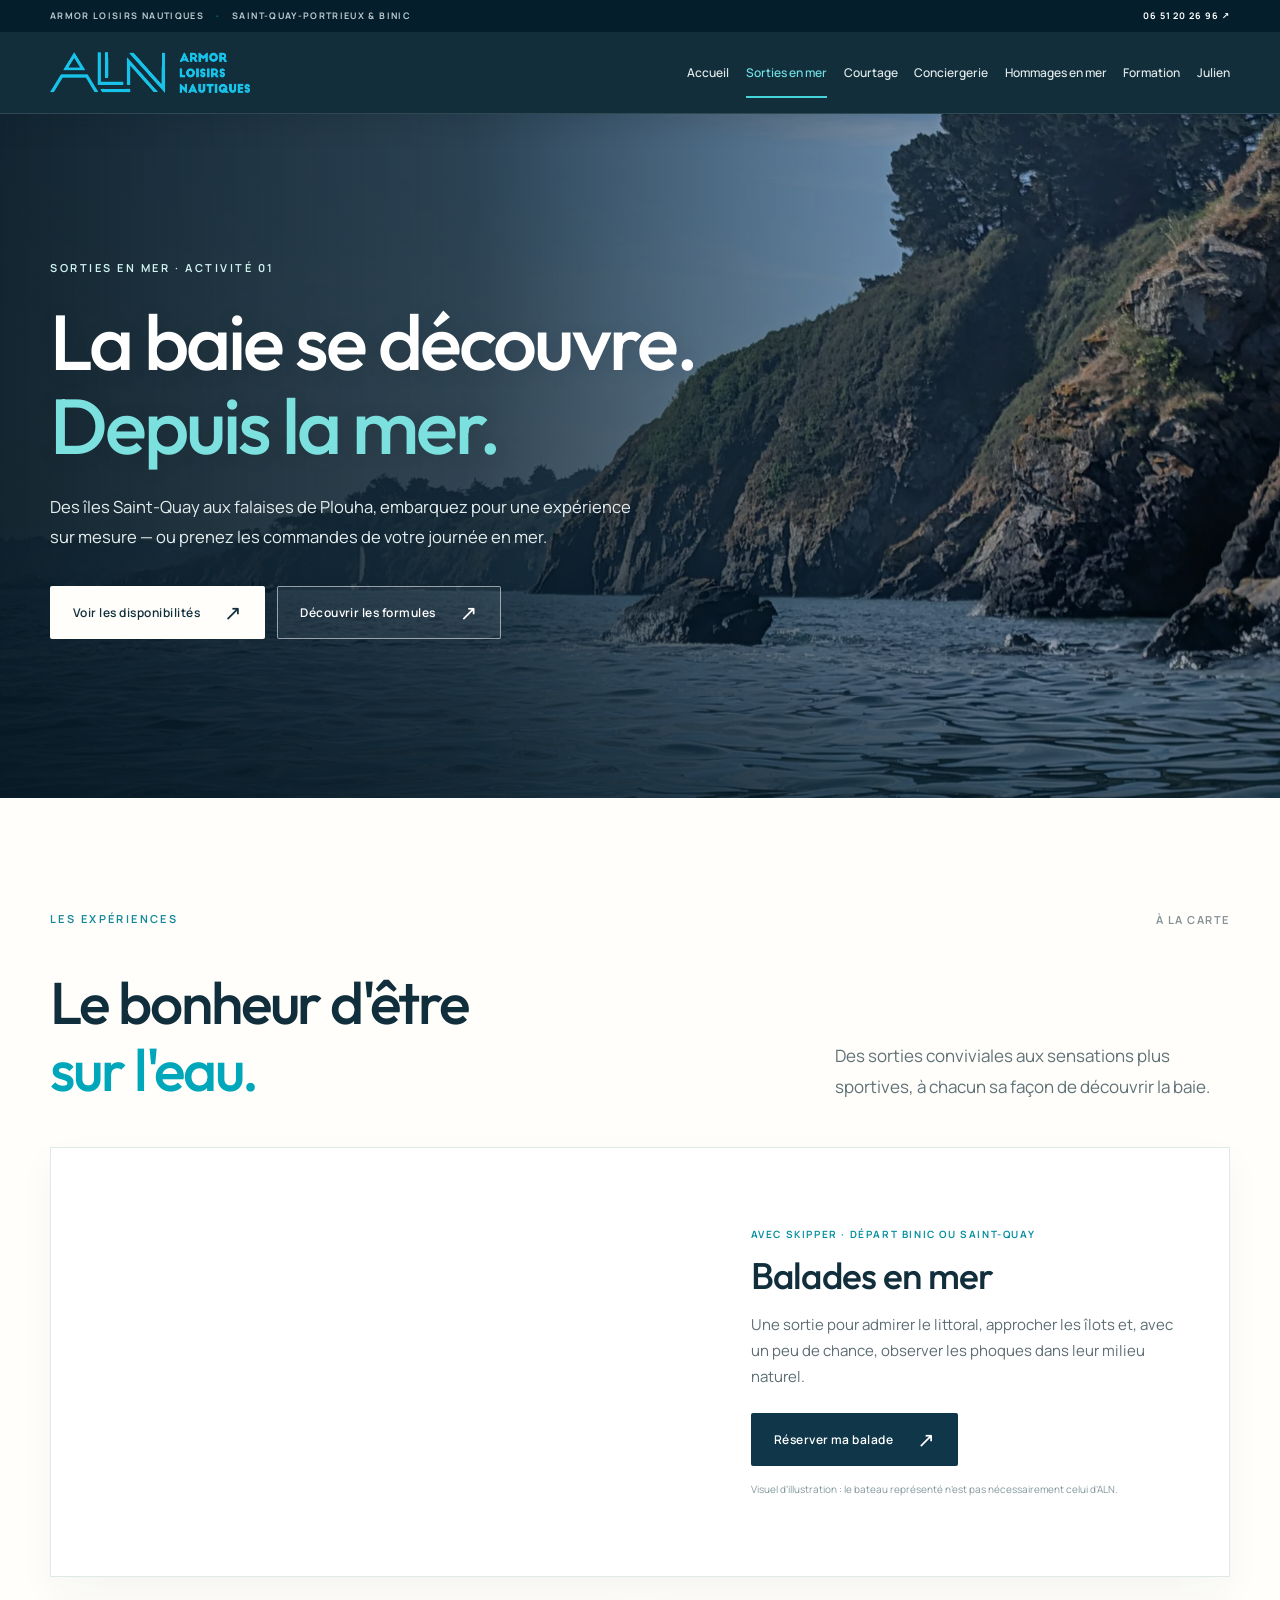
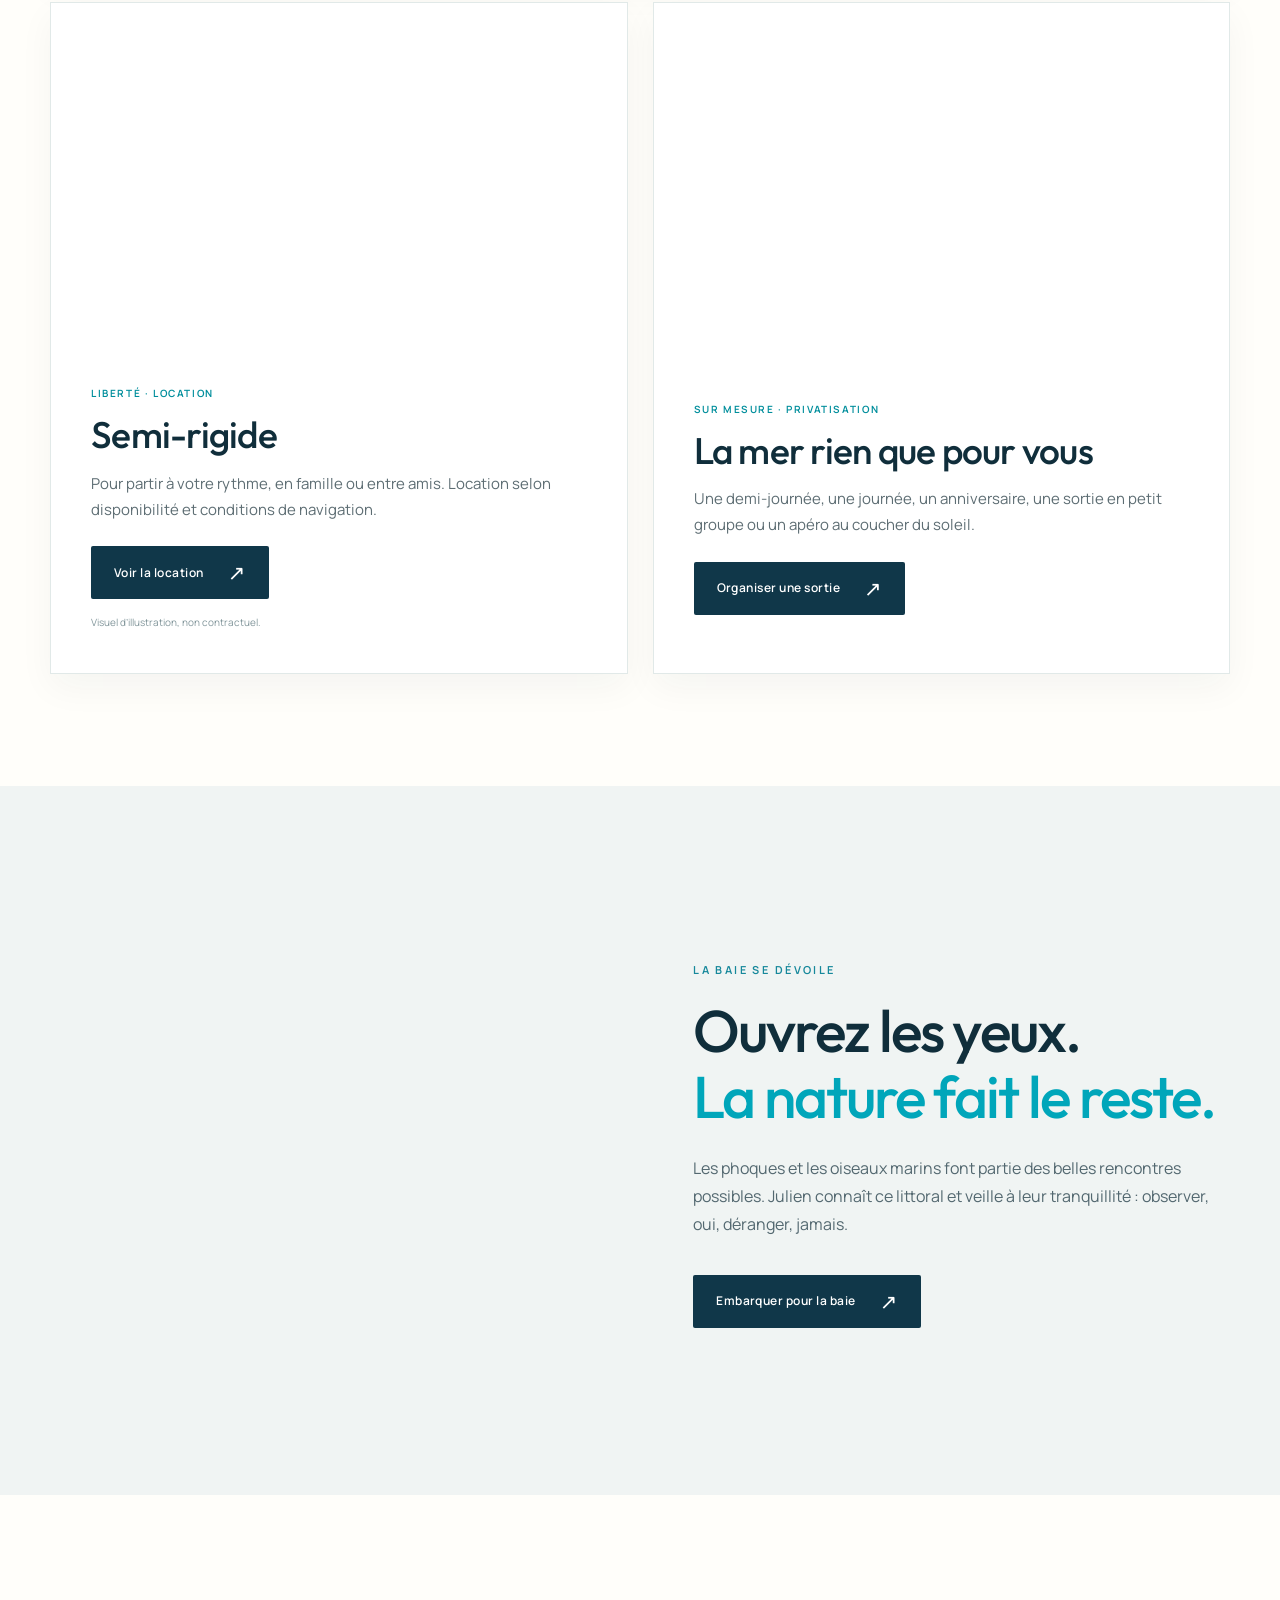
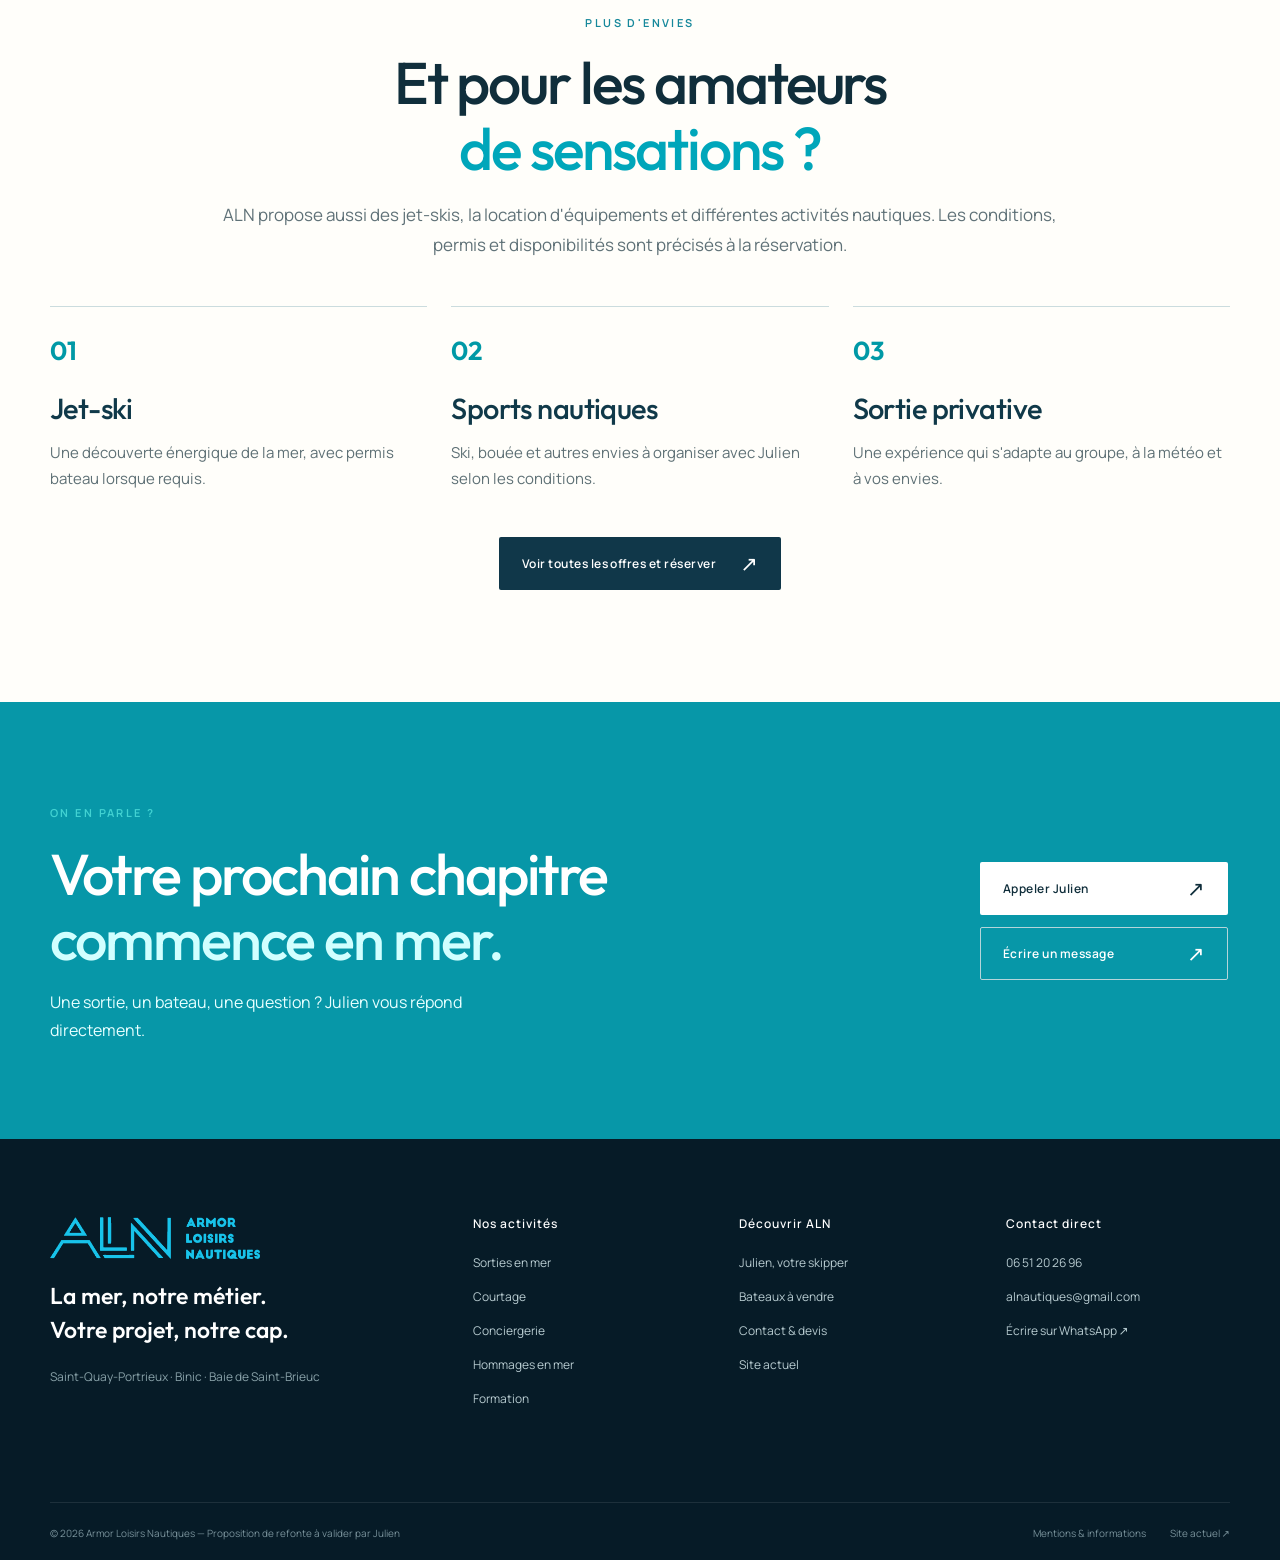
<file: vivre-la-mer.html>
<!doctype html><html lang="fr"><head><meta charset="utf-8"><meta name="viewport" content="width=device-width,initial-scale=1"><meta http-equiv="refresh" content="0; url=sorties-en-mer.html"><link rel="canonical" href="sorties-en-mer.html"><title>ALN – Nouvelle adresse</title></head><body><p>Cette rubrique a été déplacée. <a href="sorties-en-mer.html">Consulter la nouvelle page</a>.</p></body></html>
</file>
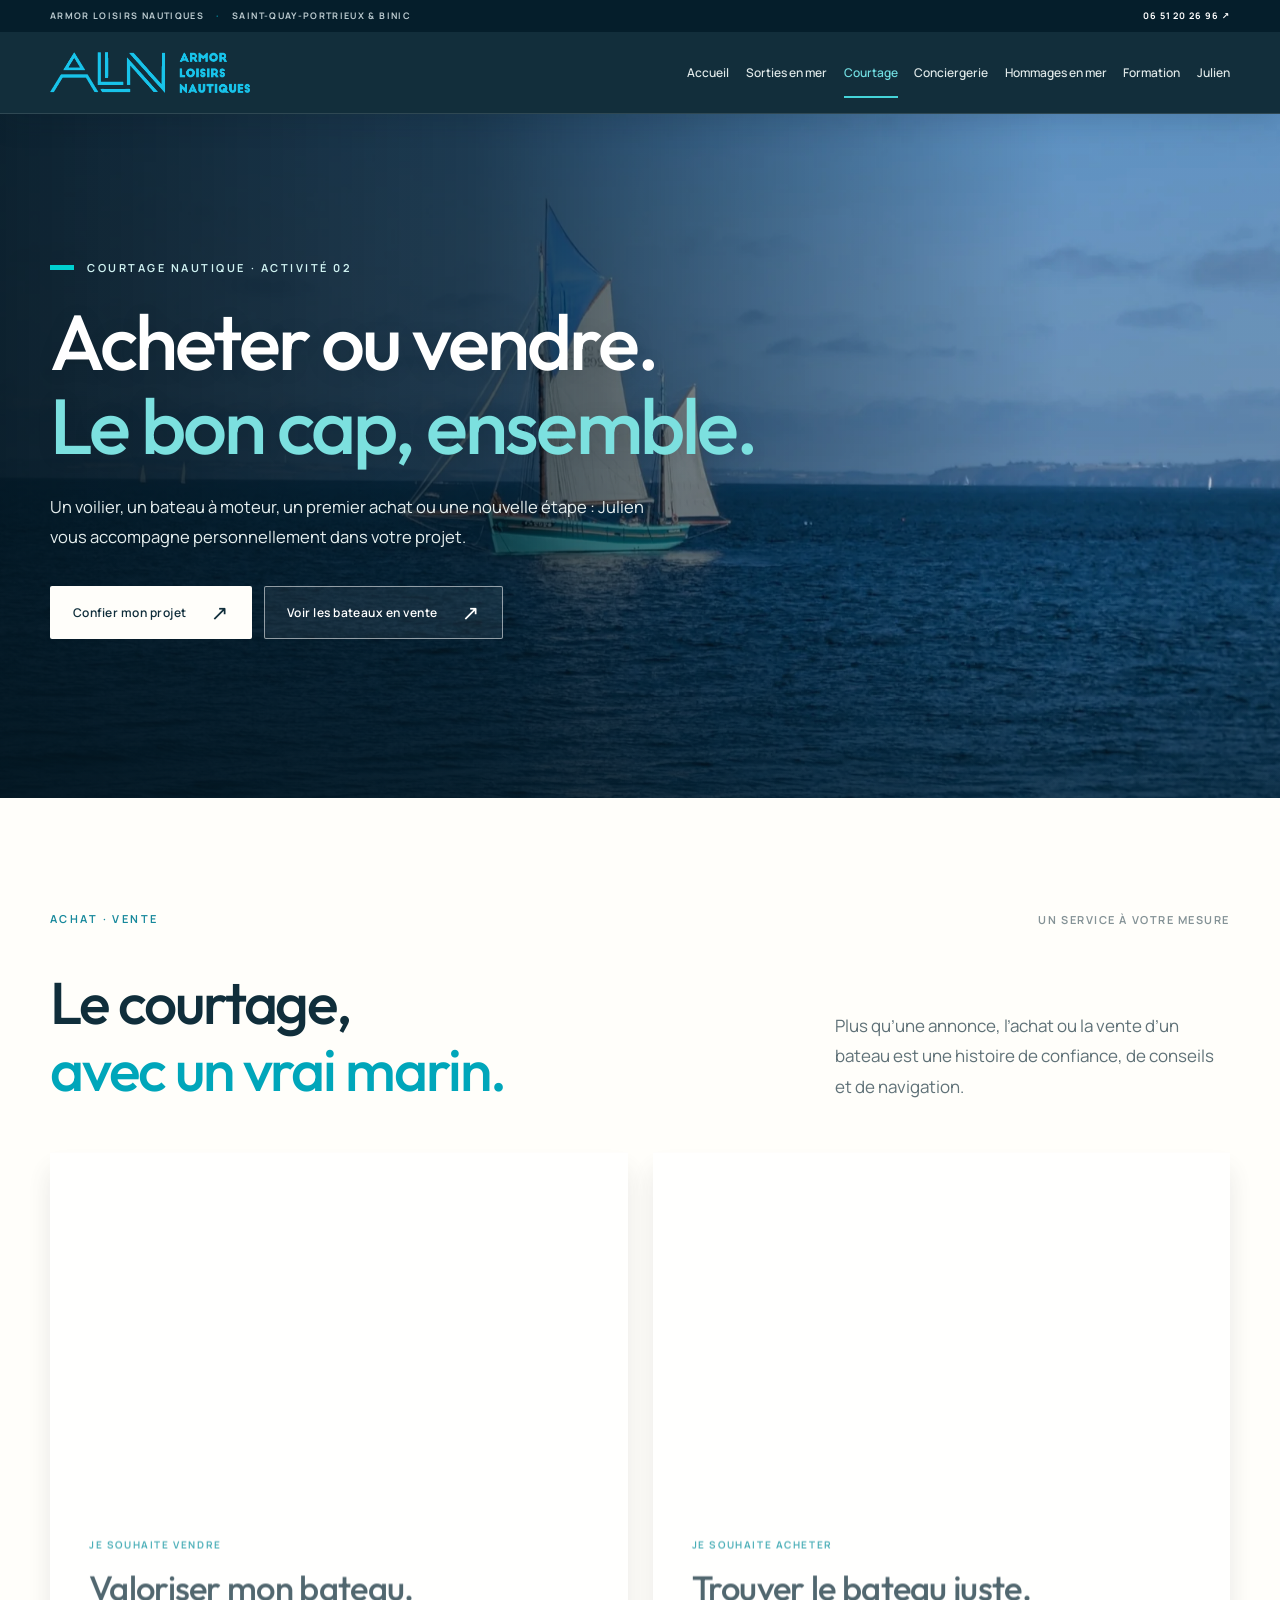
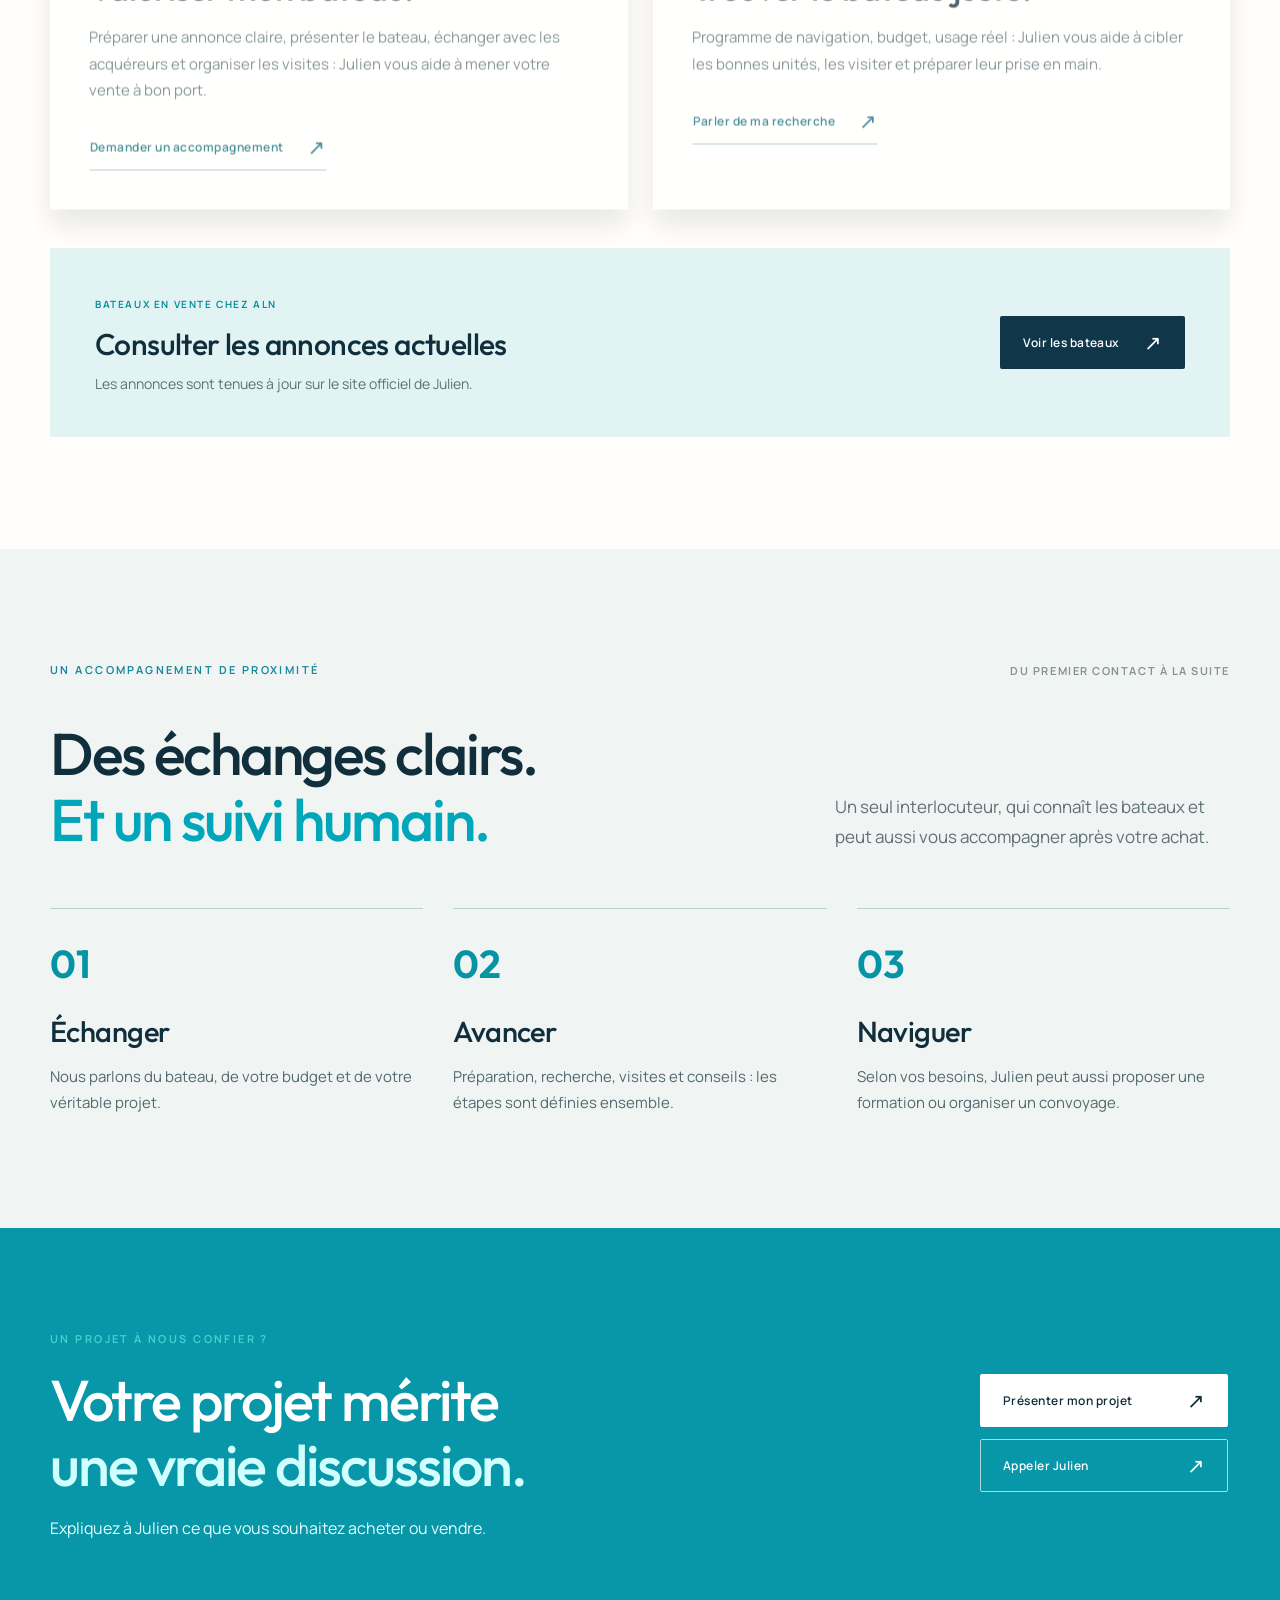
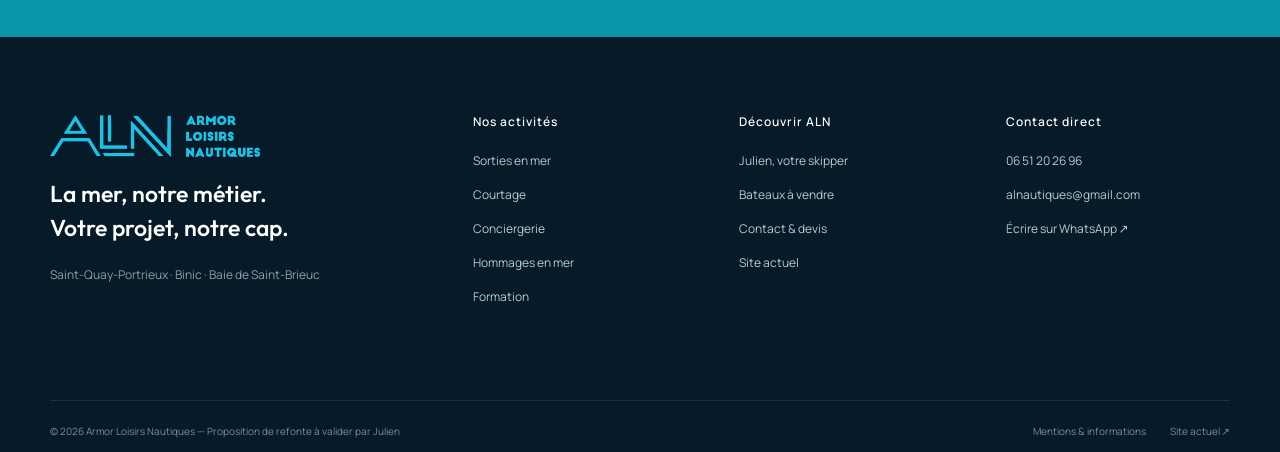
<file: votre-bateau.html>
<!doctype html><html lang="fr"><head><meta charset="utf-8"><meta name="viewport" content="width=device-width,initial-scale=1"><meta http-equiv="refresh" content="0; url=courtage.html"><link rel="canonical" href="courtage.html"><title>ALN – Nouvelle adresse</title></head><body><p>Cette rubrique a été déplacée. <a href="courtage.html">Consulter la nouvelle page</a>.</p></body></html>
</file>
<file: assets/css/style.css>
/* ARMOR LOISIRS NAUTIQUES — concept premium. No framework, no tracker. */
:root{--navy:#0a2634;--night:#061b27;--ink:#102e3b;--muted:#5c6c71;--teal:#00a6ba;--mint:#42d2d2;--sand:#f6f3ee;--paper:#fffefa;--line:#dfe8e7;--font:'Manrope',system-ui,Arial,sans-serif;--display:'Outfit','Manrope',system-ui,Arial,sans-serif}
*,*::before,*::after{box-sizing:border-box}html{scroll-behavior:smooth}body{margin:0;background:var(--paper);color:var(--ink);font-family:var(--font);font-size:16px;line-height:1.75;overflow-x:hidden}::selection{background:#b4eeef;color:#052331}a{color:inherit;text-decoration:none}button,input,select,textarea{font:inherit}button{cursor:pointer}img{max-width:100%;display:block}h1,h2,h3,p,figure,blockquote{margin:0}h1,h2,h3{line-height:1.12}h1,h2{font-family:var(--display);font-weight:650;letter-spacing:-.048em}h2 em,h1 em{font-style:normal;font-weight:650;color:var(--teal)}h3{font-weight:700;letter-spacing:-.02em}p+p{margin-top:15px}.container{width:min(1280px,calc(100% - 100px));margin-inline:auto}.skip-link{position:fixed;left:10px;top:-50px;background:#fff;color:#000;padding:10px;z-index:1000}.skip-link:focus{top:10px}.eyebrow{display:inline-block;font-size:11px;font-weight:800;line-height:1.5;letter-spacing:.22em;color:var(--mint)}.eyebrow.dark{color:#16889b}.number-label{font-size:11px;letter-spacing:.14em;color:#849296;font-weight:700}.number-label.light{color:#7ba2aa}.mini-tag{font-weight:800;font-size:10px;letter-spacing:.16em;color:#008e9c;line-height:1.4}.lead{font-size:clamp(18px,1.75vw,22px);line-height:1.55;font-weight:600;color:#1e3d48}.button{display:inline-flex;align-items:center;justify-content:space-between;gap:24px;padding:15px 22px;min-height:52px;border:1px solid transparent;font-weight:800;font-size:12px;letter-spacing:.04em;line-height:1.3;transition:transform .22s,background .22s,color .22s,border-color .22s;white-space:normal;border-radius:2px;text-align:left}.button span{font-size:21px;font-weight:400;line-height:1}.button:hover{transform:translateY(-3px)}.button-white{background:var(--paper);color:var(--ink)}.button-white:hover{background:#d3f4f4}.button-ghost{border-color:#ffffff8a;color:#fff;background:#ffffff10}.button-ghost:hover{background:#ffffff29;border-color:#fff}.button-dark{background:#103749;color:#fff}.button-dark:hover{background:#126b79}.button-light{background:#fff;color:var(--ink)}.button-outline-light{background:none;color:#fff;border-color:#b4d5da}.button-text{background:transparent;color:#0b6877;border-bottom:1px solid #9ebec3;padding:12px 0;min-height:40px;border-radius:0}.text-link{display:inline-block;color:#087a8b;font-weight:800;text-decoration:underline;text-underline-offset:5px}.topline{background:#051e2b;color:#bac9ce;position:relative;z-index:101}.topline-inner{min-height:32px;display:flex;align-items:center;justify-content:space-between;gap:12px;font-size:9px;letter-spacing:.15em;font-weight:700}.topline-inner b{color:var(--teal);margin-inline:9px}.topline-inner a{color:#fff;letter-spacing:.1em}.site-header{height:82px;position:sticky;top:0;z-index:100;background:rgba(9,38,52,.96);border-bottom:1px solid #ffffff1f;backdrop-filter:blur(20px);-webkit-backdrop-filter:blur(20px);box-shadow:0 9px 26px #091b2422}.header-inner{height:100%;display:flex;align-items:center;gap:32px}.brand{display:flex;align-items:center;flex-shrink:0;width:204px}.brand img{width:200px;height:auto;max-height:54px;object-fit:contain;object-position:left}.desktop-nav{display:flex;align-items:center;gap:clamp(16px,1.6vw,32px);margin-left:auto;white-space:nowrap}.desktop-nav>a{font-size:12px;font-weight:700;color:#e0e9e9;transition:color .2s;position:relative}.desktop-nav>a:hover,.desktop-nav>a.active{color:#72dfe3}.desktop-nav>a.active::after{content:'';position:absolute;height:2px;background:#45d4d9;bottom:-15px;left:0;right:0}.header-cta{font-size:11px;font-weight:800;letter-spacing:.035em;background:#17abc0;color:#fff;min-height:42px;padding:10px 15px;white-space:nowrap;transition:background .2s}.header-cta:hover{background:#41c3d3}.header-cta span{margin-left:9px;font-size:18px}.menu-toggle{display:none;border:1px solid #ffffff50;background:transparent;color:#fff;width:45px;height:43px;flex-direction:column;align-items:center;justify-content:center;gap:5px}.menu-toggle span{height:2px;width:20px;background:#fff;transition:transform .2s,opacity .2s}.mobile-nav{display:none}.hero{position:relative;isolation:isolate;background:var(--night);color:#fff;overflow:hidden}.hero-home{min-height:730px;height:min(850px,calc(100svh - 114px))}.hero-inner{min-height:590px;height:clamp(580px,76vh,750px)}.hero-photo{position:absolute;inset:0;z-index:-3}.hero-photo img{width:100%;height:100%;object-fit:cover;object-position:center 55%;animation:heroZoom 12s ease-out both}.hero-home .hero-photo img{object-position:center 43%}.hero-overlay{position:absolute;inset:0;z-index:-2;background:linear-gradient(90deg,rgba(3,21,31,.92) 0%,rgba(3,21,31,.76) 37%,rgba(3,21,31,.2) 83%),linear-gradient(0deg,#051b268c 0%,transparent 35%)}.hero-content{min-height:inherit;height:100%;display:flex;flex-direction:column;align-items:flex-start;justify-content:center;padding-top:25px;padding-bottom:40px;position:relative;z-index:1}.hero-kicker{font-size:11px;letter-spacing:.23em;font-weight:800;color:#d0f3f2;display:flex;align-items:center;gap:13px}.hero-kicker i{height:5px;width:24px;background:#00d0d0;display:block}.hero h1{font-size:clamp(51px,5.9vw,88px);line-height:1.08;max-width:920px;margin:22px 0 24px;color:#fff;text-shadow:0 2px 20px #0000001b}.hero h1 em{color:#7ce0df}.hero p{max-width:575px;color:#e5eeee;font-size:clamp(16px,1.3vw,19px);line-height:1.85}.hero-actions{display:flex;flex-wrap:wrap;gap:12px;margin-top:33px}.hero-caption{position:absolute;right:3.9%;bottom:58px;color:#f3f7f6;text-align:right;display:flex;flex-direction:column;align-items:flex-end;gap:2px}.hero-caption .line-vertical{height:60px;border-right:1px solid #fff8;display:block;margin-bottom:8px}.hero-caption strong{letter-spacing:.12em;font-size:10px}.hero-caption small{font-family:var(--display);font-style:normal;font-weight:550;font-size:16px}.hero-down{position:absolute;left:50%;bottom:27px;transform:translateX(-50%);display:flex;align-items:center;gap:12px;font-size:9px;font-weight:800;letter-spacing:.2em;color:#fff}.hero-down b{font-weight:400;font-size:21px}.marquee{background:#0a3442;color:#c7f1f0;padding:19px 0}.marquee-inner{display:flex;align-items:center;justify-content:space-around;gap:8px;flex-wrap:wrap}.marquee span{font-size:10px;letter-spacing:.12em;font-weight:800}.marquee b{font-size:9px;color:var(--teal);font-weight:500}.section{padding:112px 0}.section-soft{background:#f0f4f3}.section-topline,.intro-top{display:flex;align-items:center;justify-content:space-between;gap:15px;margin-bottom:40px}.section-heading{margin-bottom:45px}.section-heading h2,.section-intro h2,.split-copy h2,.captain-text h2,.feature-pane h2,.contact-info h2{font-size:clamp(39px,4.6vw,70px);line-height:1.13}.section-heading p{font-size:17px;line-height:1.8;color:#5f7177}.section-heading.row-head{display:grid;grid-template-columns:1.16fr .64fr;align-items:end;gap:70px}.section-heading.center{text-align:center;max-width:840px;margin-inline:auto}.section-heading.center .eyebrow{margin-bottom:17px}.section-heading.center p{margin-top:18px}.section-heading.light h2{color:#fff}.section-heading.light p{color:#c8d7d9}.section-intro{padding-top:125px;padding-bottom:110px}.intro-grid{display:grid;grid-template-columns:1.3fr .75fr;gap:72px;align-items:start}.intro-grid p+p{color:var(--muted)}.univers-section{background:var(--sand)}.univers-grid{display:grid;grid-template-columns:repeat(3,minmax(0,1fr));gap:18px}.universe-card{height:510px;overflow:hidden;position:relative;display:flex;flex-direction:column;justify-content:flex-end;background:#123648;color:#fff;isolation:isolate}.universe-img{position:absolute;inset:0;z-index:-3}.universe-img img{width:100%;height:100%;object-fit:cover;transition:transform .7s}.universe-card:hover img{transform:scale(1.065)}.universe-card::before{position:absolute;inset:0;content:'';z-index:-1;background:linear-gradient(0deg,rgba(4,25,36,.96),rgba(4,25,36,.5) 36%,rgba(4,25,36,.06) 80%)}.universe-nb{position:absolute;top:22px;left:26px;font:600 21px var(--display);color:#fff}.universe-content{padding:30px;position:relative}.universe-content>span{letter-spacing:.17em;font-size:9px;font-weight:800;color:#9adad9}.universe-content h3{font:650 clamp(32px,3vw,48px)/1.15 var(--display);margin:11px 0}.universe-content p{font-size:14px;line-height:1.65;max-width:270px;color:#d6e3e3;min-height:72px}.universe-arrow{position:absolute;bottom:31px;right:29px;display:grid;place-items:center;width:46px;height:46px;border:1px solid #fff9;border-radius:50%;font-size:25px;font-weight:300;transition:background .2s}.universe-card:hover .universe-arrow{background:#fff;color:#063043}.feature-section{display:grid;grid-template-columns:1.13fr .87fr;min-height:630px}.feature-photo{min-height:550px}.feature-photo img{width:100%;height:100%;object-fit:cover}.feature-pane{padding:80px clamp(44px,6vw,100px);background:#0b3142;color:#e5f3f2;display:flex;flex-direction:column;justify-content:center;align-items:flex-start}.feature-pane h2{color:#fff;margin:24px 0}.feature-pane em{color:#7ae1dd}.feature-pane p{max-width:540px;color:#d2e3e3}.feature-detail{display:flex;align-items:center;gap:16px;margin:30px 0;font-size:12px;letter-spacing:.015em}.detail-icon{font-size:26px;color:var(--mint)}.captain-grid{display:grid;grid-template-columns:.8fr 1fr;gap:12%;align-items:center}.captain-text h2{margin:20px 0 28px}.captain-text>p{color:var(--muted)}.captain-text>.lead{color:var(--ink);margin-bottom:17px}.captain-line{border-left:3px solid var(--teal);padding-left:19px;margin:29px 0 28px;display:flex;flex-direction:column;gap:4px;font-size:14px}.captain-line b{font-size:10px;letter-spacing:.17em;color:#0b7283}.captain-visual{position:relative;padding:16px 16px 10px 0}.captain-photo{height:570px;overflow:hidden}.captain-photo img{width:100%;height:100%;object-fit:cover}.captain-stamp{position:absolute;right:-10px;bottom:42px;background:#00aabc;color:#052d3b;width:166px;height:166px;border-radius:50%;display:flex;flex-direction:column;justify-content:center;align-items:center;transform:rotate(11deg);border:7px solid #fff;box-shadow:0 8px 30px #031c2b2a}.captain-stamp span{font-size:10px;letter-spacing:.13em;font-weight:800;text-align:center;line-height:1.5}.captain-stamp b{font:600 35px var(--display)}.captain-visual>p{font-size:12px;color:#758a91;font-style:italic;padding-top:13px}.testimonials-section{padding:106px 0;background:#071f2c;color:#fff}.reviews-grid{display:grid;grid-template-columns:repeat(3,1fr);gap:18px}.review-card{border:1px solid #ffffff27;background:#ffffff0b;min-height:290px;display:flex;flex-direction:column;padding:30px 32px}.review-mark{font-family:var(--display);font-size:90px;line-height:.65;color:#4fc9d0;height:55px}.review-card blockquote{font:550 clamp(22px,2.0vw,30px)/1.42 var(--display);letter-spacing:-.02em;flex:1;color:#f1f8f7}.review-bottom{display:flex;align-items:center;justify-content:space-between;gap:15px;margin-top:35px}.review-bottom strong{display:block;font-size:12px}.review-bottom small{display:block;font-size:11px;color:#9fbfc3;margin-top:5px}.review-line{height:1px;width:35px;background:var(--teal)}.reviews-foot{display:flex;justify-content:space-between;gap:20px;margin-top:20px;color:#8ba9ae;font-size:11px}.reviews-foot a{color:#b3f5f5;text-decoration:underline;text-underline-offset:4px}.gallery-section{background:var(--paper)}.gallery-grid{display:grid;grid-template-columns:1.23fr 1fr 1fr;grid-template-rows:270px 270px;gap:15px}.gallery-grid figure{position:relative;overflow:hidden;background:#dce9e9}.gallery-grid figure img{height:100%;width:100%;object-fit:cover;transition:transform .55s}.gallery-grid figure:hover img{transform:scale(1.04)}.gallery-grid figure::after{content:'';position:absolute;inset:35% 0 0;background:linear-gradient(transparent,#06232b89);pointer-events:none}.gallery-grid figcaption{position:absolute;bottom:16px;left:18px;z-index:1;color:#fff;font-size:13px;font-weight:800;text-shadow:0 1px 6px #001a27b8}.gallery-main{grid-row:1 / 3}.gallery-wide{grid-column:2 / 3}.cta-band{padding:95px 0;background:#0797a8;color:#fff}.cta-row{display:flex;align-items:center;justify-content:space-between;gap:50px}.cta-row h2{font-size:clamp(39px,4.5vw,64px);margin:17px 0}.cta-row h2 em{color:#d1ffff}.cta-row p{max-width:490px;color:#e7ffff}.cta-actions{display:flex;align-items:flex-start;gap:12px;flex-direction:column;min-width:250px}.cta-actions .button{min-width:248px}.site-footer{background:#061b27;color:#c0d3d5}.footer-main{padding:78px 0 80px;display:grid;grid-template-columns:1.7fr repeat(3,1fr);gap:42px}.footer-brand img{width:210px;height:auto;max-height:75px;object-fit:contain;object-position:left}.footer-brand p{margin:20px 0 15px;color:#fff;font:550 23px/1.45 var(--display)}.footer-location{color:#88a1a8;font-size:12px}.footer-col h3{font-size:12px;color:#fff;letter-spacing:.08em;margin-bottom:21px}.footer-col>a{display:block;margin:0 0 13px;color:#b7cbd0;font-size:12px;transition:color .2s}.footer-col>a:hover{color:#7ce5e6}.footer-bottom{border-top:1px solid #ffffff18;display:flex;align-items:center;justify-content:space-between;gap:20px;padding:22px 0;color:#78919a;font-size:10px}.footer-bottom>div{display:flex;gap:24px}.footer-bottom a:hover{color:#fff}
/* editorial / secondary pages */
.hero-inner h1{max-width:1040px;font-size:clamp(54px,6.1vw,90px)}.hero-inner p{max-width:600px}.service-grid{display:grid;grid-template-columns:1fr 1fr;gap:25px}.service-card{display:grid;grid-template-rows:340px auto;background:#fff;border:1px solid #e1e9e8;box-shadow:0 14px 34px #1029380b}.service-card.wide{grid-column:1 / 3;grid-template-columns:1.12fr .88fr;grid-template-rows:auto;min-height:430px}.service-media{min-height:0}.service-media img{width:100%;height:100%;object-fit:cover}.service-content{padding:43px 40px;display:flex;flex-direction:column;align-items:flex-start;justify-content:center}.service-content h3{font:650 37px/1.2 var(--display);margin:13px 0}.service-content p{font-size:15px;color:#5d6d73;margin-bottom:23px}.service-content small{font-size:10px;line-height:1.6;color:#82969b;margin-top:15px}.split-story{display:grid;grid-template-columns:1fr 1fr;gap:9%;align-items:center}.split-story.flip .split-media{order:2}.split-story.flip .split-copy{order:1}.split-media{height:485px;overflow:hidden}.split-media.tall{height:600px}.split-media img{width:100%;height:100%;object-fit:cover}.split-copy h2{margin:15px 0 24px}.split-copy p{margin-bottom:15px;color:#536870}.split-copy .lead{color:#1d4250}.split-copy .button,.split-copy .text-link{margin-top:22px}.perks{display:grid;grid-template-columns:repeat(3,1fr);gap:24px}.perks>div,.perks>article{border-top:1px solid #cbdcde;padding:27px 0 0}.perks b{font:650 26px var(--display);color:#0099a6}.perks h3{font:650 29px var(--display);margin:22px 0 13px;color:#103949}.perks p{color:#5e7075;font-size:15px}.perks-photo>article{border-top:0;padding-top:0}.perk-image{height:240px;overflow:hidden;margin-bottom:24px}.perk-image img{width:100%;height:100%;object-fit:cover;transition:transform .4s}.perks-photo>article:hover .perk-image img{transform:scale(1.04)}.perks-photo h3{margin:12px 0}.perks-photo a{color:#047a8a;font-weight:800;font-size:12px;display:inline-block;margin-top:18px}.center-action{text-align:center;margin-top:45px}.two-column-services{display:grid;grid-template-columns:1fr 1fr;gap:25px}.editorial-card{background:#fff;box-shadow:0 16px 25px #031b2521}.editorial-image{height:340px;overflow:hidden}.editorial-image img{width:100%;height:100%;object-fit:cover;transition:transform .6s}.editorial-card:hover img{transform:scale(1.035)}.editorial-body{padding:36px 39px 39px}.editorial-body h3{font:650 clamp(30px,2.7vw,42px)/1.16 var(--display);margin:11px 0 17px}.editorial-body p{font-size:15px;color:#5c7075}.editorial-body .button{margin-top:20px}.info-banner{background:#e1f4f3;margin-top:44px;padding:40px 45px;display:flex;justify-content:space-between;gap:40px;align-items:center}.info-banner h3{font:650 30px var(--display);margin:9px 0}.info-banner p{color:#5b7278;font-size:14px}.steps-grid{display:grid;grid-template-columns:repeat(3,1fr);gap:30px;margin-top:55px}.steps-grid>div{border-top:1px solid #b7d0d1;padding-top:30px}.steps-grid span{font:650 39px var(--display);color:#0494a3}.steps-grid h3{font:650 29px var(--display);margin:25px 0 14px}.steps-grid p{color:#526a70;font-size:15px}.homage-intro .split-copy .lead{font-family:var(--display);font-size:26px;font-weight:500}.hero-hommage .hero-photo img{object-position:center 40%}.contact-grid{display:grid;grid-template-columns:.85fr 1.15fr;gap:9%;align-items:start}.contact-info h2{margin:20px 0}.contact-info>p{color:#526970}.contact-links{margin:35px 0}.contact-links a{padding:20px 0;border-bottom:1px solid #cddfe0;display:grid;grid-template-columns:1fr auto;gap:4px 12px}.contact-links small{font-size:10px;letter-spacing:.12em;color:#72949b;font-weight:800;grid-column:1 / 3}.contact-links strong{font-size:clamp(17px,1.6vw,24px);overflow-wrap:anywhere}.contact-links a span{font-size:24px;color:#048c9f}.contact-book p{font-size:12px;color:#789198;margin-top:14px}.contact-form-block{background:#f0f5f4;padding:45px 42px}.form-head h3{font:650 35px var(--display);margin:12px 0}.form-head p,.form-note{font-size:12px;color:#758c90}.contact-form-block form{margin-top:30px}.contact-form-block label{display:block;font-size:12px;font-weight:800;letter-spacing:.025em;margin-bottom:17px}.contact-form-block input,.contact-form-block select,.contact-form-block textarea{width:100%;display:block;border:1px solid #c5d9db;background:#fff;color:#0d3341;padding:14px 13px;margin-top:7px;border-radius:0;font-size:14px;outline-offset:3px}.contact-form-block input:focus,.contact-form-block select:focus,.contact-form-block textarea:focus{outline:2px solid #28a7ae}.form-two{display:grid;grid-template-columns:1fr 1fr;gap:16px}.contact-form-block button{width:100%;margin:8px 0 12px}.contact-form-block .text-link{font-size:13px;margin-top:10px}.plain-page{padding:100px 0 150px}.plain-page h1{font-size:clamp(45px,6vw,78px);margin:14px 0 50px}.prose{max-width:780px;font-size:16px;color:#405c65}.prose h2{font:650 30px var(--display);margin:36px 0 13px}.prose .button{margin-top:36px}
/* reveal, motion and mobile navigation */
.reveal{opacity:1;transform:none}.js .reveal{opacity:0;transform:translateY(20px);transition:opacity .7s ease,transform .7s ease}.js .reveal.is-visible{opacity:1;transform:none}@keyframes heroZoom{from{transform:scale(1.04)}to{transform:scale(1)}}
@media(max-width:1180px){.container{width:min(1130px,calc(100% - 72px))}.desktop-nav{gap:15px}.desktop-nav>a{font-size:11px}.brand{width:175px}.brand img{width:175px}.header-cta{font-size:10px}.captain-grid{gap:7%}.feature-pane{padding:65px 45px}.footer-main{gap:25px}}
@media(max-width:960px){.topline{display:none}.site-header{height:75px}.desktop-nav,.header-cta{display:none}.menu-toggle{display:flex;margin-left:auto}.header-inner{justify-content:space-between}.brand{width:170px}.brand img{width:170px}.mobile-nav{display:flex;position:absolute;top:75px;left:0;right:0;flex-direction:column;align-items:stretch;background:#082633;box-shadow:0 15px 35px #04151c53;max-height:0;overflow:hidden;visibility:hidden;transition:max-height .35s,visibility .35s;padding:0 36px}.mobile-nav.open{visibility:visible;max-height:600px;padding:20px 36px 32px}.mobile-nav a{padding:12px 0;border-bottom:1px solid #ffffff19;color:#ebf8f6;font-size:15px;font-weight:700}.mobile-nav a.active{color:#59d5d6}.mobile-nav .mobile-reserve{color:#75e4e2}.hero-home{height:680px;min-height:630px}.hero-inner{height:610px;min-height:610px}.section-heading.row-head{grid-template-columns:1fr .8fr;gap:35px}.univers-grid{gap:10px}.universe-card{height:475px}.universe-content{padding:23px}.universe-content h3{font-size:36px}.universe-arrow{width:40px;height:40px;right:15px;bottom:21px}.feature-section{grid-template-columns:1fr 1fr}.feature-pane h2{font-size:44px}.footer-main{grid-template-columns:1.3fr 1fr 1fr}.footer-col:last-child{grid-column:2 / span 2}.split-story{gap:6%}}
@media(max-width:700px){body{font-size:16px}.container{width:calc(100% - 40px)}.site-header{height:69px}.mobile-nav{top:69px}.brand img{width:160px}.hero-home{min-height:675px;height:calc(100svh - 69px);max-height:810px}.hero-inner{min-height:620px;height:650px}.hero-overlay{background:linear-gradient(90deg,#03151fd9,#03151f66),linear-gradient(0deg,#03151fa8,transparent 70%)}.hero-photo img{object-position:58% center}.hero-home .hero-photo img{object-position:52% center}.hero-content{padding-top:5px;padding-bottom:80px}.hero h1{font-size:clamp(46px,9.3vw,66px);line-height:1.1;margin:20px 0}.hero-kicker{font-size:9px;letter-spacing:.15em}.hero p{font-size:15px;line-height:1.75}.hero-actions{gap:10px;margin-top:28px}.hero-actions .button{font-size:11px;min-height:48px;padding:13px 17px}.hero-caption{display:none}.hero-down{bottom:25px}.marquee{padding:12px 0}.marquee-inner{justify-content:center;gap:7px 11px}.marquee span{font-size:8px}.section,.section-intro{padding-top:75px;padding-bottom:75px}.intro-grid,.captain-grid,.split-story,.contact-grid{grid-template-columns:1fr;gap:35px}.intro-top,.section-topline{margin-bottom:22px}.section-heading.row-head{grid-template-columns:1fr;gap:17px}.section-heading{margin-bottom:32px}.section-heading h2,.section-intro h2,.captain-text h2,.split-copy h2,.contact-info h2{font-size:clamp(40px,9vw,57px)}.section-heading p,.intro-grid p{font-size:15px}.universe-grid{grid-template-columns:1fr;gap:14px}.universe-card{height:350px}.universe-content{padding:26px}.universe-content h3{font-size:39px}.universe-content p{min-height:auto;max-width:75%}.feature-section{grid-template-columns:1fr}.feature-photo{height:370px;min-height:370px}.feature-pane{padding:55px 25px}.feature-pane h2{font-size:clamp(41px,9vw,57px)}.captain-grid{gap:32px}.captain-photo{height:430px}.captain-stamp{width:116px;height:116px;bottom:42px;right:0;border-width:5px}.captain-stamp span{font-size:8px}.captain-stamp b{font-size:28px}.testimonials-section{padding:75px 0}.reviews-grid,.perks,.steps-grid{grid-template-columns:1fr}.review-card{min-height:200px;padding:28px}.review-card blockquote{font-size:28px}.reviews-foot{flex-direction:column}.gallery-grid{grid-template-columns:1fr 1fr;grid-template-rows:230px 200px 200px;gap:9px}.gallery-main{grid-column:1 / 3;grid-row:1 / 2}.gallery-wide{grid-column:1 / 2}.gallery-grid figcaption{font-size:11px}.cta-band{padding:65px 0}.cta-row{flex-direction:column;align-items:flex-start;gap:25px}.cta-row h2{font-size:43px}.cta-actions{width:100%}.cta-actions .button{min-width:0;width:100%}.footer-main{grid-template-columns:1fr 1fr;gap:35px 15px;padding:60px 0}.footer-brand{grid-column:1 / 3}.footer-col:last-child{grid-column:auto}.footer-bottom{flex-direction:column;align-items:flex-start;gap:12px}.service-grid,.two-column-services{grid-template-columns:1fr}.service-card.wide{grid-column:auto;grid-template-columns:1fr;grid-template-rows:270px auto}.service-card{grid-template-rows:270px auto}.service-content{padding:28px}.service-content h3{font-size:34px}.editorial-image{height:270px}.editorial-body{padding:29px}.split-story.flip .split-media{order:0}.split-story.flip .split-copy{order:1}.split-media,.split-media.tall{height:350px}.perks{gap:28px}.perk-image{height:225px}.info-banner{flex-direction:column;align-items:flex-start;padding:28px}.steps-grid{gap:22px}.contact-form-block{padding:25px 19px}.form-two{grid-template-columns:1fr;gap:0}.plain-page{padding:75px 0}.plain-page h1{font-size:46px}}
@media(max-width:390px){.container{width:calc(100% - 32px)}.hero h1{font-size:43px}.hero-actions .button{width:100%}.hero-actions{width:100%}.universe-card{height:375px}.footer-main{grid-template-columns:1fr}.footer-brand{grid-column:auto}.footer-col:last-child{grid-column:auto}.gallery-grid{grid-template-columns:1fr;grid-template-rows:230px repeat(4,195px)}.gallery-main,.gallery-wide{grid-column:auto;grid-row:auto}}
@media(prefers-reduced-motion:reduce){*,*::before,*::after{scroll-behavior:auto!important;animation:none!important;transition:none!important}.js .reveal{opacity:1;transform:none}}

/* Modern nautical typography: no decorative italic serif. */
.hero h1 em,.section h2 em,.section-intro h2 em,.section-heading h2 em,.feature-pane h2 em,.captain-text h2 em,.split-copy h2 em,.cta-row h2 em,.plain-page h2 em{font-style:normal;font-weight:650}


/* V3 — refined/light typographic direction: modern without heavy headings. */
h1,h2{font-weight:500;letter-spacing:-.035em}
h1 em,h2 em,
.hero h1 em,.section h2 em,.section-intro h2 em,.section-heading h2 em,
.feature-pane h2 em,.captain-text h2 em,.split-copy h2 em,.cta-row h2 em,.plain-page h2 em{font-style:normal;font-weight:500}
h3{font-weight:550}
.hero h1{font-weight:500;letter-spacing:-.038em}
.hero-kicker,.eyebrow,.mini-tag,.number-label,.marquee span{font-weight:650}
.lead{font-weight:500}
.button,.header-cta,.desktop-nav>a,.mobile-nav a,.text-link{font-weight:600}
.universe-content h3,.editorial-body h3,.service-content h3,
.perks h3,.steps-grid h3,.info-banner h3,.form-head h3,
.prose h2{font-weight:500}
.review-card blockquote{font-weight:450}
.review-bottom strong,.contact-links strong{font-weight:600}
.captain-photo img.portrait-julien,.split-media img.portrait-julien{object-position:center 40%}
@media(max-width:700px){.hero h1{letter-spacing:-.035em}}

/* V4: five clear activities from the opening screen */
.desktop-nav{gap:clamp(12px,1.3vw,23px)}
.desktop-nav>a{font-weight:550;font-size:12px}
.site-header .header-inner{gap:20px}
.hero-services{height:auto;min-height:min(710px,calc(100svh - 114px));}
.hero-services .hero-content{padding-top:85px;padding-bottom:72px;justify-content:center}
.hero-services .hero-overlay{background:linear-gradient(90deg,rgba(3,22,32,.88),rgba(3,22,32,.64) 60%,rgba(3,22,32,.28)),linear-gradient(0deg,rgba(3,22,32,.75),transparent 75%)}
.hero-services h1{max-width:970px;font-size:clamp(42px,4.8vw,76px);line-height:1.08;margin:17px 0 17px;font-weight:480;letter-spacing:-.03em}
.hero-services h1 em{font-weight:480}
.hero-services p{max-width:750px;line-height:1.55;font-size:clamp(15px,1.35vw,19px)}
.home-service-nav{display:grid;grid-template-columns:repeat(5,minmax(0,1fr));gap:10px;width:100%;margin-top:38px}
.hero-service-tile{min-height:125px;display:flex;flex-direction:column;justify-content:space-between;align-items:flex-start;position:relative;background:rgba(3,36,50,.83);border:1px solid rgba(178,233,229,.38);padding:17px 14px;color:#fff;transition:background .2s,border .2s,transform .2s;backdrop-filter:blur(6px)}
.hero-service-tile:hover,.hero-service-tile:focus-visible{background:#017d8e;border-color:#8df2f0;transform:translateY(-3px)}
.hero-service-tile:focus-visible{outline:3px solid #fff;outline-offset:2px}
.tile-index{font-family:var(--display);font-size:12px;color:#93dee2;letter-spacing:.09em}
.hero-service-tile strong{font-family:var(--display);font-size:clamp(17px,1.7vw,24px);font-weight:500;line-height:1.14;letter-spacing:-.015em;margin:9px 0 2px;padding-right:20px}
.tile-arrow{position:absolute;right:13px;bottom:13px;font-size:20px;color:#a5edef}
.activities-section{background:#f6f3ee}
.activities-grid{display:grid;grid-template-columns:repeat(6,minmax(0,1fr));gap:14px}
.activity-card{min-height:390px;grid-column:span 2;display:flex;align-items:flex-end;position:relative;overflow:hidden;background:#0b3748;color:#fff;isolation:isolate}
.activity-card:nth-child(4),.activity-card:nth-child(5){grid-column:span 3;min-height:365px}
.activity-photo,.activity-shade{position:absolute;inset:0}
.activity-photo{z-index:-2}
.activity-photo img{width:100%;height:100%;object-fit:cover;transition:transform .5s}
.activity-card:hover img{transform:scale(1.05)}
.activity-shade{z-index:-1;background:linear-gradient(0deg,rgba(2,24,34,.95),rgba(2,24,34,.52) 52%,rgba(2,24,34,.04))}
.activity-content{padding:26px 28px;position:relative;width:100%}
.activity-content>span{font-size:10px;letter-spacing:.14em;color:#a9e0e2;font-weight:600;text-transform:uppercase}
.activity-content h3{font:500 clamp(29px,3vw,43px)/1.15 var(--display);letter-spacing:-.025em;margin:10px 0 9px}
.activity-content p{font-size:14px;color:#e0ebeb;line-height:1.55;max-width:310px;padding-right:26px}
.activity-content b{position:absolute;right:23px;bottom:23px;font-size:27px;font-weight:300;color:#bbf7f8}
.activity-card:focus-visible{outline:4px solid #0c93a5;outline-offset:3px}
.editorial-note{font-size:12px;color:#627780;font-style:italic;margin-top:38px}
@media(max-width:1180px){.desktop-nav>a{font-size:11px}.header-inner{gap:12px!important}.brand{width:160px}.brand img{width:160px}}
@media(max-width:960px){.hero-services{height:auto;min-height:740px}.hero-services .hero-content{padding-top:72px;padding-bottom:60px}.home-service-nav{grid-template-columns:repeat(3,minmax(0,1fr))}.hero-service-tile{min-height:104px}}
@media(max-width:700px){
 .hero-services{height:auto;min-height:calc(100svh - 69px);max-height:none}
 .hero-services .hero-content{padding-top:56px;padding-bottom:46px}
 .hero-services h1{font-size:clamp(35px,8.3vw,49px);margin:16px 0}
 .hero-services p{font-size:14px;line-height:1.55}
 .home-service-nav{grid-template-columns:repeat(2,minmax(0,1fr));gap:8px;margin-top:24px}
 .hero-service-tile{min-height:78px;padding:10px 12px}
 .hero-service-tile:last-child{grid-column:span 2;min-height:60px;flex-direction:row;align-items:center}
 .hero-service-tile:last-child .tile-index{align-self:center}
 .hero-service-tile:last-child strong{flex:1;margin:0 0 0 12px}
 .hero-service-tile strong{font-size:17px;line-height:1.18;padding-right:13px;margin-top:5px}
 .tile-index{font-size:10px}
 .tile-arrow{right:10px;bottom:8px;font-size:18px}
 .activities-grid{grid-template-columns:1fr;gap:12px}
 .activity-card,.activity-card:nth-child(4),.activity-card:nth-child(5){grid-column:auto;min-height:300px}
 .activity-content{padding:23px}
 .activity-content h3{font-size:35px}
}
@media(max-width:390px){.hero-services h1{font-size:34px}.hero-services .hero-content{padding-top:37px;padding-bottom:33px}.hero-service-tile strong{font-size:16px}}


/* V5 — enhanced homepage activity tiles with premium icons */
.home-service-nav{gap:12px}
.hero-service-tile{position:relative;overflow:hidden;min-height:148px;border-radius:20px;background:linear-gradient(180deg,rgba(7,43,58,.84),rgba(4,28,40,.92));border:1px solid rgba(177,233,231,.32);box-shadow:0 14px 34px rgba(0,0,0,.16)}
.hero-service-tile::after{content:"";position:absolute;inset:auto 0 0 0;height:1px;background:linear-gradient(90deg,transparent,rgba(185,247,246,.75),transparent);opacity:.45}
.hero-service-tile:hover,.hero-service-tile:focus-visible{background:linear-gradient(180deg,rgba(8,88,104,.93),rgba(5,58,72,.98));border-color:rgba(193,247,245,.8);box-shadow:0 18px 40px rgba(0,0,0,.24);transform:translateY(-4px)}
.tile-bg-icon{position:absolute;right:12px;top:12px;width:58px;height:58px;color:rgba(177,242,243,.24);pointer-events:none;transition:color .2s,transform .25s}
.hero-service-tile:hover .tile-bg-icon,.hero-service-tile:focus-visible .tile-bg-icon{color:rgba(214,255,255,.38);transform:scale(1.04)}
.tile-bg-icon svg{width:100%;height:100%}
.tile-copy{display:block;position:relative;z-index:1;margin-top:auto;padding-right:28px}
.hero-service-tile strong{display:block;font-size:clamp(18px,1.65vw,24px);font-weight:520;line-height:1.14;letter-spacing:-.02em;margin:10px 0 6px;padding-right:0}
.hero-service-tile small{display:block;font-size:12px;line-height:1.35;color:#cae7e8;letter-spacing:.01em;max-width:20ch}
.tile-index{position:relative;z-index:1;font-size:11px;letter-spacing:.12em;color:#9edfe2;font-weight:700}
.tile-arrow{right:14px;bottom:12px;font-size:20px;color:#bbf5f5}
.service-sorties{background:linear-gradient(180deg,rgba(9,48,64,.84),rgba(5,30,41,.95))}
.service-courtage{background:linear-gradient(180deg,rgba(8,43,58,.84),rgba(7,26,37,.95))}
.service-conciergerie{background:linear-gradient(180deg,rgba(8,47,54,.84),rgba(4,31,37,.95))}
.service-hommages{background:linear-gradient(180deg,rgba(16,46,61,.84),rgba(9,29,39,.95))}
.service-formation{background:linear-gradient(180deg,rgba(9,45,63,.84),rgba(6,28,42,.95))}
@media(max-width:960px){
  .hero-service-tile{min-height:124px;border-radius:18px}
  .tile-bg-icon{width:50px;height:50px}
}
@media(max-width:700px){
  .home-service-nav{gap:9px}
  .hero-service-tile{min-height:112px;padding:12px;border-radius:16px}
  .tile-bg-icon{right:10px;top:10px;width:42px;height:42px}
  .hero-service-tile strong{font-size:17px;margin:12px 0 4px}
  .hero-service-tile small{font-size:11px;max-width:none;padding-right:16px}
  .tile-arrow{right:10px;bottom:8px}
  .hero-service-tile:last-child{grid-column:span 2;min-height:86px;flex-direction:column;align-items:flex-start}
  .hero-service-tile:last-child .tile-index{align-self:flex-start}
  .hero-service-tile:last-child .tile-copy{margin-top:auto}
  .hero-service-tile:last-child strong{margin-left:0}
}
@media(max-width:390px){
  .hero-service-tile{min-height:108px}
  .tile-bg-icon{width:38px;height:38px}
  .hero-service-tile strong{font-size:16px}
  .hero-service-tile small{font-size:10.5px}
}


/* V6 — ultra-premium hero service cards */
.home-service-nav{
  display:grid;
  grid-template-columns:repeat(12,minmax(0,1fr));
  gap:14px;
  width:100%;
  margin-top:40px;
}
.home-service-nav .hero-service-tile{
  grid-column:span 4;
  min-height:176px;
  padding:18px 18px 16px;
  border-radius:24px;
  border:1px solid rgba(203,247,245,.34);
  background:linear-gradient(180deg,rgba(5,33,46,.18),rgba(5,20,28,.38));
  box-shadow:0 22px 48px rgba(0,0,0,.26), inset 0 1px 0 rgba(255,255,255,.08);
  backdrop-filter:blur(7px) saturate(1.08);
  isolation:isolate;
}
.home-service-nav .hero-service-tile:nth-child(4),
.home-service-nav .hero-service-tile:nth-child(5){grid-column:span 6}
.home-service-nav .hero-service-tile::before{
  content:"";
  position:absolute;
  inset:0;
  background-size:cover;
  background-position:center;
  transform:scale(1.02);
  transition:transform .45s ease, filter .28s ease, opacity .28s ease;
  z-index:-3;
  opacity:.88;
  filter:saturate(1.02) contrast(1.02);
}
.home-service-nav .hero-service-tile::after{
  content:"";
  position:absolute;
  inset:0;
  background:
    linear-gradient(180deg,rgba(1,18,26,.28) 0%,rgba(3,24,34,.52) 38%,rgba(3,22,31,.9) 100%),
    radial-gradient(circle at top right, rgba(150,229,228,.2), transparent 38%),
    linear-gradient(135deg, rgba(255,255,255,.08), transparent 32%);
  z-index:-2;
}
.home-service-nav .hero-service-tile:hover,
.home-service-nav .hero-service-tile:focus-visible{
  transform:translateY(-5px);
  border-color:rgba(225,255,255,.82);
  box-shadow:0 28px 56px rgba(0,0,0,.33), 0 0 0 1px rgba(188,247,244,.22), inset 0 1px 0 rgba(255,255,255,.18);
}
.home-service-nav .hero-service-tile:hover::before,
.home-service-nav .hero-service-tile:focus-visible::before{transform:scale(1.08);filter:saturate(1.08) contrast(1.06)}
.home-service-nav .tile-index{
  display:inline-flex;
  align-items:center;
  justify-content:center;
  min-width:42px;
  height:30px;
  padding:0 10px;
  border-radius:999px;
  background:rgba(6,36,51,.56);
  border:1px solid rgba(180,239,239,.32);
  color:#d5f4f2;
  box-shadow:inset 0 1px 0 rgba(255,255,255,.1);
}
.home-service-nav .tile-bg-icon{
  right:14px;
  top:14px;
  width:68px;
  height:68px;
  color:rgba(220,255,255,.2);
  filter:drop-shadow(0 3px 18px rgba(0,0,0,.18));
}
.home-service-nav .tile-copy{
  display:flex;
  flex-direction:column;
  justify-content:flex-end;
  gap:3px;
  margin-top:auto;
  padding-right:42px;
}
.home-service-nav .hero-service-tile strong{
  font-size:clamp(22px,1.9vw,28px);
  line-height:1.06;
  font-weight:530;
  color:#fff;
  text-shadow:0 2px 16px rgba(0,0,0,.24);
}
.home-service-nav .hero-service-tile small{
  font-size:13px;
  line-height:1.42;
  color:#e2efef;
  text-shadow:0 2px 10px rgba(0,0,0,.18);
}
.home-service-nav .tile-arrow{
  right:16px;
  bottom:14px;
  font-size:22px;
  width:38px;
  height:38px;
  display:inline-flex;
  align-items:center;
  justify-content:center;
  border-radius:999px;
  background:rgba(255,255,255,.08);
  border:1px solid rgba(189,244,244,.25);
  color:#ecffff;
}
.home-service-nav .service-sorties::before{background-image:url('assets/images/voiliers-en-mer.webp')}
.home-service-nav .service-courtage::before{background-image:url('assets/images/voilier-turquoise.webp')}
.home-service-nav .service-conciergerie::before{background-image:url('assets/images/port-bleu.webp')}
.home-service-nav .service-hommages::before{background-image:url('assets/images/phare-coucher.webp')}
.home-service-nav .service-formation::before{background-image:url('assets/images/littoral-voilier.webp')}
.hero-services .hero-content{padding-bottom:56px}
.hero-services h1{max-width:820px}
.hero-services p{max-width:680px}
@media(max-width:1080px){
  .home-service-nav{grid-template-columns:repeat(6,minmax(0,1fr));gap:12px}
  .home-service-nav .hero-service-tile{grid-column:span 2;min-height:160px}
  .home-service-nav .hero-service-tile:nth-child(4),
  .home-service-nav .hero-service-tile:nth-child(5){grid-column:span 3}
  .home-service-nav .hero-service-tile strong{font-size:21px}
}
@media(max-width:700px){
  .home-service-nav{grid-template-columns:repeat(2,minmax(0,1fr));gap:10px;margin-top:22px}
  .home-service-nav .hero-service-tile,
  .home-service-nav .hero-service-tile:nth-child(4),
  .home-service-nav .hero-service-tile:nth-child(5){grid-column:span 1;min-height:132px;padding:14px 14px 12px;border-radius:18px}
  .home-service-nav .hero-service-tile:last-child{grid-column:span 2;min-height:110px;flex-direction:column;align-items:flex-start}
  .home-service-nav .tile-bg-icon{width:48px;height:48px;right:10px;top:10px}
  .home-service-nav .hero-service-tile strong{font-size:18px}
  .home-service-nav .hero-service-tile small{font-size:11px;padding-right:0}
  .home-service-nav .tile-copy{padding-right:8px}
  .home-service-nav .tile-arrow{width:34px;height:34px;font-size:19px;right:10px;bottom:10px}
}
@media(max-width:390px){
  .home-service-nav .hero-service-tile{min-height:126px}
  .home-service-nav .hero-service-tile strong{font-size:17px}
  .home-service-nav .hero-service-tile small{font-size:10.5px;line-height:1.35}
}
</file>
<file: assets/css/accueil-v7.css>
/* ALN — accueil lumineux v7. Uniquement sur la page d'accueil. */
body[data-page="index"]{background:#fffdf8}
body[data-page="index"] .topline{background:#e8f5f4;color:#174757}
body[data-page="index"] .topline-inner{font-weight:650}
body[data-page="index"] .topline-inner a{color:#164657}
body[data-page="index"] .site-header{background:rgba(255,255,255,.98);border-bottom:1px solid #e3eeee;box-shadow:0 8px 26px #143b4612}
body[data-page="index"] .brand img{filter:brightness(.68) saturate(1.1)}
body[data-page="index"] .desktop-nav>a{color:#1c3b49;font-weight:560}
body[data-page="index"] .desktop-nav>a:hover,body[data-page="index"] .desktop-nav>a.active{color:#007f91}
body[data-page="index"] .desktop-nav>a.active::after{background:#14b5bd}
body[data-page="index"] .menu-toggle{border-color:#b4d2d6;color:#16495a}
body[data-page="index"] .menu-toggle span{background:#194957}
body[data-page="index"] .mobile-nav{background:#fff;box-shadow:0 15px 35px #15394322}
body[data-page="index"] .mobile-nav a{border-bottom:1px solid #e8eeee;color:#173c4a;font-weight:560}
body[data-page="index"] .mobile-nav a.active{color:#008fa0}

/* Hero: daylight, warm editorial typography, actual location photo */
.landing-hero{position:relative;overflow:hidden;min-height:315px;background:#edf7f4;isolation:isolate}
.landing-hero-image{position:absolute;inset:0;width:100%;height:100%;object-fit:cover;object-position:center 53%;z-index:-2}
.landing-hero-shade{position:absolute;inset:0;z-index:-1;background:linear-gradient(90deg,rgba(246,252,249,.98) 0%,rgba(246,252,249,.94) 32%,rgba(246,252,249,.67) 49%,rgba(245,253,250,.06) 78%)}
.landing-hero-content{min-height:315px;display:flex;align-items:center;justify-content:space-between;gap:40px;position:relative}
.landing-hero-copy{max-width:720px;padding:34px 0 37px}
.landing-overline{font:650 10px/1.5 var(--font);letter-spacing:.20em;color:#127e8e;display:flex;align-items:center;gap:11px}
.landing-line{width:29px;height:2px;background:#00abb7;display:inline-block;flex-shrink:0}
.landing-hero h1{font:500 clamp(40px,4.4vw,66px)/1.05 var(--display);letter-spacing:-.043em;margin:16px 0 16px;color:#103744;text-wrap:balance}
.landing-hero h1 span{color:#088f9b;font-weight:500}
.landing-hero p{font:450 clamp(15px,1.3vw,18px)/1.55 var(--font);color:#355b65;max-width:550px}
.landing-location{align-self:end;margin-bottom:20px;white-space:nowrap;font-size:11px;font-weight:630;color:#1b4852;letter-spacing:.04em;background:rgba(255,255,255,.87);padding:8px 12px;border:1px solid #fff;border-radius:999px;box-shadow:0 6px 22px #11394212}
.landing-location-dot{display:inline-block;width:7px;height:7px;background:#0bb7b6;border-radius:50%;margin-right:5px}

/* Five clear service destinations, each image distinct */
.landing-services{background:linear-gradient(180deg,#f6fbfa 0%,#f2f8f6 100%);padding:28px 0 63px;border-bottom:1px solid #e5efee}
.landing-services-head{display:flex;align-items:end;justify-content:space-between;gap:28px;margin-bottom:22px}
.landing-services-eyebrow{font-size:10px;font-weight:700;letter-spacing:.2em;color:#0392a4;line-height:1.4;margin-bottom:6px}
.landing-services-head h2{font:500 clamp(25px,2.35vw,34px)/1.15 var(--display);letter-spacing:-.03em;color:#123846}
.landing-services-head h2 span{color:#078e9c;font-weight:500}
.landing-services-head p{max-width:330px;color:#647d82;font-size:12px;line-height:1.6;margin:0 0 1px}
.landing-services-grid{display:grid;grid-template-columns:repeat(5,minmax(0,1fr));gap:14px}
.landing-service{background:#fff;display:flex;flex-direction:column;min-width:0;overflow:hidden;border-radius:16px;border:1px solid #e0eceb;box-shadow:0 11px 26px rgba(12,73,88,.09);transition:transform .25s ease,box-shadow .25s ease,border-color .25s ease;outline-offset:4px}
.landing-service:hover{transform:translateY(-7px);box-shadow:0 24px 38px rgba(7,66,83,.16);border-color:#a2dbdf}
.landing-service:focus-visible{outline:3px solid #028f9c}
.landing-service-photo{position:relative;display:block;height:162px;overflow:hidden;background:#badad9;flex:none}
.landing-service-photo img{width:100%;height:100%;display:block;object-fit:cover;transition:transform .65s ease,filter .65s ease;filter:saturate(1.12) contrast(1.04)}
.landing-service:hover .landing-service-photo img{transform:scale(1.065);filter:saturate(1.23) contrast(1.06)}
.landing-service-photo::after{content:"";position:absolute;inset:35% 0 0;background:linear-gradient(0deg,rgba(3,37,54,.20),transparent);pointer-events:none}
.landing-service-chip{position:absolute;top:12px;left:12px;font:650 11px/1 var(--display);color:#143c49;border-radius:99px;background:#fffffff0;padding:8px 10px;box-shadow:0 4px 15px #07304225;z-index:1}
.landing-service-icon{position:absolute;right:12px;bottom:-23px;display:flex;width:47px;height:47px;border-radius:13px;align-items:center;justify-content:center;background:#f0ffff;border:3px solid #fff;color:#008b9a;z-index:2;box-shadow:0 6px 14px #0a596a20}
.landing-service-icon svg{width:27px;height:27px;fill:none;stroke:currentColor;stroke-width:1.65;stroke-linecap:round;stroke-linejoin:round}
.landing-service-detail{min-height:111px;display:block;position:relative;padding:19px 17px 17px}
.landing-service-detail strong{display:block;font:500 clamp(19px,1.58vw,24px)/1.14 var(--display);letter-spacing:-.03em;color:#143d4a;margin:0 24px 9px 0}
.landing-service-detail small{display:block;color:#58737b;font-size:11.6px;line-height:1.5;max-width:21ch;padding-right:4px}
.landing-service-go{position:absolute;right:15px;bottom:14px;width:30px;height:30px;display:flex;align-items:center;justify-content:center;border-radius:50%;font:500 19px/1 var(--font);background:#def5f4;color:#037f8b;transition:background .2s,color .2s,transform .2s}
.landing-service:hover .landing-service-go{background:#009caa;color:#fff;transform:rotate(45deg)}
.landing-illustration-note{font-size:10px;color:#7e9296;text-align:right;margin-top:13px;line-height:1.5}
/* So the overview continues naturally, without repeating the five cards */
body[data-page="index"] .section-intro{padding-top:72px;padding-bottom:75px}

@media(max-width:1350px){
 .landing-services-grid{gap:11px}
 .landing-service-photo{height:145px}
 .landing-service-detail{min-height:121px;padding:17px 13px 15px}
 .landing-service-detail strong{font-size:19px}
 .landing-service-detail small{font-size:11px}
 .landing-service-go{right:10px;bottom:10px}
}
@media(max-width:1000px){
 .landing-hero,.landing-hero-content{min-height:325px}
 .landing-location{display:none}
 .landing-services-grid{grid-template-columns:repeat(3,minmax(0,1fr));gap:14px}
 .landing-service-photo{height:175px}
 .landing-service-detail{min-height:104px;padding:19px 17px}
 .landing-service-detail strong{font-size:22px}
}
@media(max-width:700px){
 .landing-hero,.landing-hero-content{min-height:290px}
 .landing-hero-image{object-position:63% center}
 .landing-hero-shade{background:linear-gradient(90deg,rgba(246,252,249,.98) 0%,rgba(246,252,249,.92) 59%,rgba(246,252,249,.56) 100%)}
 .landing-hero-copy{padding:34px 0}
 .landing-overline{font-size:8.5px;letter-spacing:.1em}
 .landing-hero h1{font-size:clamp(37px,9.1vw,53px);margin:13px 0 14px}
 .landing-hero p{font-size:14px;line-height:1.5;max-width:350px}
 .landing-services{padding:25px 0 47px}
 .landing-services-head{display:block;margin-bottom:18px}
 .landing-services-head h2{font-size:27px}
 .landing-services-head p{margin-top:8px;font-size:12px;max-width:95%}
 .landing-services-grid{grid-template-columns:repeat(2,minmax(0,1fr));gap:11px}
 .landing-service{border-radius:13px}
 .landing-service-photo{height:120px}
 .landing-service-icon{width:36px;height:36px;border-width:2px;right:7px;bottom:-18px;border-radius:10px}
 .landing-service-icon svg{width:21px;height:21px}
 .landing-service-chip{padding:6px 8px;font-size:10px;top:8px;left:8px}
 .landing-service-detail{min-height:106px;padding:16px 11px 12px}
 .landing-service-detail strong{font-size:19px;margin-right:0;padding-right:5px;margin-bottom:7px}
 .landing-service-detail small{font-size:10.7px;line-height:1.42;padding-right:15px}
 .landing-service-go{width:24px;height:24px;font-size:16px;right:8px;bottom:7px}
 .landing-service:last-child{grid-column:1/-1;display:grid;grid-template-columns:43% 1fr;min-height:129px}
 .landing-service:last-child .landing-service-photo{height:100%;min-height:129px}
 .landing-service:last-child .landing-service-detail{display:flex;flex-direction:column;justify-content:center;min-height:129px;padding:19px 15px}
 .landing-service:last-child .landing-service-detail strong{font-size:21px}
 .landing-illustration-note{font-size:9px;text-align:left}
 body[data-page="index"] .section-intro{padding-top:55px;padding-bottom:55px}
}
@media(max-width:380px){
 .landing-service-photo{height:109px}
 .landing-service-detail strong{font-size:18px}
 .landing-services-grid{gap:9px}
}
@media(prefers-reduced-motion:reduce){.landing-service,.landing-service-photo img,.landing-service-go{transition:none}}
</file>
